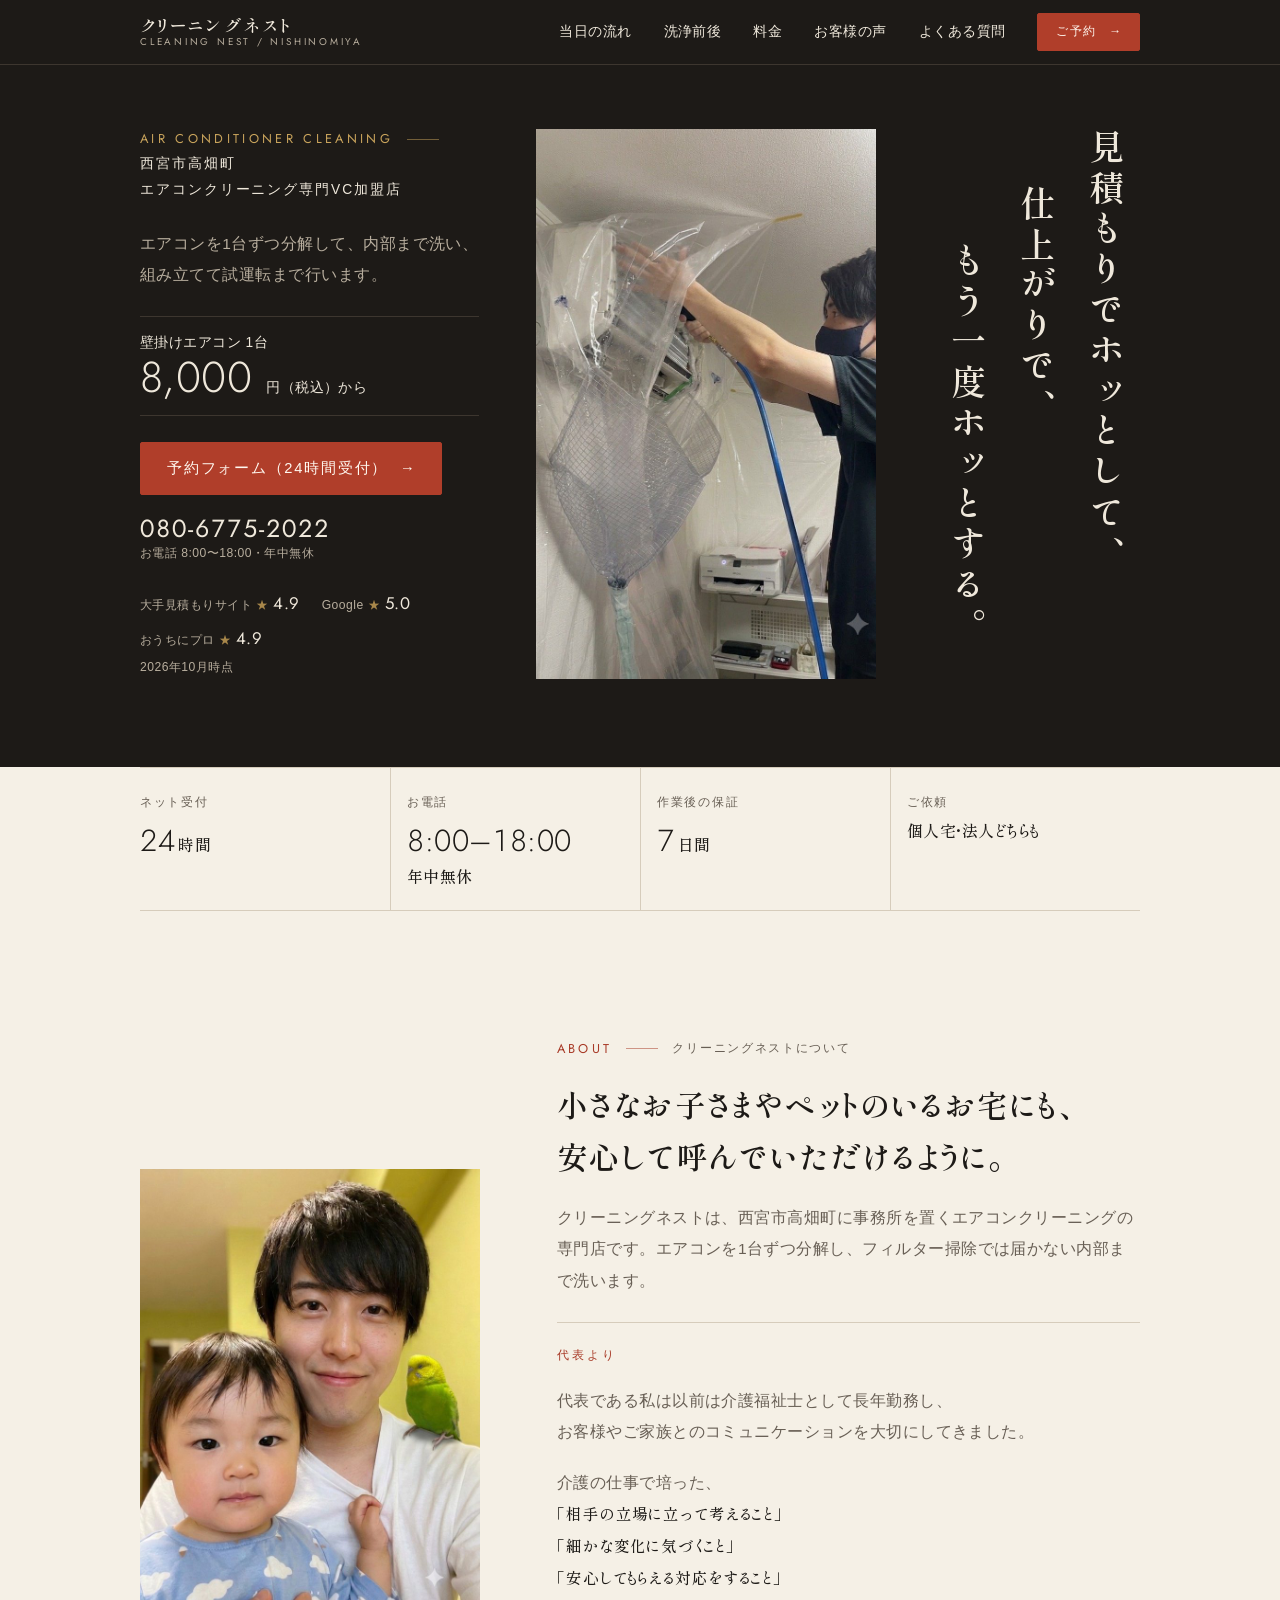
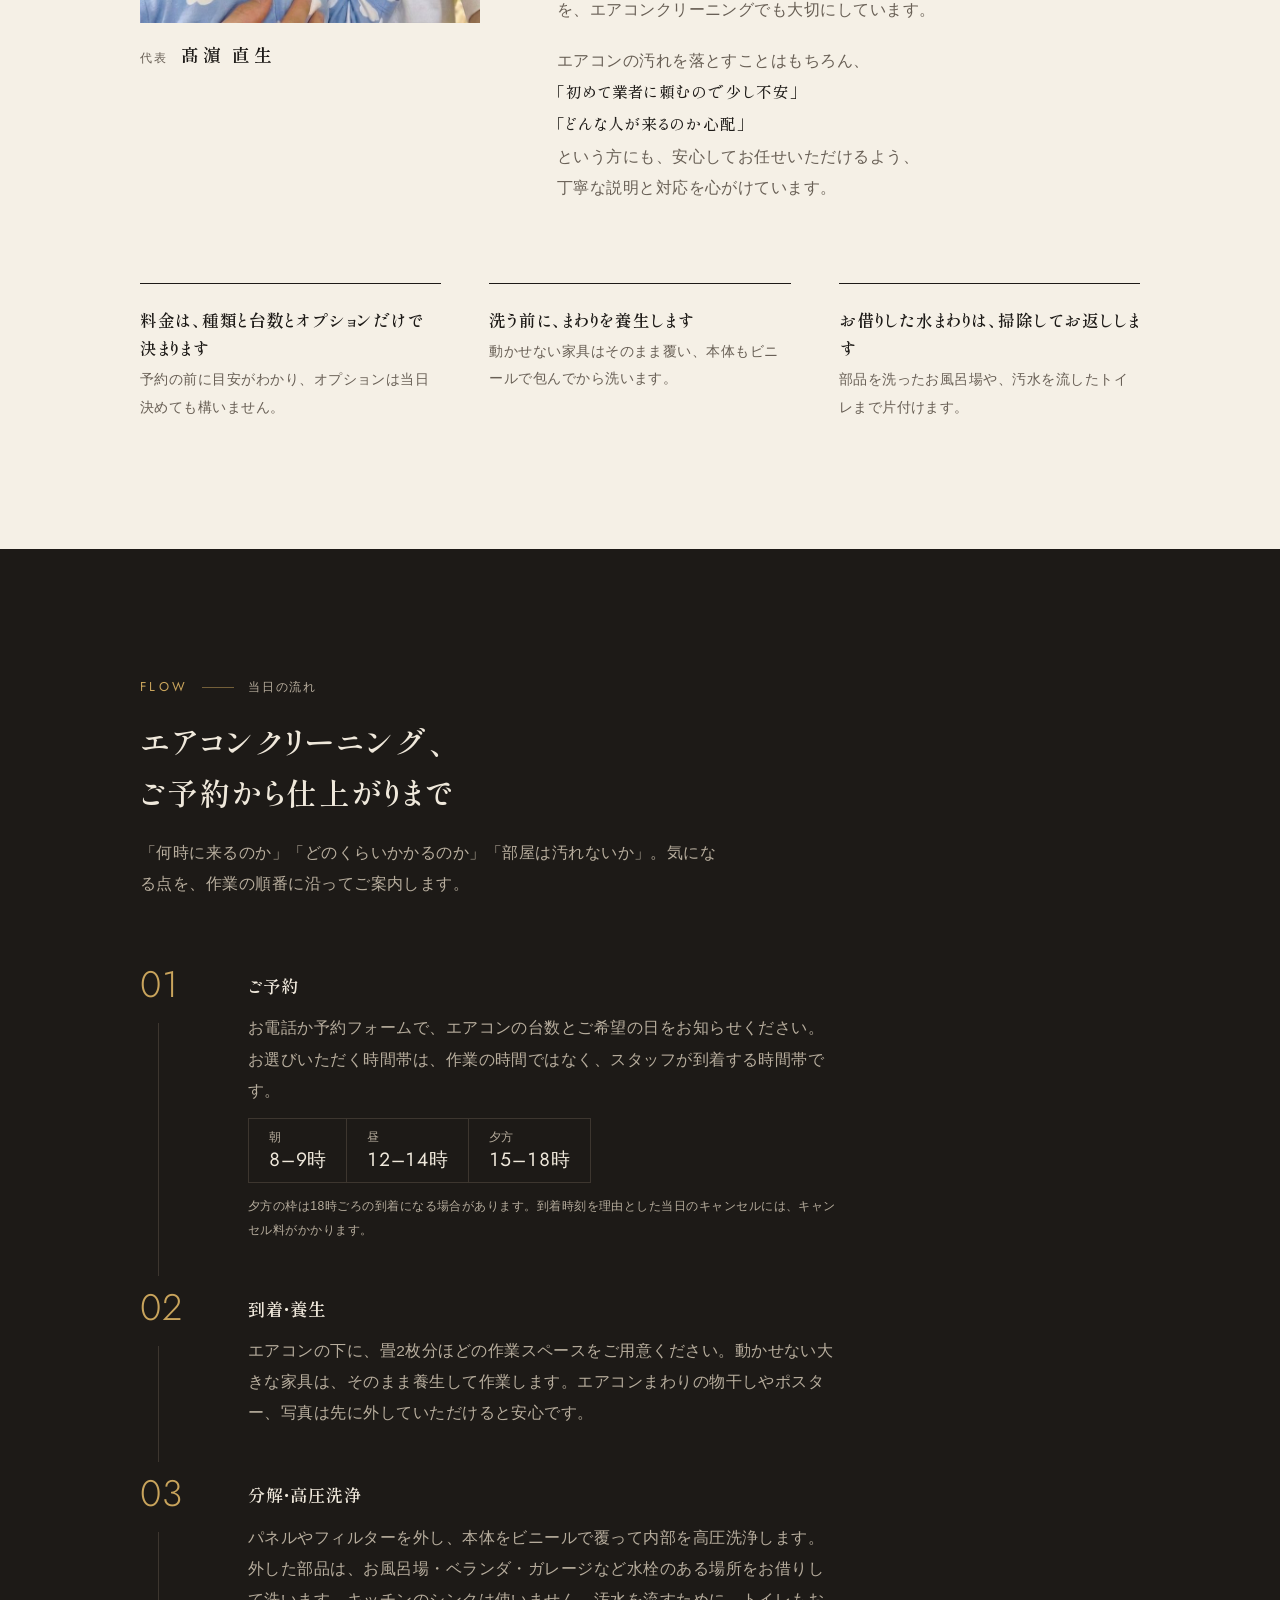
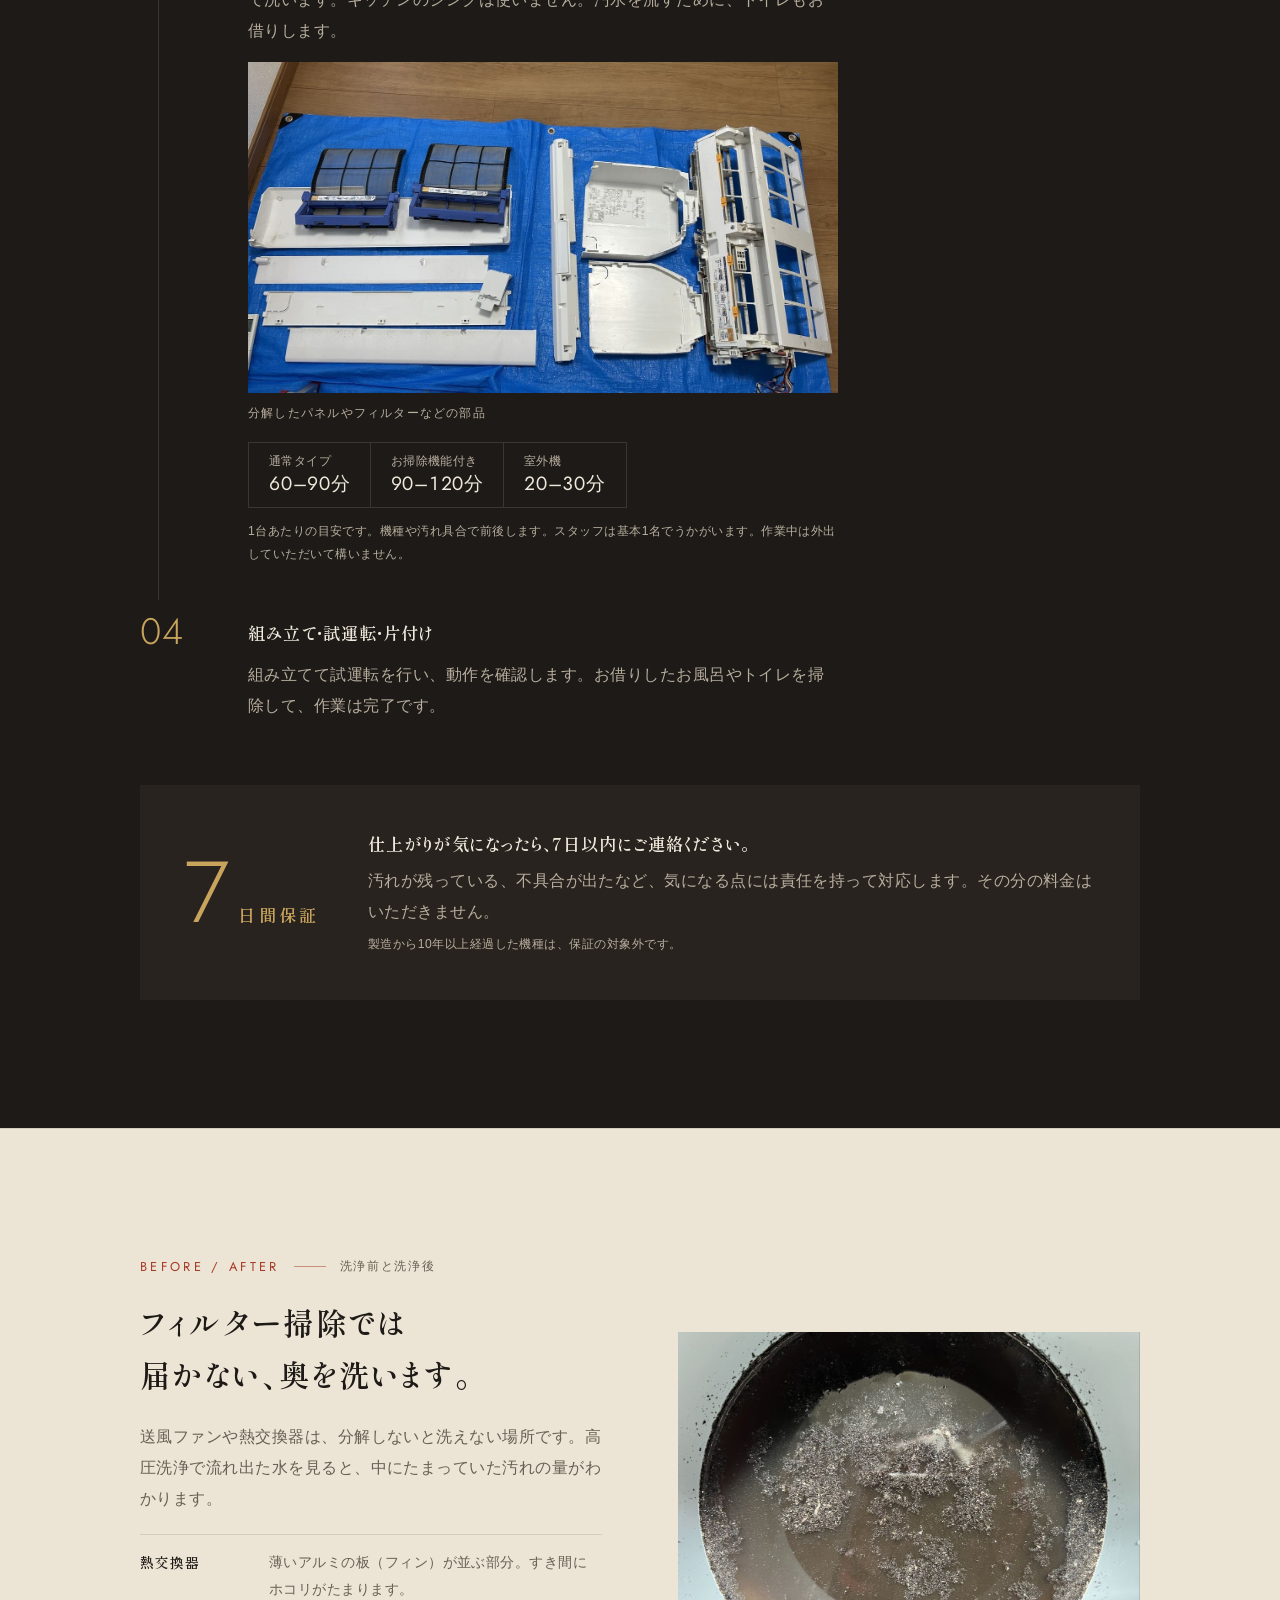
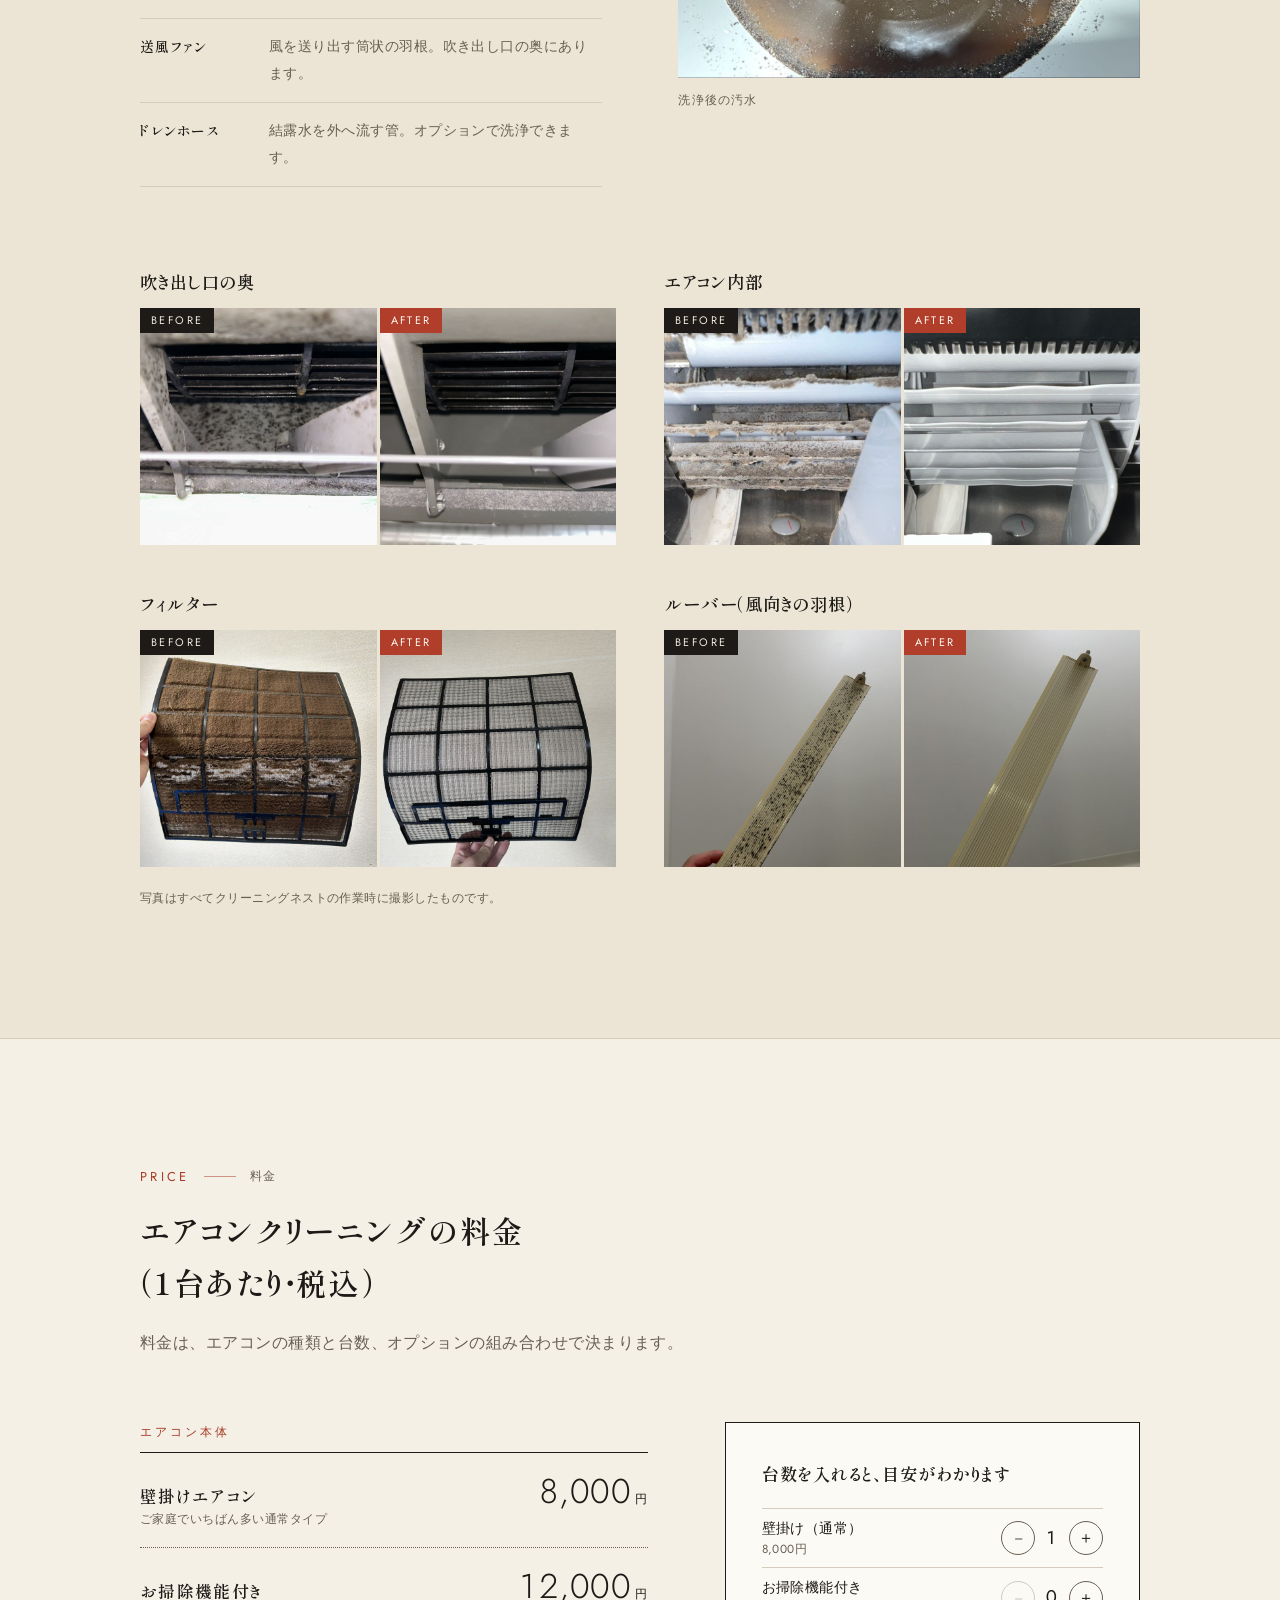
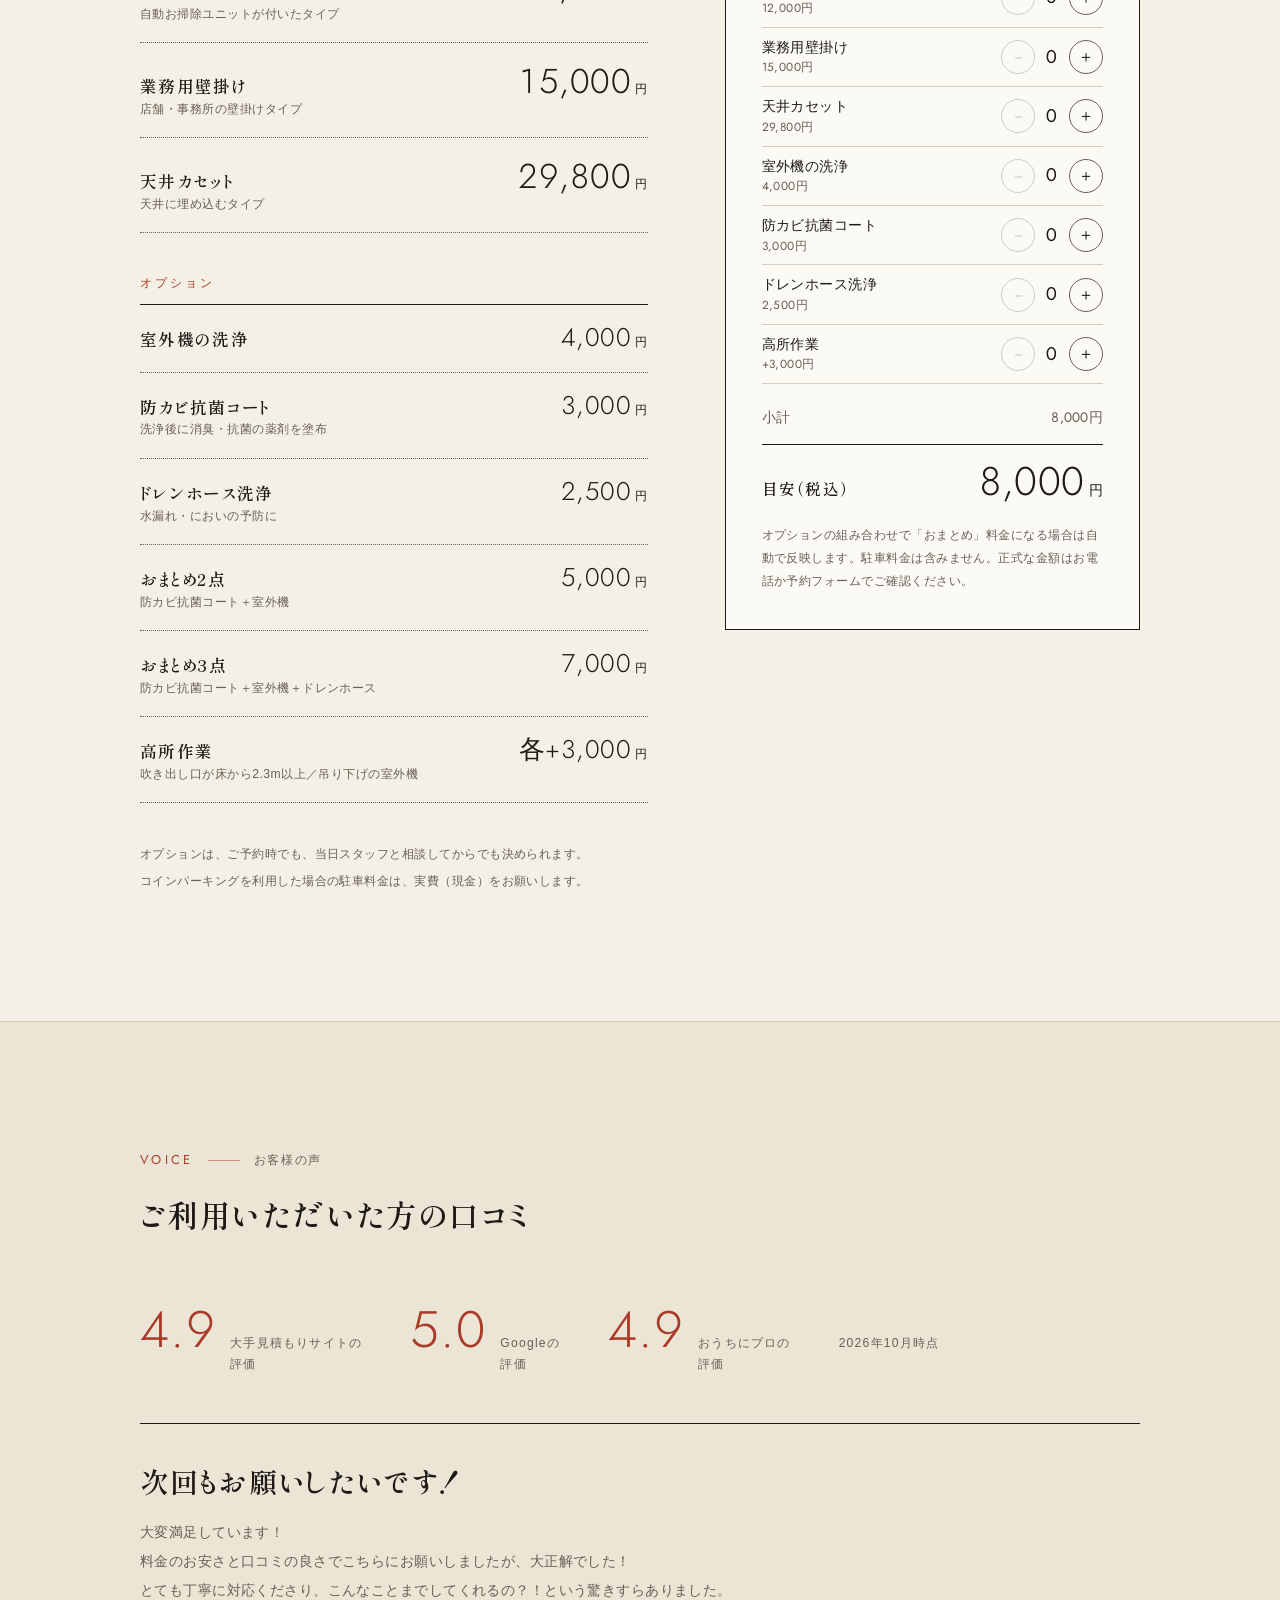
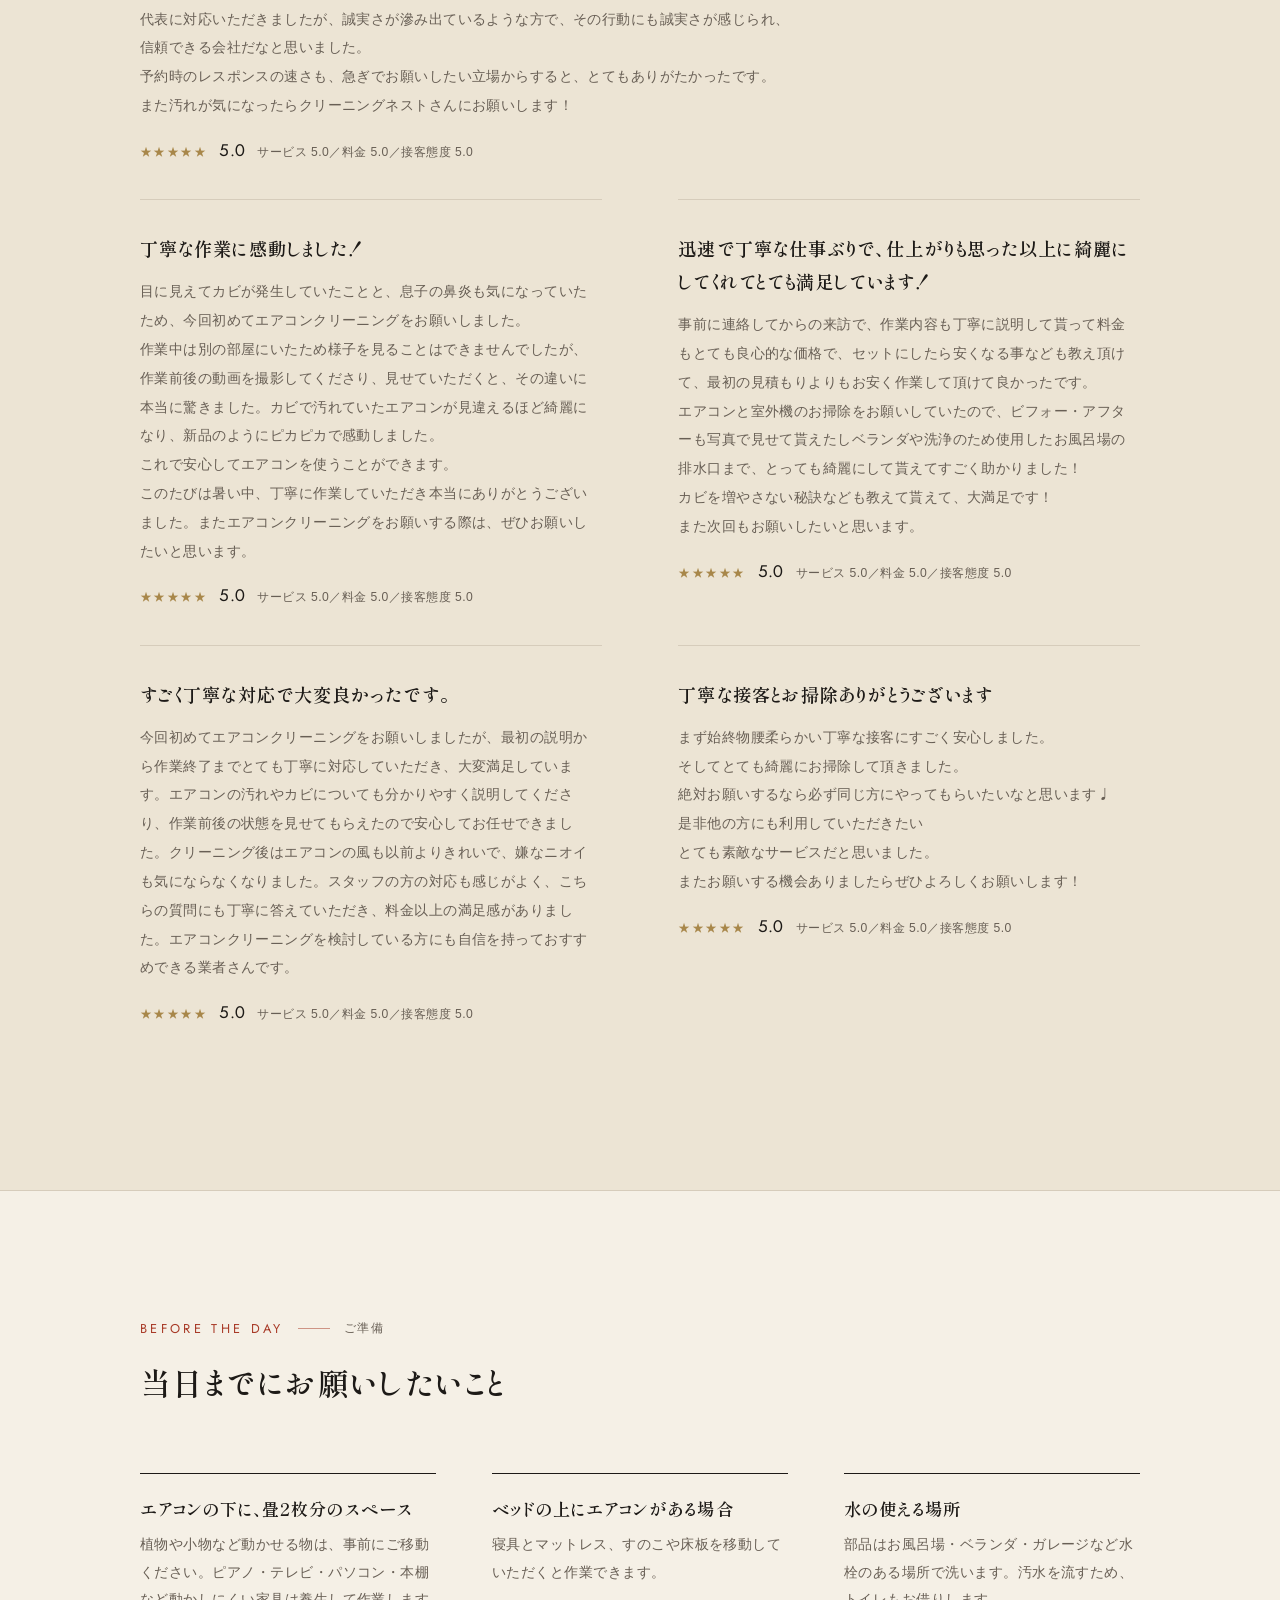
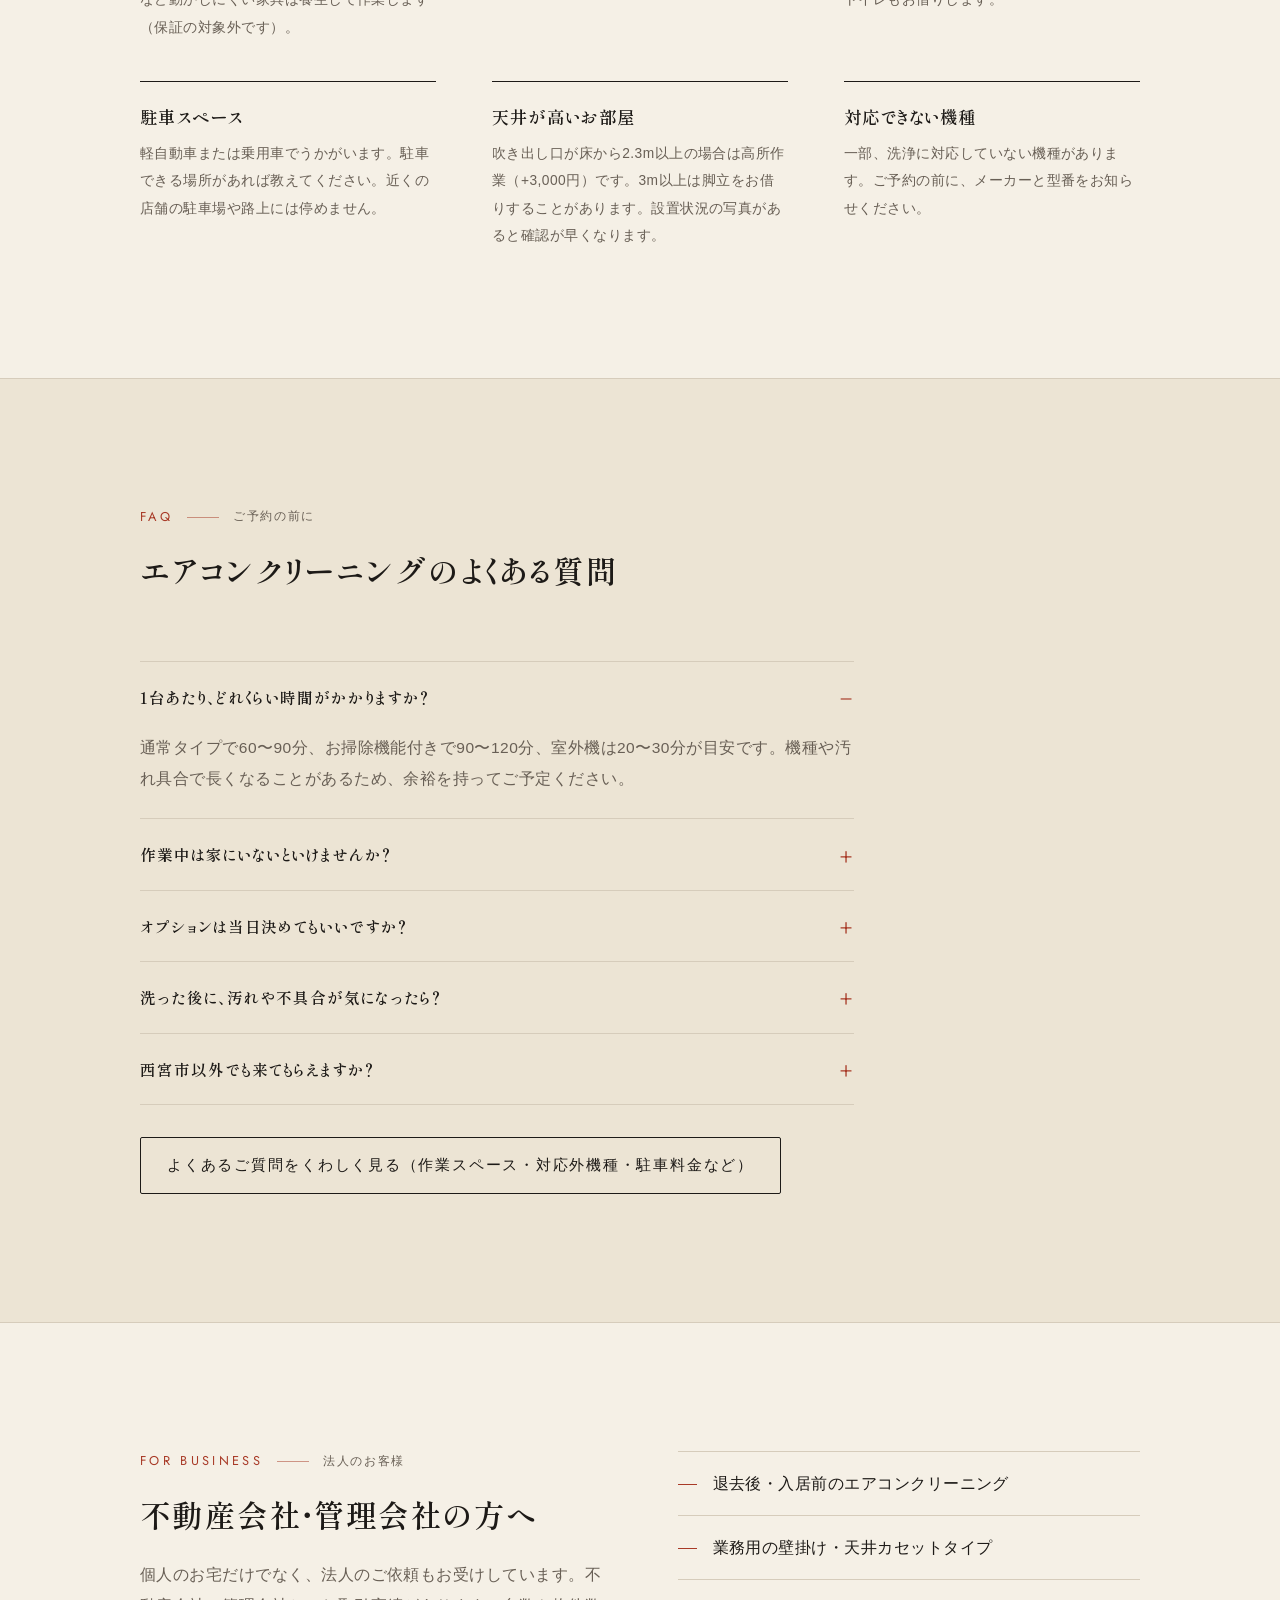
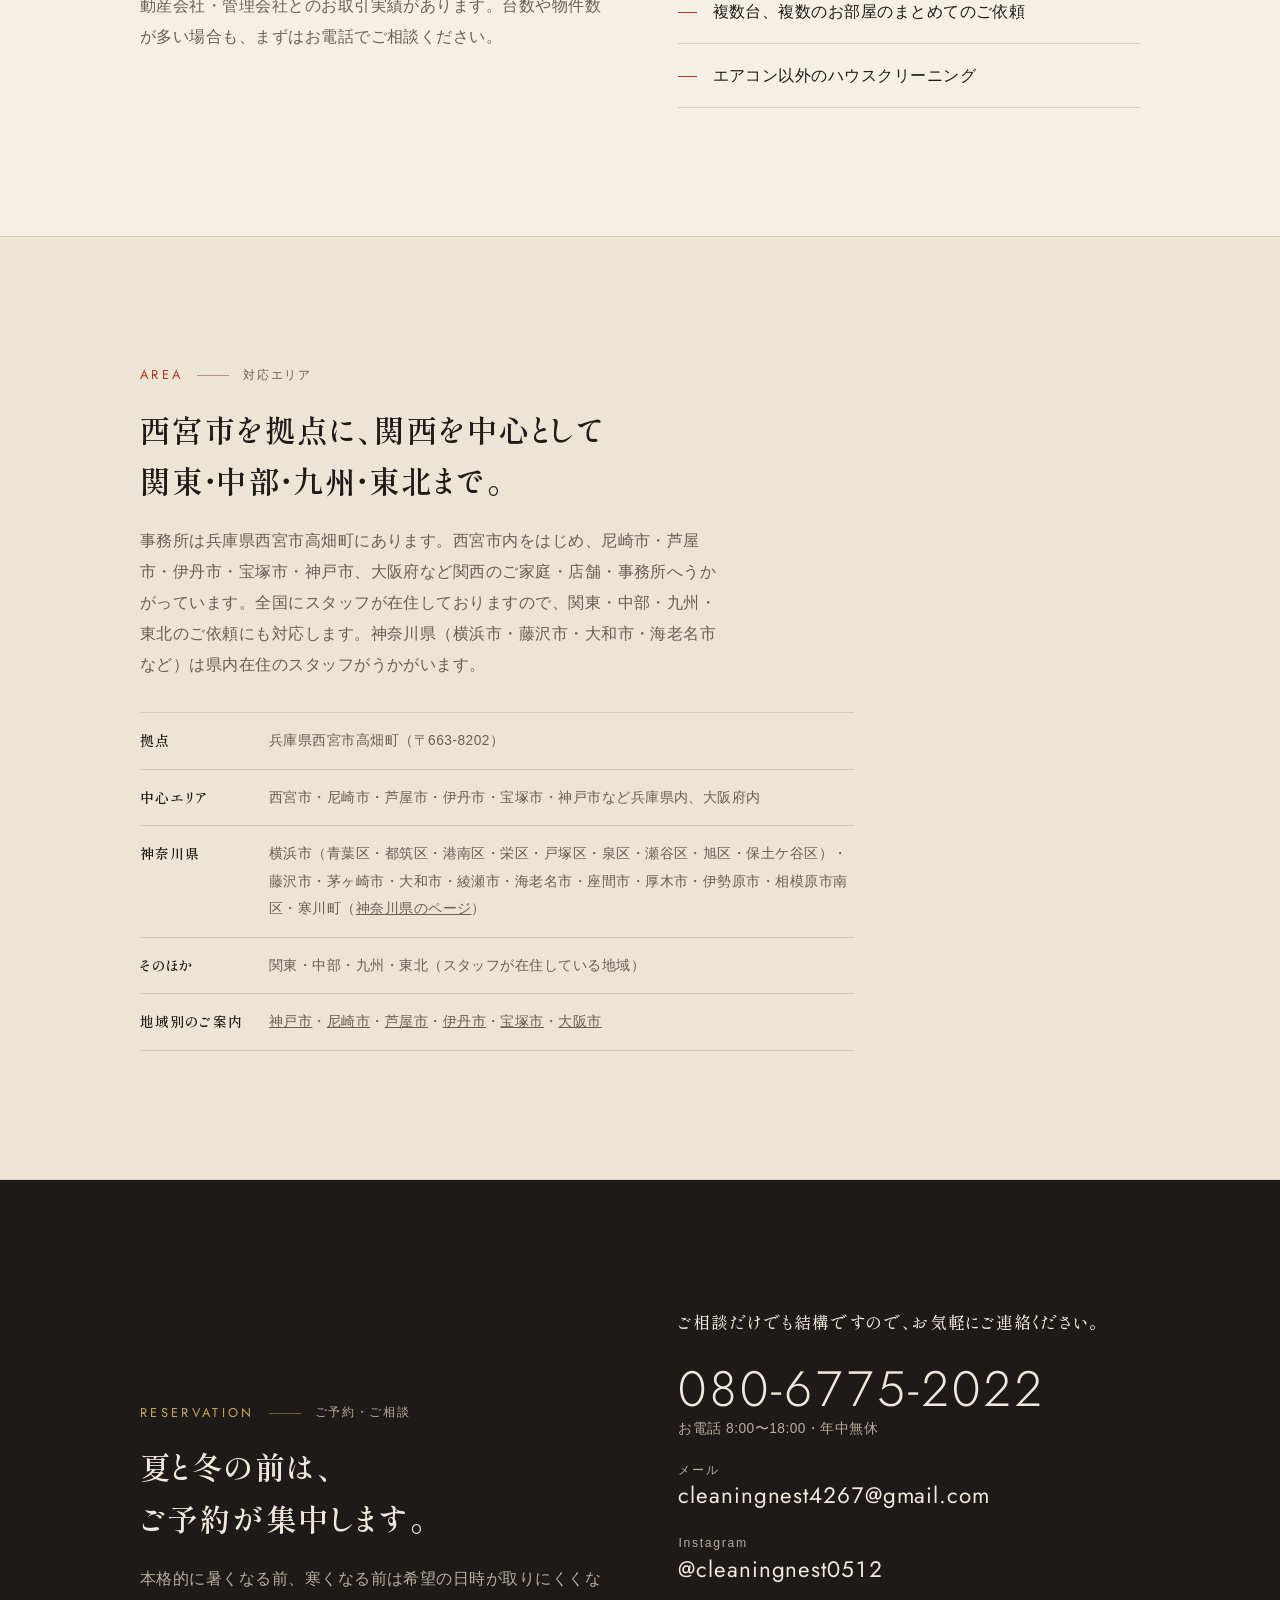
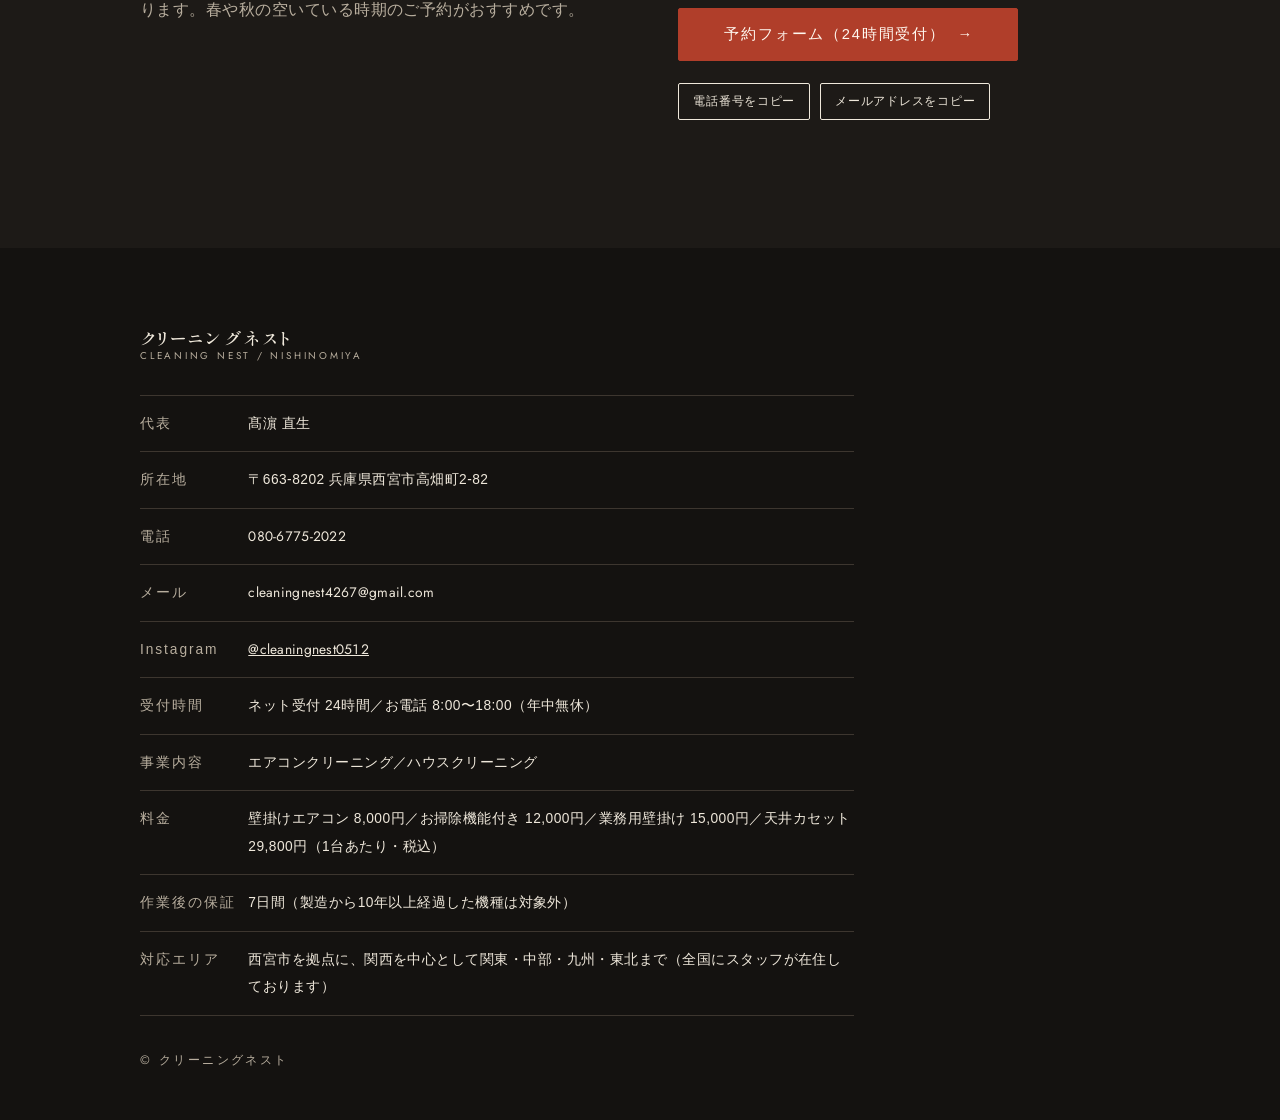
<file: index.html>
<!doctype html>
<html lang="ja">
<head>
<meta charset="utf-8">
<meta name="viewport" content="width=device-width,initial-scale=1">
<title>西宮市のエアコンクリーニング｜クリーニングネスト【1台8,000円〜】</title>
<meta name="description" content="西宮市高畑町のエアコンクリーニング専門店クリーニングネスト。分解・高圧洗浄・試運転まで1台ずつ丁寧に行います。壁掛け8,000円、お掃除機能付き12,000円（税込）。作業後7日間保証・年中無休・ネット予約24時間受付。西宮市・尼崎市・芦屋市・伊丹市・宝塚市・神戸市、大阪府など関西を中心に対応します。">
<meta name="robots" content="index,follow,max-image-preview:large,max-snippet:-1">
<meta name="msvalidate.01" content="F13F668EED2547768B0FC4547853A758">
<link rel="canonical" href="https://cleaning-nest.com/">
<meta name="theme-color" content="#1D1A17">
<meta name="format-detection" content="telephone=no">
<link rel="icon" href="favicon.ico" sizes="48x48">
<link rel="icon" href="favicon.svg" type="image/svg+xml">
<link rel="apple-touch-icon" href="apple-touch-icon.png">
<meta property="og:type" content="website">
<meta property="og:locale" content="ja_JP">
<meta property="og:site_name" content="クリーニングネスト">
<meta property="og:url" content="https://cleaning-nest.com/">
<meta property="og:title" content="西宮市のエアコンクリーニング｜クリーニングネスト【1台8,000円〜】">
<meta property="og:description" content="西宮市高畑町のエアコンクリーニング専門店クリーニングネスト。分解・高圧洗浄・試運転まで1台ずつ丁寧に行います。壁掛け8,000円、お掃除機能付き12,000円（税込）。作業後7日間保証・年中無休・ネット予約24時間受付。西宮市・尼崎市・芦屋市・伊丹市・宝塚市・神戸市、大阪府など関西を中心に対応します。">
<meta property="og:image" content="https://cleaning-nest.com/img/og.jpg">
<meta property="og:image:width" content="1200">
<meta property="og:image:height" content="630">
<meta name="twitter:card" content="summary_large_image">
<link rel="preconnect" href="https://fonts.googleapis.com">
<link rel="preconnect" href="https://fonts.gstatic.com" crossorigin>
<link rel="stylesheet" href="https://fonts.googleapis.com/css2?family=Jost:wght@300;400;500&family=Shippori+Mincho:wght@500;600;700&family=Zen+Kaku+Gothic+New:wght@400;500;700&display=swap">
<style>
html{color-scheme:light}
body{margin:0}
img{max-width:100%}
[hidden]{display:none!important}

/* Layout: 墨色の帯と生成りの地を交互に重ね、縦書きの明朝コピーと作業写真を主役にする。朱は予約ボタンだけ、金は細い欧文と数字に使う。 */
:root{
  --bg:#F5F0E6; --band:#ECE4D4; --surface:#FCFAF5; --ink:#1D1A17; --ink-soft:#685F55; --line:#D6CCBB;
  --accent:#A83A27; --gold:#A8874A; --tint:#ECE4D4; --mud:#8B6A3F; --shu:#B03E2A; --on-shu:#FFF8F0;
  --line-green:#06C755; --on-line-green:#FFFFFF;
  --deep:#1D1A17; --deep2:#141210; --deep-surface:#28231F; --on-deep:#EFE8DB; --on-deep-soft:#B8AE9E; --deep-line:#3D362F; --accent-on-deep:#C9A45C;
  --f-display:"Shippori Mincho","Hiragino Mincho ProN","Yu Mincho","Noto Serif JP","Noto Serif CJK JP",serif;
  --f-body:"Zen Kaku Gothic New","Hiragino Kaku Gothic ProN","Yu Gothic",Meiryo,sans-serif;
  --f-en:"Jost","Zen Kaku Gothic New","Hiragino Kaku Gothic ProN",sans-serif;
  --fs-catch:clamp(1.55rem,3vw,2.2rem); --fs-h2:clamp(1.35rem,2.7vw,1.9rem); --fs-h3:1.08rem; --fs-s:.86rem; --fs-xs:.76rem;
}


.inv{--bg:var(--deep);--band:var(--deep);--surface:var(--deep-surface);--ink:var(--on-deep);--ink-soft:var(--on-deep-soft);--line:var(--deep-line);--accent:var(--accent-on-deep);--tint:var(--deep-surface);background:var(--deep);color:var(--on-deep)}

*{box-sizing:border-box}
html{scroll-behavior:smooth}
body{background:var(--bg);color:var(--ink);font-family:var(--f-body);font-size:.97rem;line-height:2;letter-spacing:.03em;font-feature-settings:"palt"}
h1,h2,h3,p,ul,ol,dl,dd,blockquote,figure{margin:0}
ul,ol{padding:0;list-style:none}
a{color:inherit}
:focus-visible{outline:2px solid var(--accent);outline-offset:4px}
.wrap{max-width:1080px;margin-inline:auto;padding-inline:clamp(20px,5vw,40px)}
.sec{padding-block:clamp(64px,11vw,128px)}
.sec[id]{scroll-margin-top:72px}
.nb{display:inline-block}
h2,h3{word-break:auto-phrase}
.eyebrow{display:flex;flex-wrap:wrap;align-items:center;gap:4px 14px;font-size:var(--fs-xs);color:var(--ink-soft);letter-spacing:.14em;line-height:1.6}
.eyebrow .en{font-family:var(--f-en);font-weight:400;font-size:.8rem;text-transform:uppercase;letter-spacing:.26em;color:var(--accent);display:inline-flex;align-items:center;gap:14px}
.eyebrow .en::after{content:"";width:32px;height:1px;background:currentColor;opacity:.5}
h2{font-family:var(--f-display);font-weight:600;font-size:var(--fs-h2);line-height:1.7;letter-spacing:.08em;text-wrap:balance}
h3{font-family:var(--f-display);font-weight:600;font-size:var(--fs-h3);line-height:1.7;letter-spacing:.06em}
.head{display:grid;gap:18px;max-width:38em;margin-bottom:clamp(36px,6vw,64px)}
.head p:not(.eyebrow){color:var(--ink-soft)}
.note{font-size:var(--fs-xs);color:var(--ink-soft);line-height:1.9}
.num{font-family:var(--f-en);font-variant-numeric:tabular-nums;font-weight:400;letter-spacing:.02em}
.fins{height:18px;background:repeating-linear-gradient(90deg,var(--line) 0 1px,transparent 1px 8px)}

/* ヘッダー */
.top{position:sticky;top:env(safe-area-inset-top,0px);z-index:20;background:var(--bg);border-bottom:1px solid var(--line)}
.top .wrap{display:flex;align-items:center;justify-content:space-between;gap:16px;min-height:64px}
.logo{font-family:var(--f-display);font-weight:600;font-size:1.05rem;letter-spacing:.14em;text-decoration:none;display:flex;flex-direction:column;line-height:1.3}
.logo small{font-family:var(--f-en);font-weight:400;font-size:.62rem;letter-spacing:.28em;color:var(--ink-soft)}
.nav{display:flex;align-items:center;gap:clamp(14px,2.6vw,32px);font-size:var(--fs-s)}
.nav a{text-decoration:none}
.nav .links{display:flex;gap:clamp(14px,2.6vw,32px)}
.nav .links a{padding-block:4px;border-bottom:1px solid transparent}
.nav .links a:hover{border-bottom-color:var(--ink)}
.btn{display:inline-flex;align-items:center;justify-content:center;gap:12px;font-family:var(--f-body);font-weight:500;font-size:.92rem;letter-spacing:.12em;text-decoration:none;border-radius:2px;padding:15px 26px;line-height:1.4;border:1px solid var(--ink);cursor:pointer;transition:background .2s,color .2s}
.btn-solid{background:var(--ink);color:var(--bg)}
.btn-solid::after{content:"→";font-family:var(--f-en);letter-spacing:0}
.btn-solid:hover{background:var(--accent);border-color:var(--accent)}
.btn-line{background:transparent;color:var(--ink)}
.btn-line:hover{background:var(--tint)}
.btn-s{padding:9px 18px;font-size:var(--fs-xs)}

/* ヒーロー */
.hero{padding-block:clamp(32px,5vw,64px) clamp(48px,7vw,88px)}
.hero .wrap{display:grid;grid-template-columns:minmax(0,1fr) minmax(220px,340px) auto;grid-template-areas:"copy art catch";gap:clamp(20px,4.5vw,64px);align-items:stretch}
.catch{grid-area:catch;writing-mode:vertical-rl;font-family:var(--f-display);font-weight:600;font-size:var(--fs-catch);line-height:1.95;letter-spacing:.16em;font-feature-settings:normal}
.catch span{display:block;white-space:nowrap}
.catch span:nth-child(2){padding-top:1.6em}
.catch span:nth-child(3){padding-top:3.2em}
.eyebrow h1{display:contents;font:inherit;letter-spacing:inherit}
.art{grid-area:art;background:var(--tint);display:grid;align-items:center;min-width:0}
.art svg{display:block;width:100%;height:auto;max-height:540px}
.flow path{stroke-dasharray:3 9;animation:drift 3.2s linear infinite}
@keyframes drift{to{stroke-dashoffset:-48}}
@media (prefers-reduced-motion:reduce){.flow path{animation:none} html{scroll-behavior:auto} .btn{transition:none}}
.hero-copy{grid-area:copy;display:grid;gap:26px;align-content:end;min-width:0}
.lead{color:var(--ink-soft);max-width:28em}
.from{display:flex;flex-wrap:wrap;align-items:baseline;gap:4px 14px;padding-block:16px;border-block:1px solid var(--line);font-size:var(--fs-s);line-height:1.4}
.from b{font-family:var(--f-en);font-weight:300;font-size:2.7rem;line-height:1;letter-spacing:.01em}
.cta{display:flex;flex-wrap:wrap;gap:16px 24px;align-items:center}
.tel{display:grid;line-height:1.4;text-decoration:none}
.tel .num{font-size:1.55rem;letter-spacing:.08em}
.tel span{font-size:var(--fs-xs);color:var(--ink-soft)}
.rating{display:flex;flex-wrap:wrap;gap:4px 22px;font-size:var(--fs-xs);color:var(--ink-soft);line-height:1.8}
.rating b{color:var(--ink);font-family:var(--f-en);font-size:1.05rem;font-weight:400}
.rating span:last-child{flex-basis:100%}
.rating .star{color:var(--accent);letter-spacing:.12em;font-size:.72rem}

/* 数字の帯 */
.facts{display:grid;grid-template-columns:repeat(4,minmax(0,1fr));border-block:1px solid var(--line)}
.facts div{padding:22px 16px;display:grid;gap:4px;align-content:start;border-left:1px solid var(--line)}
.facts div:first-child{border-left:0;padding-left:0}
.facts dt{font-size:var(--fs-xs);color:var(--ink-soft);letter-spacing:.14em}
.facts dd{font-family:var(--f-display);font-weight:500;font-size:1rem;line-height:1.5}
.facts dd .num{font-size:1.9rem;font-weight:300;margin-right:.1em}

/* 紹介 */
.about{display:grid;grid-template-columns:minmax(0,1fr) minmax(0,1fr);gap:clamp(32px,6vw,80px);align-items:start}
.about .body{display:grid;gap:20px}
.about .body p:not(.eyebrow):not(.sign){color:var(--ink-soft)}
.promise{display:grid;border-top:1px solid var(--line)}
.promise li{display:grid;gap:4px;padding:24px 0;border-bottom:1px solid var(--line)}
.promise b{font-family:var(--f-display);font-weight:600;font-size:1.04rem;letter-spacing:.06em;line-height:1.7}
.promise span{color:var(--ink-soft);font-size:var(--fs-s)}
.sign{font-size:var(--fs-xs);color:var(--ink-soft);letter-spacing:.14em}
.sign b{font-family:var(--f-display);font-weight:600;font-size:1.1rem;color:var(--ink);margin-left:.8em;letter-spacing:.2em}

/* 流れ */
.band{background:var(--surface);border-block:1px solid var(--line)}
.steps{display:grid;counter-reset:s}
.steps>li{display:grid;grid-template-columns:76px minmax(0,1fr);gap:0 clamp(12px,3vw,32px);padding-bottom:44px;position:relative}
.steps>li::before{counter-increment:s;content:counter(s,decimal-leading-zero);font-family:var(--f-en);font-weight:300;font-size:2.3rem;line-height:1.2;color:var(--accent);letter-spacing:.02em}
.steps>li::after{content:"";position:absolute;left:18px;top:60px;bottom:10px;width:1px;background:var(--line)}
.steps>li:last-child{padding-bottom:0}
.steps>li:last-child::after{display:none}
.step{display:grid;gap:12px;min-width:0;padding-top:8px;max-width:38em}
.step>p:not(.note){color:var(--ink-soft)}
.chips{display:flex;flex-wrap:wrap;gap:0;border:1px solid var(--line);width:fit-content;max-width:100%}
.chips li{padding:10px 20px;line-height:1.4;font-size:var(--fs-xs);color:var(--ink-soft);border-left:1px solid var(--line);margin-left:-1px}
.chips b{display:block;font-family:var(--f-en);font-size:1.2rem;font-weight:400;color:var(--ink);font-variant-numeric:tabular-nums;letter-spacing:.04em}
.promise-7{margin-top:clamp(40px,6vw,64px);background:var(--tint);padding:clamp(24px,4.5vw,44px);display:grid;grid-template-columns:auto minmax(0,1fr);gap:8px clamp(20px,5vw,48px);align-items:center}
.promise-7 .big{font-family:var(--f-en);font-weight:300;font-size:clamp(3.6rem,10vw,5.4rem);line-height:1;color:var(--accent)}
.promise-7 .big small{font-family:var(--f-display);font-size:.2em;font-weight:600;letter-spacing:.2em;margin-left:.5em}
.promise-7 .txt{display:grid;gap:6px}
.promise-7 .txt p:not(.note){color:var(--ink-soft)}

/* 内部洗浄 */
.inside{display:grid;grid-template-columns:minmax(0,1fr) minmax(0,1fr);gap:clamp(32px,6vw,80px);align-items:center}
.inside .body{display:grid;gap:20px}
.inside .body>p:not(.eyebrow){color:var(--ink-soft)}
.parts{display:grid;border-top:1px solid var(--line)}
.parts li{display:grid;grid-template-columns:8.5em minmax(0,1fr);gap:12px;padding:14px 0;border-bottom:1px solid var(--line);font-size:var(--fs-s)}
.parts b{font-family:var(--f-display);font-weight:600;letter-spacing:.08em}
.parts span{color:var(--ink-soft)}
.water{display:grid;gap:12px}
.water .bar{height:clamp(160px,28vw,280px);border:1px solid var(--ink);background:linear-gradient(90deg,var(--mud) 0%,var(--mud) 12%,var(--tint) 80%,var(--surface) 100%);position:relative;overflow:hidden}
.water .bar::after{content:"";position:absolute;inset:0;background:repeating-linear-gradient(90deg,var(--ink) 0 1px,transparent 1px 8px);opacity:.14}
.water .ends{display:flex;justify-content:space-between;gap:12px;font-size:var(--fs-xs);letter-spacing:.14em;color:var(--ink-soft)}
.water .ends span:last-child{text-align:right}

/* 料金 */
.price-grid{display:grid;grid-template-columns:minmax(0,1.1fr) minmax(0,.9fr);gap:clamp(36px,6vw,80px);align-items:start}
.menu{display:grid;gap:40px;min-width:0}
.menu h3{font-family:var(--f-body);font-weight:500;color:var(--accent);font-size:var(--fs-xs);letter-spacing:.24em;padding-bottom:10px;border-bottom:1px solid var(--ink)}
.menu ul{display:grid}
.menu li{display:grid;grid-template-columns:minmax(0,1fr) auto;gap:12px;align-items:baseline;padding:18px 0;border-bottom:1px dotted var(--ink-soft)}
.menu .nm{display:grid;line-height:1.6}
.menu .nm b{font-family:var(--f-display);font-weight:600;font-size:1.04rem;letter-spacing:.08em}
.menu .nm span{font-size:var(--fs-xs);color:var(--ink-soft)}
.menu .pr{font-family:var(--f-en);font-weight:300;font-size:1.6rem;line-height:1.2;font-variant-numeric:tabular-nums;white-space:nowrap}
.menu .pr small{font-family:var(--f-body);font-size:var(--fs-xs);font-weight:400;margin-left:4px}
.menu .main .pr{font-size:2.15rem}
.menu-notes{display:grid;gap:4px}
.calc{background:var(--surface);border:1px solid var(--ink);padding:clamp(22px,4vw,36px);display:grid;gap:20px;min-width:0}
.calc .rows{display:grid;border-top:1px solid var(--line)}
.calc .row{display:grid;grid-template-columns:minmax(0,1fr) auto;gap:10px;align-items:center;padding:10px 0;border-bottom:1px solid var(--line);font-size:var(--fs-s)}
.calc .row label{line-height:1.5}
.calc .row small{display:block;font-family:var(--f-en);font-size:.74rem;color:var(--ink-soft);letter-spacing:.04em}
.stepper{display:flex;align-items:center;gap:6px}
.stepper button{width:34px;height:34px;border-radius:50%;border:1px solid var(--ink-soft);background:transparent;color:var(--ink);font-size:1rem;line-height:1;cursor:pointer;font-family:var(--f-en);font-weight:300}
.stepper button:hover{background:var(--tint);border-color:var(--ink)}
.stepper button:disabled{opacity:.3;cursor:default;background:transparent;border-color:var(--ink-soft)}
.stepper output{min-width:2ch;text-align:center;font-family:var(--f-en);font-weight:400;font-size:1.15rem;font-variant-numeric:tabular-nums}
.sum{display:grid;gap:4px}
.sum .line{display:flex;justify-content:space-between;gap:12px;font-size:var(--fs-s);color:var(--ink-soft)}
.sum .line.off{color:var(--accent)}
.sum .total{display:flex;justify-content:space-between;align-items:baseline;gap:12px;padding-top:14px;margin-top:8px;border-top:1px solid var(--ink);font-family:var(--f-display);font-weight:600;letter-spacing:.1em}
.sum .total .num{font-size:2.5rem;font-weight:300;line-height:1.1;letter-spacing:.01em}
.sum .total .num small{font-family:var(--f-body);font-size:var(--fs-s);font-weight:400;margin-left:4px}

/* 声 */
.score{display:flex;flex-wrap:wrap;align-items:baseline;gap:12px 48px;margin-bottom:clamp(28px,5vw,48px)}
.score div{display:flex;align-items:baseline;gap:14px}
.score .num{font-size:3.2rem;font-weight:300;line-height:1;color:var(--accent)}
.score span{font-size:var(--fs-xs);color:var(--ink-soft);line-height:1.7;letter-spacing:.1em}
.voices{display:grid;grid-template-columns:repeat(2,minmax(0,1fr));gap:0 clamp(32px,6vw,80px)}
.voices figure{display:grid;gap:14px;align-content:start;padding:32px 0;border-top:1px solid var(--line)}
.voices blockquote{font-family:var(--f-display);font-weight:500;font-size:1.04rem;line-height:2.1;letter-spacing:.06em}
.voices figcaption{font-size:var(--fs-xs);color:var(--ink-soft)}

/* 準備・FAQ */
.prep{display:grid;grid-template-columns:repeat(3,minmax(0,1fr));gap:40px clamp(24px,4.5vw,56px)}
.prep li{display:grid;gap:8px;align-content:start;padding-top:20px;border-top:1px solid var(--ink)}
.prep p{font-size:var(--fs-s);color:var(--ink-soft)}
.faq{display:grid;max-width:46em;border-top:1px solid var(--line)}
.faq details{border-bottom:1px solid var(--line)}
.faq summary{cursor:pointer;list-style:none;display:grid;grid-template-columns:minmax(0,1fr) auto;gap:16px;align-items:center;padding:22px 0;font-family:var(--f-display);font-weight:600;letter-spacing:.06em;line-height:1.7}
.faq summary::-webkit-details-marker{display:none}
.faq summary::after{content:"+";font-family:var(--f-en);font-weight:300;color:var(--accent);font-size:1.5rem;line-height:1}
.faq details[open] summary::after{content:"−"}
.faq details p{padding:0 0 24px;color:var(--ink-soft)}

/* 法人 */
.biz{display:grid;grid-template-columns:minmax(0,1fr) minmax(0,1fr);gap:clamp(32px,6vw,80px);align-items:start}
.biz .body{display:grid;gap:18px}
.biz .body>p:not(.eyebrow){color:var(--ink-soft)}
.ticks{display:grid;border-top:1px solid var(--line)}
.ticks li{padding:16px 0 16px 2.2em;border-bottom:1px solid var(--line);position:relative}
.ticks li::before{content:"";position:absolute;left:0;top:50%;width:1.2em;height:1px;background:var(--accent)}

/* 予約 */
.reserve .wrap{display:grid;grid-template-columns:minmax(0,1fr) minmax(0,1fr);gap:clamp(32px,6vw,80px);align-items:center}
.reserve .body{display:grid;gap:18px}
.reserve .body>p:not(.eyebrow){color:var(--ink-soft)}
.reserve .box{display:grid;gap:22px;justify-items:start}
.reserve .tel .num{font-size:clamp(2.1rem,6.5vw,3.1rem);font-weight:300;letter-spacing:.06em;line-height:1.2}
.reserve .tel span{font-size:var(--fs-s)}
.reserve .acts{display:flex;flex-wrap:wrap;gap:12px;align-items:center}

/* フッター */
footer{padding-block:clamp(48px,7vw,80px) 48px}
footer .wrap{display:grid;gap:32px}
.info{display:grid;border-top:1px solid var(--line);max-width:46em}
.info div{display:grid;grid-template-columns:7em minmax(0,1fr);gap:12px;padding:14px 0;border-bottom:1px solid var(--line);font-size:var(--fs-s)}
.info dt{color:var(--ink-soft);letter-spacing:.14em}
.copy{font-family:var(--f-en);font-size:var(--fs-xs);color:var(--ink-soft);letter-spacing:.2em}

/* v3: 墨の帯・写真 */
.band{background:var(--band)}
footer.inv{background:var(--deep2)}
.btn-solid{background:var(--shu);border-color:var(--shu);color:var(--on-shu)}
.btn-solid:hover{background:var(--shu);border-color:var(--shu);filter:brightness(1.14)}
.rating .star{color:var(--gold)}
.from span:first-child{flex-basis:100%}
.art{position:relative;min-height:440px;overflow:hidden;background:var(--tint)}
.art img{position:absolute;inset:0;width:100%;height:100%;object-fit:cover;object-position:50% 30%}
.about{grid-template-columns:minmax(0,340px) minmax(0,1fr);align-items:center}
.portrait{display:grid;gap:14px}
.portrait img{display:block;width:100%;height:auto;aspect-ratio:3/4;object-fit:cover}
.portrait figcaption{font-size:var(--fs-xs);color:var(--ink-soft);letter-spacing:.14em}
.portrait figcaption b{font-family:var(--f-display);font-weight:600;font-size:1.1rem;color:var(--ink);margin-left:.8em;letter-spacing:.2em}
.promise{grid-template-columns:repeat(3,minmax(0,1fr));gap:0 clamp(24px,4vw,48px);border-top:0;margin-top:clamp(44px,7vw,80px)}
.promise li{border-top:1px solid var(--ink);border-bottom:0;padding:22px 0 0;align-content:start}
.shot{display:grid;gap:8px;margin-block:4px}
.shot img{display:block;width:100%;height:auto;aspect-ratio:16/9;object-fit:cover}
.shot figcaption,.osui figcaption{font-size:var(--fs-xs);color:var(--ink-soft);letter-spacing:.1em}
.osui{display:grid;gap:10px}
.osui img{display:block;width:100%;height:auto;aspect-ratio:4/3;object-fit:cover}
.pairs{display:grid;grid-template-columns:repeat(2,minmax(0,1fr));gap:44px clamp(24px,4vw,48px);margin-block:clamp(44px,7vw,80px) 20px}
.pairs li{display:grid;gap:12px;align-content:start}
.ba{display:grid;grid-template-columns:minmax(0,1fr) minmax(0,1fr);gap:3px}
.ba figure{position:relative}
.ba img{display:block;width:100%;height:auto;aspect-ratio:1;object-fit:cover}
.ba figcaption{position:absolute;left:0;top:0;font-family:var(--f-en);font-size:.68rem;letter-spacing:.22em;text-transform:uppercase;line-height:1.4;padding:5px 11px;background:var(--deep);color:var(--on-deep)}
.ba figure:last-child figcaption{background:var(--shu);color:var(--on-shu)}

.hero .eyebrow{font-size:var(--fs-s);color:var(--ink)}
.voices figure.feature{grid-column:1/-1;border-top-color:var(--ink)}
.voices .vt{font-family:var(--f-display);font-weight:600;font-size:1.14rem;line-height:1.8;letter-spacing:.06em;margin-bottom:12px;word-break:auto-phrase}
.voices .feature .vt{font-size:clamp(1.3rem,2.6vw,1.75rem)}
.voices .vb{font-family:var(--f-body);font-weight:400;font-size:.9rem;line-height:2;letter-spacing:.03em;color:var(--ink-soft);white-space:pre-line;max-width:46em}
.voices figcaption{display:flex;flex-wrap:wrap;align-items:baseline;gap:4px 12px}
.voices figcaption b{font-size:1.05rem;color:var(--ink)}
.voices .star{color:var(--gold);letter-spacing:.12em}
.mail{display:grid;line-height:1.5;text-decoration:none}
.mail span{font-size:var(--fs-xs);color:var(--ink-soft);letter-spacing:.14em}
.mail .num{font-size:clamp(1.05rem,2.8vw,1.4rem);font-weight:400;letter-spacing:.04em;overflow-wrap:anywhere}
.info dd{overflow-wrap:anywhere}
.more{margin-top:32px}
.more .btn{text-align:left;line-height:1.7}
.head.area{margin-bottom:0}
.area-list{margin-top:32px;max-width:46em}
.consult{font-family:var(--f-display);font-weight:500;font-size:1.04rem;letter-spacing:.06em;line-height:1.8}
.owner-h{font-family:var(--f-body);font-weight:500;font-size:var(--fs-xs);letter-spacing:.24em;color:var(--accent);padding-top:22px;margin-top:6px;border-top:1px solid var(--line)}
.about .q{font-family:var(--f-display);font-weight:500;color:var(--ink);letter-spacing:.06em}
.btn-lineapp{background:var(--line-green);border-color:var(--line-green);color:var(--on-line-green)}
.btn-lineapp:hover{filter:brightness(1.08)}
.line-qr{display:flex;align-items:center;gap:16px}
.line-qr img{width:96px;height:96px;background:#FFFFFF;padding:6px;border-radius:2px}
.line-qr figcaption{font-size:var(--fs-xs);color:var(--ink-soft);line-height:1.8}
.reserve .acts:not(.copies){display:grid;grid-template-columns:minmax(0,1fr);width:100%;max-width:340px}
.reserve .copies{gap:10px}
.reserve .copies .btn{padding:9px 14px;letter-spacing:.06em}
.line-new{display:flex;align-items:flex-start;gap:10px;max-width:340px;font-size:var(--fs-xs);line-height:1.8;color:var(--ink-soft)}
.line-new .badge{flex:none;font-family:var(--f-en);font-size:.66rem;letter-spacing:.16em;line-height:1;padding:5px 8px 4px;margin-top:2px;border:1px solid var(--line-green);color:var(--line-green);border-radius:2px}
.dock{display:none}

@media (max-width:860px){
  .hero .wrap{grid-template-columns:minmax(0,1fr) auto;grid-template-areas:"art catch" "copy copy";gap:28px clamp(16px,4vw,32px)}
  .about,.inside,.price-grid,.biz,.reserve .wrap{grid-template-columns:minmax(0,1fr)}
  .prep{grid-template-columns:repeat(2,minmax(0,1fr))}
  .nav .links{display:none}
  .art{min-height:340px}
  .about{grid-template-columns:minmax(0,1fr)}
  .portrait{max-width:320px}
  .promise{grid-template-columns:minmax(0,1fr);gap:24px}
}
@media (max-width:640px){
  .facts{grid-template-columns:repeat(2,minmax(0,1fr))}
  .facts div{padding:18px 14px}
  .facts dd .num{font-size:1.5rem}
  .from span:first-child{flex-basis:100%}
  .chips{display:grid;width:100%}
  .chips li{display:flex;justify-content:space-between;align-items:baseline;gap:12px;margin:0;border-left:0;border-top:1px solid var(--line)}
  .chips li:first-child{border-top:0}
  .chips b{display:inline}
  .facts div:nth-child(odd){border-left:0;padding-left:0}
  .facts div:nth-child(n+3){border-top:1px solid var(--line)}
  .voices,.prep,.pairs{grid-template-columns:minmax(0,1fr)}
  br.pc{display:none}
  .line-qr{display:none}
  .steps>li{grid-template-columns:54px minmax(0,1fr)}
  .steps>li::before{font-size:1.8rem}
  .steps>li::after{left:13px;top:50px}
  .step{padding-top:4px}
  .parts li{grid-template-columns:minmax(0,1fr);gap:2px}
  .promise-7{grid-template-columns:minmax(0,1fr)}
  .top .btn{display:none}
  footer{padding-bottom:112px}
  .dock{display:grid;grid-template-columns:1fr 1.3fr;gap:8px;position:fixed;left:0;right:0;bottom:0;z-index:30;background:var(--bg);border-top:1px solid var(--line);padding:10px 16px calc(10px + env(safe-area-inset-bottom,0px))}
  .dock .btn{padding:13px 8px;font-size:var(--fs-s);letter-spacing:.08em}
}
</style>
<script type="application/ld+json">{"@context": "https://schema.org", "@graph": [{"@type": "WebSite", "@id": "https://cleaning-nest.com/#website", "url": "https://cleaning-nest.com/", "name": "クリーニングネスト", "alternateName": "Cleaning Nest", "inLanguage": "ja", "publisher": {"@id": "https://cleaning-nest.com/#business"}}, {"@type": "WebPage", "@id": "https://cleaning-nest.com/#webpage", "url": "https://cleaning-nest.com/", "name": "西宮市のエアコンクリーニング｜クリーニングネスト【1台8,000円〜】", "description": "西宮市高畑町のエアコンクリーニング専門店クリーニングネスト。分解・高圧洗浄・試運転まで1台ずつ丁寧に行います。壁掛け8,000円、お掃除機能付き12,000円（税込）。作業後7日間保証・年中無休・ネット予約24時間受付。西宮市・尼崎市・芦屋市・伊丹市・宝塚市・神戸市、大阪府など関西を中心に対応します。", "inLanguage": "ja", "isPartOf": {"@id": "https://cleaning-nest.com/#website"}, "about": {"@id": "https://cleaning-nest.com/#business"}, "primaryImageOfPage": "https://cleaning-nest.com/img/og.jpg", "dateModified": "2026-11-21"}, {"@type": "HVACBusiness", "@id": "https://cleaning-nest.com/#business", "name": "クリーニングネスト", "alternateName": "Cleaning Nest", "description": "西宮市高畑町のエアコンクリーニング専門店クリーニングネスト。分解・高圧洗浄・試運転まで1台ずつ丁寧に行います。壁掛け8,000円、お掃除機能付き12,000円（税込）。作業後7日間保証・年中無休・ネット予約24時間受付。西宮市・尼崎市・芦屋市・伊丹市・宝塚市・神戸市、大阪府など関西を中心に対応します。", "url": "https://cleaning-nest.com/", "image": ["https://cleaning-nest.com/img/hero.jpg", "https://cleaning-nest.com/img/og.jpg"], "logo": "https://cleaning-nest.com/apple-touch-icon.png", "telephone": "+81-80-6775-2022", "email": "cleaningnest4267@gmail.com", "address": {"@type": "PostalAddress", "postalCode": "663-8202", "addressRegion": "兵庫県", "addressLocality": "西宮市", "streetAddress": "高畑町2-82", "addressCountry": "JP"}, "areaServed": [{"@type": "City", "name": "西宮市", "containedInPlace": {"@type": "AdministrativeArea", "name": "兵庫県"}}, {"@type": "City", "name": "尼崎市", "containedInPlace": {"@type": "AdministrativeArea", "name": "兵庫県"}}, {"@type": "City", "name": "芦屋市", "containedInPlace": {"@type": "AdministrativeArea", "name": "兵庫県"}}, {"@type": "City", "name": "伊丹市", "containedInPlace": {"@type": "AdministrativeArea", "name": "兵庫県"}}, {"@type": "City", "name": "宝塚市", "containedInPlace": {"@type": "AdministrativeArea", "name": "兵庫県"}}, {"@type": "City", "name": "神戸市", "containedInPlace": {"@type": "AdministrativeArea", "name": "兵庫県"}}, {"@type": "AdministrativeArea", "name": "兵庫県"}, {"@type": "AdministrativeArea", "name": "大阪府"}, {"@type": "AdministrativeArea", "name": "神奈川県"}, {"@type": "Place", "name": "関西"}, {"@type": "Place", "name": "関東"}, {"@type": "Place", "name": "中部"}, {"@type": "Place", "name": "九州"}, {"@type": "Place", "name": "東北"}], "openingHoursSpecification": [{"@type": "OpeningHoursSpecification", "description": "お電話の受付時間（年中無休）。ネット予約は24時間受付。", "dayOfWeek": ["Monday", "Tuesday", "Wednesday", "Thursday", "Friday", "Saturday", "Sunday"], "opens": "08:00", "closes": "18:00"}], "sameAs": ["https://www.instagram.com/cleaningnest0512/"], "priceRange": "¥8,000〜¥29,800", "currenciesAccepted": "JPY", "founder": {"@type": "Person", "name": "髙濵 直生", "jobTitle": "代表", "description": "以前は介護福祉士として長年勤務。相手の立場に立って考えること、細かな変化に気づくこと、安心してもらえる対応をすることを、エアコンクリーニングでも大切にしています。"}, "knowsLanguage": "ja", "potentialAction": {"@type": "ReserveAction", "name": "予約フォーム（24時間受付）", "target": {"@type": "EntryPoint", "urlTemplate": "https://cleaning-nest.com/yoyaku/", "inLanguage": "ja", "actionPlatform": ["https://schema.org/DesktopWebPlatform", "https://schema.org/MobileWebPlatform"]}}}, {"@type": "Service", "@id": "https://cleaning-nest.com/#service", "name": "エアコンクリーニング", "serviceType": "エアコンクリーニング（分解・高圧洗浄）", "description": "エアコンを1台ずつ分解し、内部を高圧洗浄して、組み立て・試運転まで行います。作業後7日間の保証付き（製造から10年以上経過した機種は対象外）。", "provider": {"@id": "https://cleaning-nest.com/#business"}, "areaServed": [{"@type": "City", "name": "西宮市", "containedInPlace": {"@type": "AdministrativeArea", "name": "兵庫県"}}, {"@type": "City", "name": "尼崎市", "containedInPlace": {"@type": "AdministrativeArea", "name": "兵庫県"}}, {"@type": "City", "name": "芦屋市", "containedInPlace": {"@type": "AdministrativeArea", "name": "兵庫県"}}, {"@type": "City", "name": "伊丹市", "containedInPlace": {"@type": "AdministrativeArea", "name": "兵庫県"}}, {"@type": "City", "name": "宝塚市", "containedInPlace": {"@type": "AdministrativeArea", "name": "兵庫県"}}, {"@type": "City", "name": "神戸市", "containedInPlace": {"@type": "AdministrativeArea", "name": "兵庫県"}}, {"@type": "AdministrativeArea", "name": "兵庫県"}, {"@type": "AdministrativeArea", "name": "大阪府"}, {"@type": "AdministrativeArea", "name": "神奈川県"}, {"@type": "Place", "name": "関西"}, {"@type": "Place", "name": "関東"}, {"@type": "Place", "name": "中部"}, {"@type": "Place", "name": "九州"}, {"@type": "Place", "name": "東北"}], "url": "https://cleaning-nest.com/", "hasOfferCatalog": {"@type": "OfferCatalog", "name": "エアコンクリーニングの料金（1台あたり・税込）", "itemListElement": [{"@type": "OfferCatalog", "name": "エアコン本体", "itemListElement": [{"@type": "Offer", "name": "壁掛けエアコン（通常タイプ）のクリーニング", "description": "ご家庭でいちばん多い通常タイプ。分解・高圧洗浄・組み立て・試運転まで。", "price": "8000", "priceCurrency": "JPY", "url": "https://cleaning-nest.com/#price", "availability": "https://schema.org/InStock", "priceSpecification": {"@type": "UnitPriceSpecification", "price": "8000", "priceCurrency": "JPY", "valueAddedTaxIncluded": true, "unitText": "1台"}, "itemOffered": {"@type": "Service", "name": "壁掛けエアコン（通常タイプ）のクリーニング"}}, {"@type": "Offer", "name": "お掃除機能付きエアコンのクリーニング", "description": "自動お掃除ユニットが付いたタイプ。", "price": "12000", "priceCurrency": "JPY", "url": "https://cleaning-nest.com/#price", "availability": "https://schema.org/InStock", "priceSpecification": {"@type": "UnitPriceSpecification", "price": "12000", "priceCurrency": "JPY", "valueAddedTaxIncluded": true, "unitText": "1台"}, "itemOffered": {"@type": "Service", "name": "お掃除機能付きエアコンのクリーニング"}}, {"@type": "Offer", "name": "業務用壁掛けエアコンのクリーニング", "description": "店舗・事務所の壁掛けタイプ。", "price": "15000", "priceCurrency": "JPY", "url": "https://cleaning-nest.com/#price", "availability": "https://schema.org/InStock", "priceSpecification": {"@type": "UnitPriceSpecification", "price": "15000", "priceCurrency": "JPY", "valueAddedTaxIncluded": true, "unitText": "1台"}, "itemOffered": {"@type": "Service", "name": "業務用壁掛けエアコンのクリーニング"}}, {"@type": "Offer", "name": "天井カセットエアコンのクリーニング", "description": "天井に埋め込むタイプ。", "price": "29800", "priceCurrency": "JPY", "url": "https://cleaning-nest.com/#price", "availability": "https://schema.org/InStock", "priceSpecification": {"@type": "UnitPriceSpecification", "price": "29800", "priceCurrency": "JPY", "valueAddedTaxIncluded": true, "unitText": "1台"}, "itemOffered": {"@type": "Service", "name": "天井カセットエアコンのクリーニング"}}]}, {"@type": "OfferCatalog", "name": "オプション", "itemListElement": [{"@type": "Offer", "name": "室外機の洗浄", "description": "オプション。", "price": "4000", "priceCurrency": "JPY", "url": "https://cleaning-nest.com/#price", "availability": "https://schema.org/InStock", "priceSpecification": {"@type": "UnitPriceSpecification", "price": "4000", "priceCurrency": "JPY", "valueAddedTaxIncluded": true, "unitText": "1台"}, "itemOffered": {"@type": "Service", "name": "室外機の洗浄"}}, {"@type": "Offer", "name": "防カビ抗菌コート", "description": "オプション。洗浄後に消臭・抗菌の薬剤を塗布。", "price": "3000", "priceCurrency": "JPY", "url": "https://cleaning-nest.com/#price", "availability": "https://schema.org/InStock", "priceSpecification": {"@type": "UnitPriceSpecification", "price": "3000", "priceCurrency": "JPY", "valueAddedTaxIncluded": true, "unitText": "1台"}, "itemOffered": {"@type": "Service", "name": "防カビ抗菌コート"}}, {"@type": "Offer", "name": "ドレンホース洗浄", "description": "オプション。水漏れ・においの予防に。", "price": "2500", "priceCurrency": "JPY", "url": "https://cleaning-nest.com/#price", "availability": "https://schema.org/InStock", "priceSpecification": {"@type": "UnitPriceSpecification", "price": "2500", "priceCurrency": "JPY", "valueAddedTaxIncluded": true, "unitText": "1台"}, "itemOffered": {"@type": "Service", "name": "ドレンホース洗浄"}}, {"@type": "Offer", "name": "おまとめ2点（防カビ抗菌コート＋室外機）", "description": "オプションのセット料金。", "price": "5000", "priceCurrency": "JPY", "url": "https://cleaning-nest.com/#price", "availability": "https://schema.org/InStock", "priceSpecification": {"@type": "UnitPriceSpecification", "price": "5000", "priceCurrency": "JPY", "valueAddedTaxIncluded": true, "unitText": "1台"}, "itemOffered": {"@type": "Service", "name": "おまとめ2点（防カビ抗菌コート＋室外機）"}}, {"@type": "Offer", "name": "おまとめ3点（防カビ抗菌コート＋室外機＋ドレンホース）", "description": "オプションのセット料金。", "price": "7000", "priceCurrency": "JPY", "url": "https://cleaning-nest.com/#price", "availability": "https://schema.org/InStock", "priceSpecification": {"@type": "UnitPriceSpecification", "price": "7000", "priceCurrency": "JPY", "valueAddedTaxIncluded": true, "unitText": "1台"}, "itemOffered": {"@type": "Service", "name": "おまとめ3点（防カビ抗菌コート＋室外機＋ドレンホース）"}}, {"@type": "Offer", "name": "高所作業", "description": "吹き出し口が床から2.3m以上、または吊り下げの室外機の場合の追加料金（各）。", "price": "3000", "priceCurrency": "JPY", "url": "https://cleaning-nest.com/#price", "availability": "https://schema.org/InStock", "priceSpecification": {"@type": "UnitPriceSpecification", "price": "3000", "priceCurrency": "JPY", "valueAddedTaxIncluded": true, "unitText": "1台"}, "itemOffered": {"@type": "Service", "name": "高所作業"}}]}]}, "offers": {"@type": "AggregateOffer", "lowPrice": "8000", "highPrice": "29800", "priceCurrency": "JPY", "offerCount": "4"}}, {"@type": "FAQPage", "@id": "https://cleaning-nest.com/#faq", "inLanguage": "ja", "isPartOf": {"@id": "https://cleaning-nest.com/#webpage"}, "mainEntity": [{"@type": "Question", "name": "1台あたり、どれくらい時間がかかりますか？", "acceptedAnswer": {"@type": "Answer", "text": "通常タイプで60〜90分、お掃除機能付きで90〜120分、室外機は20〜30分が目安です。機種や汚れ具合で長くなることがあるため、余裕を持ってご予定ください。"}}, {"@type": "Question", "name": "作業中は家にいないといけませんか？", "acceptedAnswer": {"@type": "Answer", "text": "作業の始めと終わりにいていただければ、途中は外出していただいて構いません。"}}, {"@type": "Question", "name": "オプションは当日決めてもいいですか？", "acceptedAnswer": {"@type": "Answer", "text": "はい。防カビ抗菌コートや室外機の洗浄は、当日スタッフと相談してから決められます。"}}, {"@type": "Question", "name": "洗った後に、汚れや不具合が気になったら？", "acceptedAnswer": {"@type": "Answer", "text": "作業完了後7日以内にご連絡ください。責任を持って対応し、その分の料金はいただきません。製造から10年以上経過した機種は保証の対象外です。"}}, {"@type": "Question", "name": "西宮市以外でも来てもらえますか？", "acceptedAnswer": {"@type": "Answer", "text": "もちろん、喜んでお伺いいたします！関西を中心に、関東・中部・九州・東北まで対応しています。全国にスタッフが在住しておりますので、まずはご相談だけでも大丈夫です。"}}]}]}</script>
<!-- Google 広告（コンバージョン計測） -->
<script async src="https://www.googletagmanager.com/gtag/js?id=AW-18473612051"></script>
<script>
window.dataLayer=window.dataLayer||[];function gtag(){dataLayer.push(arguments);}
gtag('js',new Date());gtag('config','AW-18473612051');
document.addEventListener('click',function(e){var a=e.target.closest&&e.target.closest('a[href^="tel:"]');if(a){gtag('event','conversion',{send_to:'AW-18473612051/AMCECNqrxrsdEJPm8-hE'});}},true);
</script>
</head>
<body>
<header class="top inv">
  <div class="wrap">
    <a class="logo" href="#top">クリーニングネスト<small>CLEANING NEST / NISHINOMIYA</small></a>
    <nav class="nav" aria-label="ページ内メニュー">
      <div class="links">
        <a href="#flow">当日の流れ</a>
        <a href="#works">洗浄前後</a>
        <a href="#price">料金</a>
        <a href="#voice">お客様の声</a>
        <a href="#faq">よくある質問</a>
      </div>
      <a class="btn btn-solid btn-s" href="https://cleaning-nest.com/yoyaku/" target="_blank" rel="noopener">ご予約</a>
    </nav>
  </div>
</header>

<main id="top">
  <section class="hero inv">
    <div class="wrap">
      <p class="catch"><span>見積もりでホッとして、</span><span>仕上がりで、</span><span>もう一度ホッとする。</span></p>
      <figure class="art"><img src="img/hero.jpg" alt="養生をしたエアコンを高圧洗浄している作業の様子" width="896" height="1195"></figure>
      <div class="hero-copy">
        <div class="eyebrow"><span class="en">Air conditioner cleaning</span><h1><span class="nb">西宮市高畑町</span><span class="nb">エアコンクリーニング専門VC加盟店</span></h1></div>
        <p class="lead">エアコンを1台ずつ分解して、内部まで洗い、組み立てて試運転まで行います。</p>
        <p class="from"><span>壁掛けエアコン 1台</span><b>8,000</b><span>円（税込）から</span></p>
        <div class="cta">
          <a class="btn btn-solid" href="https://cleaning-nest.com/yoyaku/" target="_blank" rel="noopener">予約フォーム（24時間受付）</a>
          <a class="tel" href="tel:08067752022"><b class="num">080-6775-2022</b><span>お電話 8:00〜18:00・年中無休</span></a>
        </div>
        <p class="rating">
          <span>大手見積もりサイト <span class="star" aria-hidden="true">★</span> <b>4.9</b></span>
          <span>Google <span class="star" aria-hidden="true">★</span> <b>5.0</b></span>
          <span>おうちにプロ <span class="star" aria-hidden="true">★</span> <b>4.9</b></span>
          <span>2026年10月時点</span>
        </p>
      </div>
    </div>
  </section>

  <div class="wrap">
    <dl class="facts">
      <div><dt>ネット受付</dt><dd><span class="num nb">24</span>時間</dd></div>
      <div><dt>お電話</dt><dd><span class="num nb">8:00–18:00</span> <span class="nb">年中無休</span></dd></div>
      <div><dt>作業後の保証</dt><dd><span class="num">7</span>日間</dd></div>
      <div><dt>ご依頼</dt><dd><span class="nb">個人宅・法人</span><span class="nb">どちらも</span></dd></div>
    </dl>
  </div>

  <section class="sec">
    <div class="wrap">
      <div class="about">
        <figure class="portrait"><img src="img/owner.jpg" alt="代表の写真" width="720" height="960"><figcaption>代表<b>髙濵 直生</b></figcaption></figure>
        <div class="body">
          <p class="eyebrow"><span class="en">About</span>クリーニングネストについて</p>
          <h2><span class="nb">小さなお子さまや</span><span class="nb">ペットのいるお宅にも、</span><span class="nb">安心して呼んで</span><span class="nb">いただけるように。</span></h2>
          <p>クリーニングネストは、西宮市高畑町に事務所を置くエアコンクリーニングの専門店です。エアコンを1台ずつ分解し、フィルター掃除では届かない内部まで洗います。</p>
          <h3 class="owner-h">代表より</h3>
          <p>代表である私は以前は介護福祉士として長年勤務し、<br class="pc">お客様やご家族とのコミュニケーションを大切にしてきました。</p>
          <p>介護の仕事で培った、<br><span class="q">「相手の立場に立って考えること」</span><br><span class="q">「細かな変化に気づくこと」</span><br><span class="q">「安心してもらえる対応をすること」</span><br>を、エアコンクリーニングでも大切にしています。</p>
          <p>エアコンの汚れを落とすことはもちろん、<br><span class="q">「初めて業者に頼むので少し不安」</span><br><span class="q">「どんな人が来るのか心配」</span><br>という方にも、安心してお任せいただけるよう、<br class="pc">丁寧な説明と対応を心がけています。</p>
        </div>
      </div>
      <ul class="promise">
        <li><b>料金は、種類と台数とオプションだけで決まります</b><span>予約の前に目安がわかり、オプションは当日決めても構いません。</span></li>
        <li><b>洗う前に、まわりを養生します</b><span>動かせない家具はそのまま覆い、本体もビニールで包んでから洗います。</span></li>
        <li><b>お借りした水まわりは、掃除してお返しします</b><span>部品を洗ったお風呂場や、汚水を流したトイレまで片付けます。</span></li>
      </ul>
    </div>
  </section>

  <section class="sec inv" id="flow">
    <div class="wrap">
      <div class="head">
        <p class="eyebrow"><span class="en">Flow</span>当日の流れ</p>
        <h2><span class="nb">エアコンクリーニング、</span><span class="nb">ご予約から仕上がりまで</span></h2>
        <p>「何時に来るのか」「どのくらいかかるのか」「部屋は汚れないか」。気になる点を、作業の順番に沿ってご案内します。</p>
      </div>
      <ol class="steps">
        <li>
          <div class="step">
            <h3>ご予約</h3>
            <p>お電話か予約フォームで、エアコンの台数とご希望の日をお知らせください。お選びいただく時間帯は、作業の時間ではなく、スタッフが到着する時間帯です。</p>
            <ul class="chips" aria-label="到着時間帯">
              <li>朝<b>8–9時</b></li>
              <li>昼<b>12–14時</b></li>
              <li>夕方<b>15–18時</b></li>
            </ul>
            <p class="note">夕方の枠は18時ごろの到着になる場合があります。到着時刻を理由とした当日のキャンセルには、キャンセル料がかかります。</p>
          </div>
        </li>
        <li>
          <div class="step">
            <h3>到着・養生</h3>
            <p>エアコンの下に、畳2枚分ほどの作業スペースをご用意ください。動かせない大きな家具は、そのまま養生して作業します。エアコンまわりの物干しやポスター、写真は先に外していただけると安心です。</p>
          </div>
        </li>
        <li>
          <div class="step">
            <h3>分解・高圧洗浄</h3>
            <p>パネルやフィルターを外し、本体をビニールで覆って内部を高圧洗浄します。外した部品は、お風呂場・ベランダ・ガレージなど水栓のある場所をお借りして洗います。キッチンのシンクは使いません。汚水を流すために、トイレもお借りします。</p>
            <figure class="shot"><img src="img/parts.jpg" alt="分解して並べたエアコンのパネルやフィルター" width="1400" height="787" loading="lazy"><figcaption>分解したパネルやフィルターなどの部品</figcaption></figure>
            <ul class="chips" aria-label="1台あたりの作業時間の目安">
              <li>通常タイプ<b>60–90分</b></li>
              <li>お掃除機能付き<b>90–120分</b></li>
              <li>室外機<b>20–30分</b></li>
            </ul>
            <p class="note">1台あたりの目安です。機種や汚れ具合で前後します。スタッフは基本1名でうかがいます。作業中は外出していただいて構いません。</p>
          </div>
        </li>
        <li>
          <div class="step">
            <h3>組み立て・試運転・片付け</h3>
            <p>組み立てて試運転を行い、動作を確認します。お借りしたお風呂やトイレを掃除して、作業は完了です。</p>
          </div>
        </li>
      </ol>
      <div class="promise-7">
        <p class="big">7<small>日間保証</small></p>
        <div class="txt">
          <h3>仕上がりが気になったら、7日以内にご連絡ください。</h3>
          <p>汚れが残っている、不具合が出たなど、気になる点には責任を持って対応します。その分の料金はいただきません。</p>
          <p class="note">製造から10年以上経過した機種は、保証の対象外です。</p>
        </div>
      </div>
    </div>
  </section>

  <section class="sec band" id="works">
    <div class="wrap">
      <div class="inside">
        <div class="body">
          <p class="eyebrow"><span class="en">Before / After</span>洗浄前と洗浄後</p>
          <h2><span class="nb">フィルター掃除では</span><span class="nb">届かない、</span><span class="nb">奥を洗います。</span></h2>
          <p>送風ファンや熱交換器は、分解しないと洗えない場所です。高圧洗浄で流れ出た水を見ると、中にたまっていた汚れの量がわかります。</p>
          <ul class="parts">
          <li><b>熱交換器</b><span>薄いアルミの板（フィン）が並ぶ部分。すき間にホコリがたまります。</span></li>
          <li><b>送風ファン</b><span>風を送り出す筒状の羽根。吹き出し口の奥にあります。</span></li>
          <li><b>ドレンホース</b><span>結露水を外へ流す管。オプションで洗浄できます。</span></li>
        </ul>
        </div>
        <figure class="osui"><img src="img/osui.jpg" alt="エアコン洗浄後にバケツにたまった汚水" width="1200" height="901" loading="lazy"><figcaption>洗浄後の汚水</figcaption></figure>
      </div>
      <ul class="pairs">
        <li><h3>吹き出し口の奥</h3><div class="ba"><figure><img src="img/outlet-before.jpg" alt="吹き出し口の奥の洗浄前" width="720" height="720" loading="lazy"><figcaption>Before</figcaption></figure><figure><img src="img/outlet-after.jpg" alt="吹き出し口の奥の洗浄後" width="720" height="720" loading="lazy"><figcaption>After</figcaption></figure></div></li>
        <li><h3>エアコン内部</h3><div class="ba"><figure><img src="img/inside-before.jpg" alt="エアコン内部の洗浄前" width="720" height="720" loading="lazy"><figcaption>Before</figcaption></figure><figure><img src="img/inside-after.jpg" alt="エアコン内部の洗浄後" width="720" height="720" loading="lazy"><figcaption>After</figcaption></figure></div></li>
        <li><h3>フィルター</h3><div class="ba"><figure><img src="img/filter-before.jpg" alt="フィルターの洗浄前" width="720" height="720" loading="lazy"><figcaption>Before</figcaption></figure><figure><img src="img/filter-after.jpg" alt="フィルターの洗浄後" width="720" height="720" loading="lazy"><figcaption>After</figcaption></figure></div></li>
        <li><h3>ルーバー（風向きの羽根）</h3><div class="ba"><figure><img src="img/louver-before.jpg" alt="ルーバーの洗浄前" width="720" height="720" loading="lazy"><figcaption>Before</figcaption></figure><figure><img src="img/louver-after.jpg" alt="ルーバーの洗浄後" width="720" height="720" loading="lazy"><figcaption>After</figcaption></figure></div></li>
      </ul>
      <p class="note">写真はすべてクリーニングネストの作業時に撮影したものです。</p>
    </div>
  </section>


  <section class="sec" id="price">
    <div class="wrap">
      <div class="head">
        <p class="eyebrow"><span class="en">Price</span>料金</p>
        <h2><span class="nb">エアコンクリーニングの料金</span><span class="nb">（1台あたり・税込）</span></h2>
        <p>料金は、エアコンの種類と台数、オプションの組み合わせで決まります。</p>
      </div>
      <div class="price-grid">
        <div class="menu">
          <div>
            <h3>エアコン本体</h3>
            <ul class="main">
              <li><span class="nm"><b>壁掛けエアコン</b><span>ご家庭でいちばん多い通常タイプ</span></span><span class="pr">8,000<small>円</small></span></li>
              <li><span class="nm"><b>お掃除機能付き</b><span>自動お掃除ユニットが付いたタイプ</span></span><span class="pr">12,000<small>円</small></span></li>
              <li><span class="nm"><b>業務用壁掛け</b><span>店舗・事務所の壁掛けタイプ</span></span><span class="pr">15,000<small>円</small></span></li>
              <li><span class="nm"><b>天井カセット</b><span>天井に埋め込むタイプ</span></span><span class="pr">29,800<small>円</small></span></li>
            </ul>
          </div>
          <div>
            <h3>オプション</h3>
            <ul>
              <li><span class="nm"><b>室外機の洗浄</b></span><span class="pr">4,000<small>円</small></span></li>
              <li><span class="nm"><b>防カビ抗菌コート</b><span>洗浄後に消臭・抗菌の薬剤を塗布</span></span><span class="pr">3,000<small>円</small></span></li>
              <li><span class="nm"><b>ドレンホース洗浄</b><span>水漏れ・においの予防に</span></span><span class="pr">2,500<small>円</small></span></li>
              <li><span class="nm"><b>おまとめ2点</b><span>防カビ抗菌コート＋室外機</span></span><span class="pr">5,000<small>円</small></span></li>
              <li><span class="nm"><b>おまとめ3点</b><span>防カビ抗菌コート＋室外機＋ドレンホース</span></span><span class="pr">7,000<small>円</small></span></li>
              <li><span class="nm"><b>高所作業</b><span>吹き出し口が床から2.3m以上／吊り下げの室外機</span></span><span class="pr">各+3,000<small>円</small></span></li>
            </ul>
          </div>
          <div class="menu-notes">
            <p class="note">オプションは、ご予約時でも、当日スタッフと相談してからでも決められます。</p>
            <p class="note">コインパーキングを利用した場合の駐車料金は、実費（現金）をお願いします。</p>
          </div>
        </div>

        <form class="calc" id="calc" aria-labelledby="calc-h">
          <h3 id="calc-h">台数を入れると、目安がわかります</h3>
          <div class="rows">
            <div class="row"><label for="q-wall">壁掛け（通常）<small>8,000円</small></label><div class="stepper"><button type="button" id="m-wall" data-k="wall" data-d="-1" aria-label="壁掛け（通常）を減らす">−</button><output id="q-wall">1</output><button type="button" id="p-wall" data-k="wall" data-d="1" aria-label="壁掛け（通常）を増やす">＋</button></div></div>
            <div class="row"><label for="q-auto">お掃除機能付き<small>12,000円</small></label><div class="stepper"><button type="button" id="m-auto" data-k="auto" data-d="-1" aria-label="お掃除機能付きを減らす">−</button><output id="q-auto">0</output><button type="button" id="p-auto" data-k="auto" data-d="1" aria-label="お掃除機能付きを増やす">＋</button></div></div>
            <div class="row"><label for="q-biz">業務用壁掛け<small>15,000円</small></label><div class="stepper"><button type="button" id="m-biz" data-k="biz" data-d="-1" aria-label="業務用壁掛けを減らす">−</button><output id="q-biz">0</output><button type="button" id="p-biz" data-k="biz" data-d="1" aria-label="業務用壁掛けを増やす">＋</button></div></div>
            <div class="row"><label for="q-ceil">天井カセット<small>29,800円</small></label><div class="stepper"><button type="button" id="m-ceil" data-k="ceil" data-d="-1" aria-label="天井カセットを減らす">−</button><output id="q-ceil">0</output><button type="button" id="p-ceil" data-k="ceil" data-d="1" aria-label="天井カセットを増やす">＋</button></div></div>
            <div class="row"><label for="q-outdoor">室外機の洗浄<small>4,000円</small></label><div class="stepper"><button type="button" id="m-outdoor" data-k="outdoor" data-d="-1" aria-label="室外機の洗浄を減らす">−</button><output id="q-outdoor">0</output><button type="button" id="p-outdoor" data-k="outdoor" data-d="1" aria-label="室外機の洗浄を増やす">＋</button></div></div>
            <div class="row"><label for="q-coat">防カビ抗菌コート<small>3,000円</small></label><div class="stepper"><button type="button" id="m-coat" data-k="coat" data-d="-1" aria-label="防カビ抗菌コートを減らす">−</button><output id="q-coat">0</output><button type="button" id="p-coat" data-k="coat" data-d="1" aria-label="防カビ抗菌コートを増やす">＋</button></div></div>
            <div class="row"><label for="q-drain">ドレンホース洗浄<small>2,500円</small></label><div class="stepper"><button type="button" id="m-drain" data-k="drain" data-d="-1" aria-label="ドレンホース洗浄を減らす">−</button><output id="q-drain">0</output><button type="button" id="p-drain" data-k="drain" data-d="1" aria-label="ドレンホース洗浄を増やす">＋</button></div></div>
            <div class="row"><label for="q-high">高所作業<small>+3,000円</small></label><div class="stepper"><button type="button" id="m-high" data-k="high" data-d="-1" aria-label="高所作業を減らす">−</button><output id="q-high">0</output><button type="button" id="p-high" data-k="high" data-d="1" aria-label="高所作業を増やす">＋</button></div></div>
          </div>
          <div class="sum" aria-live="polite">
            <div class="line"><span>小計</span><span class="num" id="s-sub">8,000円</span></div>
            <div class="line off" id="s-off-row" hidden><span id="s-off-label">おまとめ割</span><span class="num" id="s-off">−0円</span></div>
            <div class="total"><span>目安（税込）</span><span class="num" id="s-total">8,000<small>円</small></span></div>
          </div>
          <p class="note">オプションの組み合わせで「おまとめ」料金になる場合は自動で反映します。駐車料金は含みません。正式な金額はお電話か予約フォームでご確認ください。</p>
        </form>
      </div>
    </div>
  </section>

  <section class="sec band" id="voice">
    <div class="wrap">
      <div class="head">
        <p class="eyebrow"><span class="en">Voice</span>お客様の声</p>
        <h2>ご利用いただいた方の口コミ</h2>
      </div>
      <div class="score">
        <div><b class="num">4.9</b><span>大手見積もりサイトの<br>評価</span></div>
        <div><b class="num">5.0</b><span>Googleの<br>評価</span></div>
        <div><b class="num">4.9</b><span>おうちにプロの<br>評価</span></div>
        <div><span>2026年10月時点</span></div>
      </div>
      <div class="voices">
        <figure class="feature">
          <blockquote><p class="vt">次回もお願いしたいです！</p><p class="vb">大変満足しています！
料金のお安さと口コミの良さでこちらにお願いしましたが、大正解でした！
とても丁寧に対応くださり、こんなことまでしてくれるの？！という驚きすらありました。
代表に対応いただきましたが、誠実さが滲み出ているような方で、その行動にも誠実さが感じられ、信頼できる会社だなと思いました。
予約時のレスポンスの速さも、急ぎでお願いしたい立場からすると、とてもありがたかったです。
また汚れが気になったらクリーニングネストさんにお願いします！</p></blockquote>
          <figcaption><span class="star" aria-hidden="true">★★★★★</span> <b class="num">5.0</b><span>サービス 5.0／料金 5.0／接客態度 5.0</span></figcaption>
        </figure>
        <figure>
          <blockquote><p class="vt">丁寧な作業に感動しました！</p><p class="vb">目に見えてカビが発生していたことと、息子の鼻炎も気になっていたため、今回初めてエアコンクリーニングをお願いしました。
作業中は別の部屋にいたため様子を見ることはできませんでしたが、作業前後の動画を撮影してくださり、見せていただくと、その違いに本当に驚きました。カビで汚れていたエアコンが見違えるほど綺麗になり、新品のようにピカピカで感動しました。
これで安心してエアコンを使うことができます。
このたびは暑い中、丁寧に作業していただき本当にありがとうございました。またエアコンクリーニングをお願いする際は、ぜひお願いしたいと思います。</p></blockquote>
          <figcaption><span class="star" aria-hidden="true">★★★★★</span> <b class="num">5.0</b><span>サービス 5.0／料金 5.0／接客態度 5.0</span></figcaption>
        </figure>
        <figure>
          <blockquote><p class="vt">迅速で丁寧な仕事ぶりで、仕上がりも思った以上に綺麗にしてくれてとても満足しています！</p><p class="vb">事前に連絡してからの来訪で、作業内容も丁寧に説明して貰って料金もとても良心的な価格で、セットにしたら安くなる事なども教え頂けて、最初の見積もりよりもお安く作業して頂けて良かったです。
エアコンと室外機のお掃除をお願いしていたので、ビフォー・アフターも写真で見せて貰えたしベランダや洗浄のため使用したお風呂場の排水口まで、とっても綺麗にして貰えてすごく助かりました！
カビを増やさない秘訣なども教えて貰えて、大満足です！
また次回もお願いしたいと思います。</p></blockquote>
          <figcaption><span class="star" aria-hidden="true">★★★★★</span> <b class="num">5.0</b><span>サービス 5.0／料金 5.0／接客態度 5.0</span></figcaption>
        </figure>
        <figure>
          <blockquote><p class="vt">すごく丁寧な対応で大変良かったです。</p><p class="vb">今回初めてエアコンクリーニングをお願いしましたが、最初の説明から作業終了までとても丁寧に対応していただき、大変満足しています。エアコンの汚れやカビについても分かりやすく説明してくださり、作業前後の状態を見せてもらえたので安心してお任せできました。クリーニング後はエアコンの風も以前よりきれいで、嫌なニオイも気にならなくなりました。スタッフの方の対応も感じがよく、こちらの質問にも丁寧に答えていただき、料金以上の満足感がありました。エアコンクリーニングを検討している方にも自信を持っておすすめできる業者さんです。</p></blockquote>
          <figcaption><span class="star" aria-hidden="true">★★★★★</span> <b class="num">5.0</b><span>サービス 5.0／料金 5.0／接客態度 5.0</span></figcaption>
        </figure>
        <figure>
          <blockquote><p class="vt">丁寧な接客とお掃除ありがとうございます</p><p class="vb">まず始終物腰柔らかい丁寧な接客にすごく安心しました。
そしてとても綺麗にお掃除して頂きました。
絶対お願いするなら必ず同じ方にやってもらいたいなと思います♩
是非他の方にも利用していただきたい
とても素敵なサービスだと思いました。
またお願いする機会ありましたらぜひよろしくお願いします！</p></blockquote>
          <figcaption><span class="star" aria-hidden="true">★★★★★</span> <b class="num">5.0</b><span>サービス 5.0／料金 5.0／接客態度 5.0</span></figcaption>
        </figure>
      </div>
    </div>
  </section>

  <section class="sec" id="prepare">
    <div class="wrap">
      <div class="head">
        <p class="eyebrow"><span class="en">Before the day</span>ご準備</p>
        <h2>当日までにお願いしたいこと</h2>
      </div>
      <ul class="prep">
        <li><h3>エアコンの下に、畳2枚分のスペース</h3><p>植物や小物など動かせる物は、事前にご移動ください。ピアノ・テレビ・パソコン・本棚など動かしにくい家具は養生して作業します（保証の対象外です）。</p></li>
        <li><h3>ベッドの上にエアコンがある場合</h3><p>寝具とマットレス、すのこや床板を移動していただくと作業できます。</p></li>
        <li><h3>水の使える場所</h3><p>部品はお風呂場・ベランダ・ガレージなど水栓のある場所で洗います。汚水を流すため、トイレもお借りします。</p></li>
        <li><h3>駐車スペース</h3><p>軽自動車または乗用車でうかがいます。駐車できる場所があれば教えてください。近くの店舗の駐車場や路上には停めません。</p></li>
        <li><h3>天井が高いお部屋</h3><p>吹き出し口が床から2.3m以上の場合は高所作業（+3,000円）です。3m以上は脚立をお借りすることがあります。設置状況の写真があると確認が早くなります。</p></li>
        <li><h3>対応できない機種</h3><p>一部、洗浄に対応していない機種があります。ご予約の前に、メーカーと型番をお知らせください。</p></li>
      </ul>
    </div>
  </section>

  <section class="sec band" id="faq">
    <div class="wrap">
      <div class="head">
        <p class="eyebrow"><span class="en">FAQ</span>ご予約の前に</p>
        <h2><span class="nb">エアコンクリーニングの</span><span class="nb">よくある質問</span></h2>
      </div>
      <div class="faq">
        <details open><summary>1台あたり、どれくらい時間がかかりますか？</summary><p>通常タイプで60〜90分、お掃除機能付きで90〜120分、室外機は20〜30分が目安です。機種や汚れ具合で長くなることがあるため、余裕を持ってご予定ください。</p></details>
        <details><summary>作業中は家にいないといけませんか？</summary><p>作業の始めと終わりにいていただければ、途中は外出していただいて構いません。</p></details>
        <details><summary>オプションは当日決めてもいいですか？</summary><p>はい。防カビ抗菌コートや室外機の洗浄は、当日スタッフと相談してから決められます。</p></details>
        <details><summary>洗った後に、汚れや不具合が気になったら？</summary><p>作業完了後7日以内にご連絡ください。責任を持って対応し、その分の料金はいただきません。製造から10年以上経過した機種は保証の対象外です。</p></details>
        <details><summary>西宮市以外でも来てもらえますか？</summary><p>もちろん、喜んでお伺いいたします！関西を中心に、関東・中部・九州・東北まで対応しています。全国にスタッフが在住しておりますので、まずはご相談だけでも大丈夫です。</p></details>
      </div>
      <p class="more"><a class="btn btn-line" href="https://violet-jackrabbit-ab4.notion.site/395837cde6f180bbb18dea3d5d70e028" target="_blank" rel="noopener">よくあるご質問をくわしく見る（作業スペース・対応外機種・駐車料金など）</a></p>
    </div>
  </section>

  <section class="sec" id="business">
    <div class="wrap biz">
      <div class="body">
        <p class="eyebrow"><span class="en">For business</span>法人のお客様</p>
        <h2>不動産会社・管理会社の方へ</h2>
        <p>個人のお宅だけでなく、法人のご依頼もお受けしています。不動産会社・管理会社とのお取引実績があります。台数や物件数が多い場合も、まずはお電話でご相談ください。</p>
      </div>
      <ul class="ticks">
        <li>退去後・入居前のエアコンクリーニング</li>
        <li>業務用の壁掛け・天井カセットタイプ</li>
        <li>複数台、複数のお部屋のまとめてのご依頼</li>
        <li>エアコン以外のハウスクリーニング</li>
      </ul>
    </div>
  </section>

  <section class="sec band" id="area">
    <div class="wrap">
      <div class="head area">
        <p class="eyebrow"><span class="en">Area</span>対応エリア</p>
        <h2><span class="nb">西宮市を拠点に、</span><span class="nb">関西を中心として</span><span class="nb">関東・中部・九州・東北まで。</span></h2>
        <p>事務所は兵庫県西宮市高畑町にあります。西宮市内をはじめ、尼崎市・芦屋市・伊丹市・宝塚市・神戸市、大阪府など関西のご家庭・店舗・事務所へうかがっています。全国にスタッフが在住しておりますので、関東・中部・九州・東北のご依頼にも対応します。神奈川県（横浜市・藤沢市・大和市・海老名市など）は県内在住のスタッフがうかがいます。</p>
      </div>
      <ul class="parts area-list">
        <li><b>拠点</b><span>兵庫県西宮市高畑町（〒663-8202）</span></li>
        <li><b>中心エリア</b><span>西宮市・尼崎市・芦屋市・伊丹市・宝塚市・神戸市など兵庫県内、大阪府内</span></li>
        <li><b>神奈川県</b><span>横浜市（青葉区・都筑区・港南区・栄区・戸塚区・泉区・瀬谷区・旭区・保土ケ谷区）・藤沢市・茅ヶ崎市・大和市・綾瀬市・海老名市・座間市・厚木市・伊勢原市・相模原市南区・寒川町（<a href="https://cleaning-nest.com/area/kanagawa/">神奈川県のページ</a>）</span></li>
        <li><b>そのほか</b><span>関東・中部・九州・東北（スタッフが在住している地域）</span></li>
        <li><b>地域別のご案内</b><span><a href="/area/kobe/">神戸市</a>・<a href="/area/amagasaki/">尼崎市</a>・<a href="/area/ashiya/">芦屋市</a>・<a href="/area/itami/">伊丹市</a>・<a href="/area/takarazuka/">宝塚市</a>・<a href="/area/osaka/">大阪市</a></span></li>
      </ul>
    </div>
  </section>

  <section class="sec reserve inv" id="reserve">
    <div class="wrap">
      <div class="body">
        <p class="eyebrow"><span class="en">Reservation</span>ご予約・ご相談</p>
        <h2><span class="nb">夏と冬の前は、</span><span class="nb">ご予約が集中します。</span></h2>
        <p>本格的に暑くなる前、寒くなる前は希望の日時が取りにくくなります。春や秋の空いている時期のご予約がおすすめです。</p>
      </div>
      <div class="box">
        <p class="consult">ご相談だけでも結構ですので、<span class="nb">お気軽にご連絡ください。</span></p>
        <a class="tel" href="tel:08067752022"><b class="num" id="telnum">080-6775-2022</b><span>お電話 8:00〜18:00・年中無休</span></a>
        <a class="mail" href="mailto:cleaningnest4267@gmail.com"><span>メール</span><b class="num" id="mailaddr">cleaningnest4267@gmail.com</b></a>
        <a class="mail" href="https://www.instagram.com/cleaningnest0512/" target="_blank" rel="noopener"><span>Instagram</span><b class="num">@cleaningnest0512</b></a>
        <div class="acts">
          <a class="btn btn-solid" href="https://cleaning-nest.com/yoyaku/" target="_blank" rel="noopener">予約フォーム（24時間受付）</a>
        </div>
        <div class="acts copies">
          <button class="btn btn-line btn-s" type="button" id="copytel" data-copy="080-6775-2022" data-target="telnum">電話番号をコピー</button>
          <button class="btn btn-line btn-s" type="button" id="copymail" data-copy="cleaningnest4267@gmail.com" data-target="mailaddr">メールアドレスをコピー</button>
        </div>
      </div>
    </div>
  </section>
</main>

<footer class="inv">
  <div class="wrap">
    <a class="logo" href="#top">クリーニングネスト<small>CLEANING NEST / NISHINOMIYA</small></a>
    <dl class="info">
      <div><dt>代表</dt><dd>髙濵 直生</dd></div>
      <div><dt>所在地</dt><dd>〒663-8202 兵庫県西宮市高畑町2-82</dd></div>
      <div><dt>電話</dt><dd class="num">080-6775-2022</dd></div>
      <div><dt>メール</dt><dd class="num">cleaningnest4267@gmail.com</dd></div>
      <div><dt>Instagram</dt><dd class="num"><a href="https://www.instagram.com/cleaningnest0512/" target="_blank" rel="noopener">@cleaningnest0512</a></dd></div>
      <div><dt>受付時間</dt><dd>ネット受付 24時間／お電話 8:00〜18:00（年中無休）</dd></div>
      <div><dt>事業内容</dt><dd>エアコンクリーニング／ハウスクリーニング</dd></div>
      <div><dt>料金</dt><dd>壁掛けエアコン 8,000円／お掃除機能付き 12,000円／業務用壁掛け 15,000円／天井カセット 29,800円（1台あたり・税込）</dd></div>
      <div><dt>作業後の保証</dt><dd>7日間（製造から10年以上経過した機種は対象外）</dd></div>
      <div><dt>対応エリア</dt><dd>西宮市を拠点に、関西を中心として関東・中部・九州・東北まで（全国にスタッフが在住しております）</dd></div>
    </dl>
    <p class="copy">© クリーニングネスト</p>
  </div>
</footer>

<div class="dock">
  <a class="btn btn-line" href="tel:08067752022">電話する</a>
  <a class="btn btn-solid" href="https://cleaning-nest.com/yoyaku/" target="_blank" rel="noopener">予約フォーム</a>
</div>

<script>
(function(){
  var PRICE={wall:8000,auto:12000,biz:15000,ceil:29800,outdoor:4000,coat:3000,drain:2500,high:3000};
  var MAX=20;
  var q={wall:1,auto:0,biz:0,ceil:0,outdoor:0,coat:0,drain:0,high:0};
  function estimate(q){
    var sub=0; for(var k in PRICE){ sub+=PRICE[k]*q[k]; }
    var three=Math.min(q.coat,q.outdoor,q.drain);      // おまとめ3点 7,000円（通常9,500円）
    var two=Math.min(q.coat,q.outdoor)-three;          // おまとめ2点 5,000円（通常7,000円）
    var off=three*2500+two*2000;
    return {sub:sub,off:off,total:sub-off,three:three,two:two};
  }
  function yen(n){ return n.toLocaleString('ja-JP'); }
  function $(id){ return document.getElementById(id); }
  function render(){
    for(var k in q){
      $('q-'+k).textContent=q[k];
      $('m-'+k).disabled=q[k]<=0;
      $('p-'+k).disabled=q[k]>=MAX;
    }
    var r=estimate(q);
    $('s-sub').textContent=yen(r.sub)+'円';
    $('s-off-row').hidden=r.off===0;
    var label=[];
    if(r.three) label.push('3点×'+r.three);
    if(r.two) label.push('2点×'+r.two);
    $('s-off-label').textContent='おまとめ（'+label.join('・')+'）';
    $('s-off').textContent='−'+yen(r.off)+'円';
    $('s-total').innerHTML=yen(r.total)+'<small>円</small>';
  }
  $('calc').addEventListener('click',function(e){
    var b=e.target.closest('button[data-k]'); if(!b) return;
    var k=b.dataset.k, v=q[k]+Number(b.dataset.d);
    q[k]=Math.max(0,Math.min(MAX,v));
    render();
  });
  $('calc').addEventListener('submit',function(e){ e.preventDefault(); });
  render();

  document.querySelectorAll('button[data-copy]').forEach(function(c){
    var label=c.textContent;
    var reset=function(){ setTimeout(function(){ c.textContent=label; },2000); };
    c.addEventListener('click',function(){
      var done=function(){ c.textContent='コピーしました'; reset(); };
      var fallback=function(){ var t=$(c.dataset.target); if(t){ var r=document.createRange(); r.selectNodeContents(t); var sel=getSelection(); sel.removeAllRanges(); sel.addRange(r); } c.textContent='選択しました'; reset(); };
      try{ navigator.clipboard.writeText(c.dataset.copy).then(done,fallback); }catch(err){ fallback(); }
    });
  });
})();
</script>
</body>
</html>
</file>
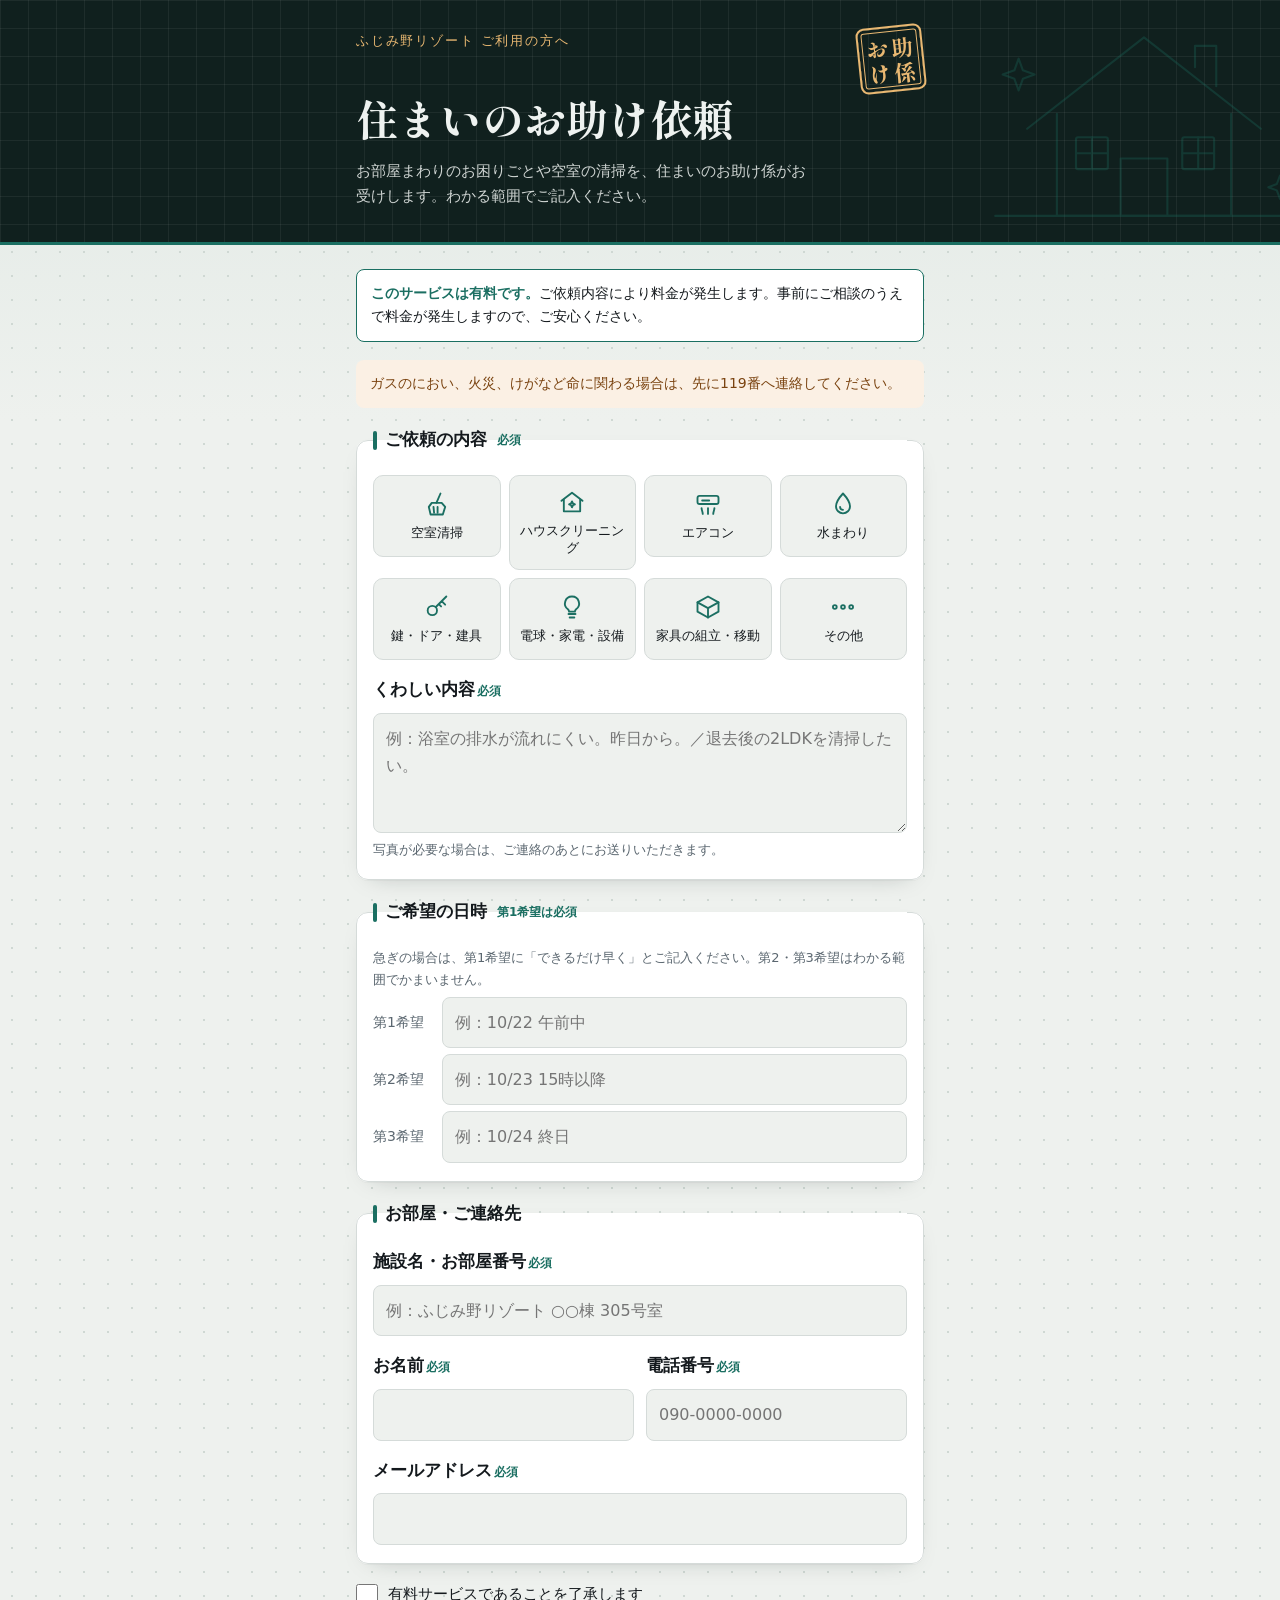
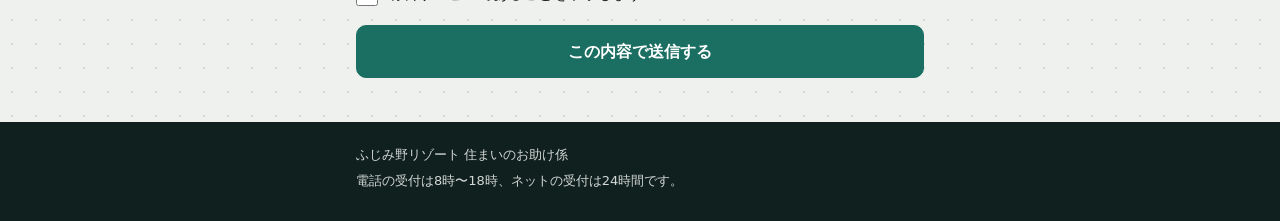
<file: fujimino/index.html>
<!doctype html>
<html lang="ja">
<head>
<meta charset="utf-8">
<meta name="viewport" content="width=device-width, initial-scale=1, viewport-fit=cover">
<meta name="robots" content="noindex, nofollow">
<meta name="color-scheme" content="light dark">
<title>住まいのお助け依頼</title>
<link rel="preconnect" href="https://fonts.googleapis.com">
<link rel="preconnect" href="https://fonts.gstatic.com" crossorigin>
<link rel="stylesheet" href="https://fonts.googleapis.com/css2?family=Shippori+Mincho+B1:wght@600;800&family=Zen+Kaku+Gothic+New:wght@400;500;700&display=swap">
<style>
/* Layout: 暗い藍緑のヘッダー（家の線画 + 「お助け係」の角印）+ ドット模様の背景に白いカードが並ぶ。依頼の種類はアイコン付きタイル。送信後は受付完了の表示に切り替わる */
:root {
  --bg: #eef1ee;
  --bg-top: #dfe8e3;
  --dot: #cfd8d3;
  --surface: #ffffff;
  --ink: #14191d;
  --muted: #5b6770;
  --line: #d5dbd9;
  --accent: #1b6f62;
  --accent-ink: #ffffff;
  --accent-soft: #e3f0ec;
  --band: #10201e;
  --band-ink: #eef2f0;
  --band-line: rgba(255, 255, 255, .06);
  --seal: #e9b872;
  --warn-bg: #fbf0e4;
  --warn-ink: #7a4310;
  --err: #b3261e;
  --font-display: "Shippori Mincho B1", "Hiragino Mincho ProN", "Yu Mincho", serif;
  --font-body: "Zen Kaku Gothic New", "Hiragino Kaku Gothic ProN", "Yu Gothic", system-ui, sans-serif;
  color-scheme: light;
}
@media (prefers-color-scheme: dark) {
  :root {
    --bg: #0f1315; --bg-top: #14201e; --dot: #1d2729; --surface: #181e21; --ink: #eaefed; --muted: #9aa7a8; --line: #2c3639;
    --accent: #4fc2ae; --accent-ink: #0b1513; --accent-soft: #1b2e2b; --band: #0a1514; --band-ink: #eaefed;
    --band-line: rgba(255, 255, 255, .05); --seal: #e9b872;
    --warn-bg: #2b2013; --warn-ink: #f0c48f; --err: #ff9a8f; color-scheme: dark;
  }
}
* { box-sizing: border-box; }
html { -webkit-text-size-adjust: 100%; }
body {
  margin: 0; color: var(--ink);
  font-family: var(--font-body); font-size: 16px; line-height: 1.7;
  background-color: var(--bg);
  background-image:
    radial-gradient(var(--dot) 1.2px, transparent 1.4px),
    linear-gradient(180deg, var(--bg-top), var(--bg) 420px);
  background-size: 24px 24px, 100% 100%;
  background-attachment: scroll;
}
[hidden] { display: none !important; }
.wrap {
  width: 100%; max-width: 600px; margin: 0 auto;
  padding-left: max(16px, env(safe-area-inset-left, 0px));
  padding-right: max(16px, env(safe-area-inset-right, 0px));
}

/* ヘッダー */
.band { background: var(--band); color: var(--band-ink); }
header.band {
  position: relative; overflow: hidden;
  background-image:
    linear-gradient(var(--band-line) 1px, transparent 1px),
    linear-gradient(90deg, var(--band-line) 1px, transparent 1px);
  background-size: 28px 28px;
  border-bottom: 3px solid var(--accent);
}
header .wrap { position: relative; z-index: 1; padding-block: max(26px, env(safe-area-inset-top, 0px)) 32px; }
.art { position: absolute; right: -34px; bottom: -10px; width: 340px; max-width: 80%; color: var(--accent); opacity: .3; z-index: 0; pointer-events: none; }
.top { display: flex; justify-content: space-between; align-items: flex-start; gap: 16px; }
.kicker { margin: 4px 0 8px; font-size: 13px; letter-spacing: .14em; color: var(--seal); }
.seal {
  flex: none; width: 66px; height: 66px; display: grid; grid-template-columns: 1fr 1fr; place-items: center;
  border: 2px solid var(--seal); border-radius: 8px; color: var(--seal);
  font-family: var(--font-display); font-weight: 800; font-size: 22px; line-height: 1; padding: 6px;
  transform: rotate(-6deg); box-shadow: inset 0 0 0 3px var(--band), inset 0 0 0 4px var(--seal);
}
h1 { margin: 0; font-family: var(--font-display); font-weight: 800; font-size: clamp(30px, 9vw, 42px); line-height: 1.25; text-wrap: balance; }
.lead { margin: 14px 0 0; max-width: 30em; color: var(--band-ink); opacity: .86; font-size: 15px; }

/* 本文 */
main .wrap { padding-block: 24px 44px; display: grid; gap: 18px; min-width: 0; }
.notice { margin: 0; background: var(--warn-bg); color: var(--warn-ink); border-radius: 8px; padding: 12px 14px; font-size: 14px; }
fieldset { border: 0; margin: 0; padding: 0; min-width: 0; }
.notice.paid { background: var(--surface); color: var(--ink); border: 1px solid var(--accent); }
.notice.paid strong { color: var(--accent); }
.agree { display: flex; gap: 10px; align-items: flex-start; font-size: 15px; cursor: pointer; }
.agree input { width: 22px; height: 22px; margin: 2px 0 0; flex: none; accent-color: var(--accent); }
.card { background: var(--surface); border: 1px solid var(--line); border-radius: 12px; padding: 18px 16px; display: grid; gap: 16px; box-shadow: 0 1px 0 rgba(0, 0, 0, .03), 0 8px 24px -16px rgba(16, 32, 30, .35); }
legend, .label { font-family: var(--font-display); font-weight: 600; font-size: 17px; padding: 0; margin-bottom: 2px; }
legend { display: flex; align-items: center; gap: 8px; width: 100%; }
legend::before { content: ""; width: 4px; height: 1.1em; border-radius: 2px; background: var(--accent); }
.req { color: var(--accent); font-size: 12px; margin-left: 2px; font-family: var(--font-body); font-weight: 700; }
.field { display: grid; gap: 6px; min-width: 0; }
.hint { font-size: 13px; color: var(--muted); }
.cand { display: flex; gap: 10px; align-items: center; min-width: 0; }
.cand > span { flex: none; width: 4.2em; font-size: 14px; color: var(--muted); }
.cand > input { flex: 1; min-width: 0; }
input[type="text"], input[type="tel"], input[type="email"], textarea {
  width: 100%; font: inherit; color: var(--ink); background: var(--bg);
  border: 1px solid var(--line); border-radius: 8px; padding: 11px 12px; min-height: 46px;
}
textarea { min-height: 120px; resize: vertical; }
input:focus-visible, textarea:focus-visible, button:focus-visible, a:focus-visible, .tile:has(input:focus-visible) {
  outline: 3px solid var(--accent); outline-offset: 2px;
}

/* 依頼の種類タイル */
.tiles { display: grid; grid-template-columns: repeat(4, 1fr); gap: 8px; }
@media (max-width: 520px) { .tiles { grid-template-columns: repeat(2, 1fr); } }
.tile { position: relative; display: block; }
.tile input { position: absolute; opacity: 0; inset: 0; width: 100%; height: 100%; margin: 0; cursor: pointer; }
.tile > span {
  display: grid; justify-items: center; align-content: center; gap: 6px; min-height: 82px; padding: 12px 6px;
  border: 1px solid var(--line); border-radius: 10px; background: var(--bg);
  font-size: 13px; line-height: 1.35; text-align: center; overflow-wrap: anywhere;
}
.tile svg { width: 28px; height: 28px; fill: none; stroke: var(--accent); stroke-width: 1.6; stroke-linecap: round; stroke-linejoin: round; }
.tile input:checked + span { background: var(--accent); border-color: var(--accent); color: var(--accent-ink); font-weight: 700; }
.tile input:checked + span svg { stroke: var(--accent-ink); }

.row { display: grid; grid-template-columns: 1fr 1fr; gap: 12px; }
@media (max-width: 460px) { .row { grid-template-columns: 1fr; } }
.btn {
  display: inline-flex; align-items: center; justify-content: center; text-align: center;
  min-height: 52px; padding: 12px 20px; border-radius: 10px; border: 1px solid var(--accent);
  font: inherit; font-weight: 700; cursor: pointer; text-decoration: none;
  background: var(--accent); color: var(--accent-ink);
}
.btn.ghost { background: transparent; color: var(--accent); }
.btn.full { width: 100%; }
.btn[disabled] { opacity: .6; cursor: progress; }
.error { color: var(--err); font-size: 14px; margin: 0; }
#done h2 { margin: 0; font-family: var(--font-display); font-size: 22px; line-height: 1.4; }
#done p { margin: 0; }
.sum { display: grid; gap: 4px; padding: 12px 14px; background: var(--accent-soft); border-radius: 8px; font-size: 14px; overflow-wrap: anywhere; }
.sum b { font-family: var(--font-display); }
footer .wrap { padding-block: 22px max(28px, env(safe-area-inset-bottom, 0px)); font-size: 13px; opacity: .88; display: grid; gap: 4px; overflow-wrap: anywhere; }
footer p { margin: 0; }
.hp { position: absolute; left: -9999px; width: 1px; height: 1px; overflow: hidden; }
@media (prefers-reduced-motion: no-preference) { .tile > span, .btn { transition: background .15s, color .15s, border-color .15s; } }
</style>
</head>
<body>

<header class="band">
  <svg class="art" viewBox="0 0 320 240" fill="none" stroke="currentColor" stroke-width="2" stroke-linecap="round" stroke-linejoin="round" aria-hidden="true">
    <path d="M50 124 L160 38 L270 124"/>
    <path d="M78 110 V206 H242 V110"/>
    <path d="M208 66 V46 H228 V84"/>
    <path d="M138 206 V152 H182 V206"/>
    <rect x="96" y="132" width="30" height="30" rx="2"/><path d="M111 132 V162 M96 147 H126"/>
    <rect x="196" y="132" width="30" height="30" rx="2"/><path d="M211 132 V162 M196 147 H226"/>
    <path d="M42 58 l4 11 l11 4 l-11 4 l-4 11 l-4 -11 l-11 -4 l11 -4z"/>
    <path d="M288 168 l3 8 l8 3 l-8 3 l-3 8 l-3 -8 l-8 -3 l8 -3z"/>
    <path d="M20 206 H300"/>
  </svg>
  <div class="wrap">
    <div class="top">
      <p class="kicker">ふじみ野リゾート ご利用の方へ</p>
      <div class="seal" aria-hidden="true"><span>お</span><span>助</span><span>け</span><span>係</span></div>
    </div>
    <h1>住まいのお助け依頼</h1>
    <p class="lead">お部屋まわりのお困りごとや空室の清掃を、住まいのお助け係がお受けします。わかる範囲でご記入ください。</p>
  </div>
</header>

<main>
  <div class="wrap">
    <div id="formArea" style="display:contents">
      <p class="notice paid"><strong>このサービスは有料です。</strong>ご依頼内容により料金が発生します。事前にご相談のうえで料金が発生しますので、ご安心ください。</p>
      <p class="notice">ガスのにおい、火災、けがなど命に関わる場合は、先に119番へ連絡してください。</p>

      <form action='/fujimino/thanks.html' id='reqForm' method='POST' name='fujimino-otasuke' novalidate style='display:contents'>
        <input type="hidden" name="form-name" value="fujimino-otasuke">
        <input type="hidden" name="subject" value="【ふじみ野リゾート】住まいのお助け依頼">
        <p class="hp" aria-hidden="true"><label>入力しないでください<input name="bot-field" tabindex="-1" autocomplete="off"></label></p>

        <fieldset class="card">
          <legend>ご依頼の内容<span class="req">必須</span></legend>
          <div class="tiles" id="cats">
            <label class="tile"><input type="radio" name="cat" value="空室清掃" required><span>
              <svg viewBox="0 0 24 24" aria-hidden="true"><path d="M15 3l-3.5 8"/><path d="M7.5 11h8.5l3 3.5-2 6.5H6.5l-1.5-6.5z"/><path d="M9 14.5l.5 5M12.5 14.5v5"/></svg>空室清掃</span></label>
            <label class="tile"><input type="radio" name="cat" value="ハウスクリーニング"><span>
              <svg viewBox="0 0 24 24" aria-hidden="true"><path d="M3 11l9-7 9 7"/><path d="M5 10v10h14V10"/><path d="M12 11.5l.8 1.7 1.7.8-1.7.8-.8 1.7-.8-1.7-1.7-.8 1.7-.8z"/></svg>ハウスクリーニング</span></label>
            <label class="tile"><input type="radio" name="cat" value="エアコン（不具合・清掃）"><span>
              <svg viewBox="0 0 24 24" aria-hidden="true"><rect x="3" y="5" width="18" height="7" rx="1.8"/><path d="M7 9h6"/><path d="M6.5 15.5c0 2 1 3 1 5M12 15.5v5M17.5 15.5c0 2-1 3-1 5"/></svg>エアコン</span></label>
            <label class="tile"><input type="radio" name="cat" value="水まわりのトラブル"><span>
              <svg viewBox="0 0 24 24" aria-hidden="true"><path d="M12 3s6 6.5 6 11a6 6 0 0 1-12 0c0-4.5 6-11 6-11z"/><path d="M9.5 14.5a2.6 2.6 0 0 0 2.5 2.5"/></svg>水まわり</span></label>
            <label class="tile"><input type="radio" name="cat" value="鍵・ドア・建具"><span>
              <svg viewBox="0 0 24 24" aria-hidden="true"><circle cx="8" cy="15" r="4"/><path d="M11 12l9-9M16 7l3 3M13.5 9.5l2 2"/></svg>鍵・ドア・建具</span></label>
            <label class="tile"><input type="radio" name="cat" value="電球・家電・設備"><span>
              <svg viewBox="0 0 24 24" aria-hidden="true"><path d="M9 18h6M10 21h4"/><path d="M12 3a6 6 0 0 0-3.5 10.9c.6.5 1 1.3 1 2.1h5c0-.8.4-1.6 1-2.1A6 6 0 0 0 12 3z"/></svg>電球・家電・設備</span></label>
            <label class="tile"><input type="radio" name="cat" value="家具の組立・移動・回収"><span>
              <svg viewBox="0 0 24 24" aria-hidden="true"><path d="M3 8l9-5 9 5v8l-9 5-9-5z"/><path d="M3 8l9 5 9-5M12 13v8"/></svg>家具の組立・移動</span></label>
            <label class="tile"><input type="radio" name="cat" value="その他のお困りごと"><span>
              <svg viewBox="0 0 24 24" aria-hidden="true"><circle cx="5" cy="12" r="1.6"/><circle cx="12" cy="12" r="1.6"/><circle cx="19" cy="12" r="1.6"/></svg>その他</span></label>
          </div>
          <div class="field">
            <label for="detail" class="label">くわしい内容<span class="req">必須</span></label>
            <textarea id="detail" name="detail" required placeholder="例：浴室の排水が流れにくい。昨日から。／退去後の2LDKを清掃したい。"></textarea>
            <span class="hint">写真が必要な場合は、ご連絡のあとにお送りいただきます。</span>
          </div>
        </fieldset>

        <fieldset class="card">
          <legend>ご希望の日時<span class="req">第1希望は必須</span></legend>
          <div class="field">
            <span class="hint">急ぎの場合は、第1希望に「できるだけ早く」とご記入ください。第2・第3希望はわかる範囲でかまいません。</span>
            <div class="cand"><span>第1希望</span><input type="text" id="when1" name="when1" required placeholder="例：10/22 午前中"></div>
            <div class="cand"><span>第2希望</span><input type="text" id="when2" name="when2" placeholder="例：10/23 15時以降"></div>
            <div class="cand"><span>第3希望</span><input type="text" id="when3" name="when3" placeholder="例：10/24 終日"></div>
          </div>
        </fieldset>

        <fieldset class="card">
          <legend>お部屋・ご連絡先</legend>
          <div class="field">
            <label for="place" class="label">施設名・お部屋番号<span class="req">必須</span></label>
            <input type="text" id="place" name="place" required placeholder="例：ふじみ野リゾート ○○棟 305号室">
          </div>
          <div class="row">
            <div class="field">
              <label for="name" class="label">お名前<span class="req">必須</span></label>
              <input type="text" id="name" name="name" required autocomplete="name">
            </div>
            <div class="field">
              <label for="tel" class="label">電話番号<span class="req">必須</span></label>
              <input type="tel" id="tel" name="tel" required autocomplete="tel" inputmode="tel" placeholder="090-0000-0000">
            </div>
          </div>
          <div class="field">
            <label for="mail" class="label">メールアドレス<span class="req">必須</span></label>
            <input type="email" id="mail" name="mail" required autocomplete="email">
          </div>
        </fieldset>

        <label class="agree"><input type="checkbox" id="agree" name="agree" value="了承済み" required><span>有料サービスであることを了承します</span></label>
        <p id="err" class="error" role="alert" hidden></p>
        <button type="submit" id="sendBtn" class="btn full">この内容で送信する</button>
      </form>
    </div>

    <section id="done" class="card" hidden aria-live="polite" tabindex="-1">
      <h2>ご依頼を受け付けました。</h2>
      <p>内容を確認のうえ、ご入力のお電話番号またはメールアドレスにご連絡します。料金は事前にご相談します。</p>
      <div class="sum" id="sum"></div>
      <button type="button" id="againBtn" class="btn ghost full">続けて別のご依頼を入力する</button>
    </section>
  </div>
</main>

<footer class="band">
  <div class="wrap">
    <p>ふじみ野リゾート 住まいのお助け係</p>
    <p>電話の受付は8時〜18時、ネットの受付は24時間です。</p>
  </div>
</footer>

<script>
(function () {
  // 受付先：Google Apps Script（ふじみ野 住まいのお助け依頼 受付）
  var ENDPOINT = "GAS_URL_HERE";
  var form = document.getElementById("reqForm");
  var formArea = document.getElementById("formArea");
  var done = document.getElementById("done");
  var err = document.getElementById("err");
  var sendBtn = document.getElementById("sendBtn");
  var sum = document.getElementById("sum");

  var NAMES = { cat: "ご依頼の内容", detail: "くわしい内容", when1: "第1希望の日時", place: "施設名・お部屋番号", name: "お名前", tel: "電話番号", mail: "メールアドレス（正しい形式で）", agree: "有料サービスの了承チェック" };

  function val(name) {
    var el = form.elements[name];
    if (!el) return "";
    if (el instanceof RadioNodeList) return el.value || "";
    return (el.value || "").trim();
  }

  function showError(text) {
    err.textContent = text;
    err.hidden = false;
  }

  function showDone() {
    sum.textContent = "";
    [["ご依頼の内容", val("cat")], ["ご希望の日時", val("when1")], ["施設・お部屋", val("place")], ["お名前", val("name")]].forEach(function (pair) {
      var line = document.createElement("div");
      var b = document.createElement("b");
      b.textContent = pair[0] + "：";
      line.appendChild(b);
      line.appendChild(document.createTextNode(pair[1]));
      sum.appendChild(line);
    });
    formArea.hidden = true;
    done.hidden = false;
    window.scrollTo(0, 0);
    try { done.focus({ preventScroll: true }); } catch (e) {}
  }

  form.addEventListener("submit", function (e) {
    e.preventDefault();
    err.hidden = true;

    if (!form.checkValidity()) {
      var missing = [];
      var bad = null;
      Array.prototype.forEach.call(form.elements, function (el) {
        if (!el.name || !el.willValidate || el.validity.valid) return;
        var label = NAMES[el.name] || el.name;
        if (missing.indexOf(label) < 0) { missing.push(label); if (!bad) bad = el; }
      });
      showError("次の項目をご確認ください：" + missing.join("、"));
      if (bad) { bad.scrollIntoView({ block: "center" }); if (bad.focus) bad.focus({ preventScroll: true }); }
      return;
    }

    form.elements["subject"].value = "【ふじみ野リゾート】住まいのお助け依頼（" + val("cat") + "）";
    sendBtn.disabled = true;
    sendBtn.textContent = "送信しています…";

    fetch(ENDPOINT, {
      method: "POST",
      body: new URLSearchParams(new FormData(form))
    }).then(function (res) {
      if (!res.ok) throw new Error("status " + res.status);
      return res.json();
    }).then(function (j) {
      if (!j || !j.ok) throw new Error("not ok");
      showDone();
      form.reset();
    }).catch(function () {
      showError("送信できませんでした。通信状態をご確認のうえ、もう一度お試しください。入力した内容は残っています。");
    }).then(function () {
      sendBtn.disabled = false;
      sendBtn.textContent = "この内容で送信する";
    });
  });

  document.getElementById("againBtn").addEventListener("click", function () {
    done.hidden = true;
    formArea.hidden = false;
    window.scrollTo(0, 0);
  });
})();
</script>
</body>
</html>
</file>
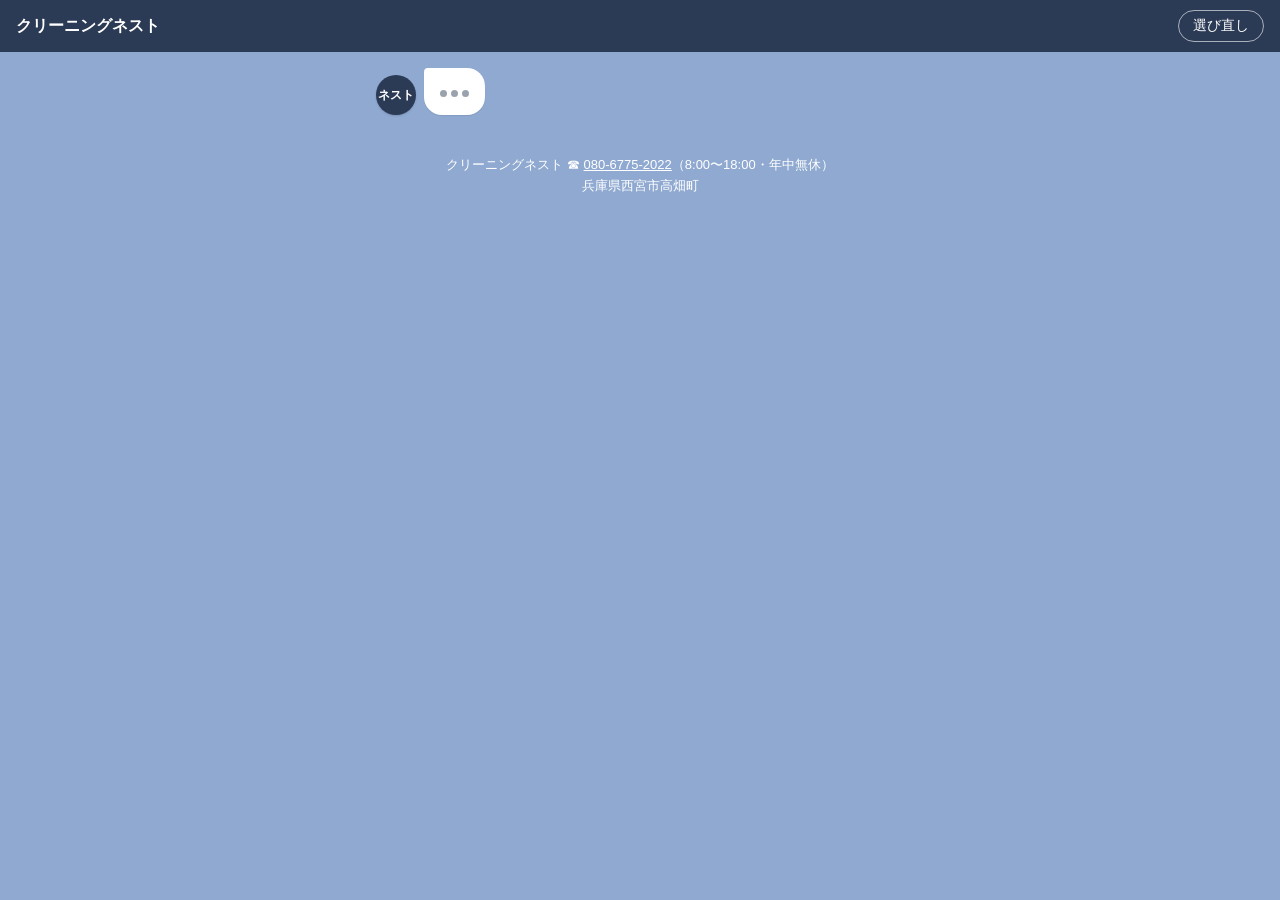
<file: yoyaku/index.html>
<!DOCTYPE html>
<html lang="ja">
<head>
<meta charset="utf-8">
<meta name="viewport" content="width=device-width, initial-scale=1, viewport-fit=cover">
<title>エアコンクリーニングのご予約｜クリーニングネスト</title>
<meta name="description" content="クリーニングネスト（西宮市）のエアコンクリーニングご予約ページ。台数とオプションを選ぶと概算が出ます。送信後すぐに確認メールが届きます。">
<link rel="icon" href="../favicon.ico">
<style>
  :root {
    --chat-bg: #8fa9d1;
    --bubble-in: #ffffff;
    --bubble-out: #8de055;
    --text: #1f2328;
    --muted: #5b6470;
    --accent: #06c755;
    --accent-dark: #05a647;
    --orange: #e8590c;
    --panel: #ffffff;
    --line: #e3e6ea;
  }
  * { box-sizing: border-box; }
  html, body { margin: 0; padding: 0; }
  body {
    font-family: -apple-system, BlinkMacSystemFont, "Hiragino Sans", "Hiragino Kaku Gothic ProN", "Noto Sans JP", "Yu Gothic", sans-serif;
    color: var(--text);
    background: var(--chat-bg);
    font-size: 17px;
    line-height: 1.6;
    min-height: 100vh;
  }
  header {
    position: sticky; top: 0; z-index: 2;
    display: flex; flex-wrap: wrap; align-items: center; justify-content: space-between; gap: 8px;
    background: #2b3a55; color: #fff; padding: 10px 16px;
  }
  header .name { font-weight: 700; font-size: 16px; white-space: nowrap; overflow: hidden; text-overflow: ellipsis; min-width: 0; flex: 1 1 auto; color: #fff; text-decoration: none; }
  header .reset { white-space: nowrap; flex: 0 0 auto; }
  /* フォームを開いている間、帯に概算をずっと出す */
  .hdr-est { order: 3; flex: 1 0 100%; display: flex; align-items: baseline; justify-content: center; gap: 8px; background: #fff; color: var(--orange); border-radius: 14px; padding: 6px 12px; font-weight: 900; font-size: 34px; line-height: 1.2; white-space: nowrap; }
  .hdr-est small { font-size: 15px; color: #33241c; font-weight: 700; }
  .hdr-est .tax { font-size: 12px; color: var(--muted); font-weight: 600; }
  .reset {
    border: 1px solid rgba(255,255,255,.6); background: transparent; color: #fff;
    border-radius: 999px; padding: 6px 14px; font-size: 14px; cursor: pointer;
  }
  .reset:active { background: rgba(255,255,255,.15); }
  main { max-width: 560px; margin: 0 auto; padding: 16px 16px 32px; }

  /* 吹き出し */
  .chat { display: flex; flex-direction: column; gap: 12px; }
  .row { display: flex; align-items: flex-end; gap: 8px; animation: pop .35s ease-out both; }
  .row.out { justify-content: flex-end; }
  .avatar {
    flex: 0 0 40px; width: 40px; height: 40px; border-radius: 50%;
    background: #2b3a55; color: #fff; display: grid; place-items: center;
    font-size: 12px; font-weight: 700; letter-spacing: .02em;
    box-shadow: 0 1px 2px rgba(0,0,0,.15);
  }
  .bubble {
    position: relative; max-width: 78%;
    padding: 10px 14px; border-radius: 18px;
    background: var(--bubble-in); box-shadow: 0 1px 1px rgba(0,0,0,.08);
    word-break: break-word;
  }
  .row.in .bubble { border-top-left-radius: 4px; }
  .row.out .bubble { background: var(--bubble-out); border-top-right-radius: 4px; }
  .typing { display: inline-flex; gap: 4px; padding: 4px 2px; }
  .typing i { width: 7px; height: 7px; border-radius: 50%; background: #9aa3ad; animation: blink 1s infinite; }
  .typing i:nth-child(2) { animation-delay: .15s; }
  .typing i:nth-child(3) { animation-delay: .3s; }
  @keyframes pop { from { opacity: 0; transform: translateY(8px) scale(.96); } to { opacity: 1; transform: none; } }
  @keyframes blink { 0%, 80%, 100% { opacity: .3; } 40% { opacity: 1; } }
  @media (prefers-reduced-motion: reduce) {
    .typing i { animation: none; opacity: .6; }
  }

  /* はい／いいえ */
  .choices { display: flex; gap: 12px; justify-content: center; margin: 20px 0 4px; }
  .btn {
    appearance: none; border: 0; cursor: pointer;
    min-height: 48px; padding: 10px 22px; border-radius: 999px;
    font-size: 17px; font-weight: 700; font-family: inherit;
  }
  .btn.primary { background: var(--accent); color: #fff; }
  .btn.primary:active { background: var(--accent-dark); }
  .btn.ghost { background: #fff; color: var(--text); }
  .btn.wide { width: 100%; }
  .btn:disabled { opacity: .6; cursor: default; }
  .choices .btn.wide { max-width: 360px; }
  .choices .btn { flex: 1 1 0; max-width: 200px; }

  /* メニュー・フォーム・完了 */
  .panel {
    background: var(--panel); border-radius: 16px; padding: 16px;
    margin-top: 20px; box-shadow: 0 1px 3px rgba(0,0,0,.12);
    animation: pop .35s ease-out both; transform-origin: 50% 0;
  }
  .panel h2 { font-size: 18px; margin: 0 0 12px; }
  .menu { list-style: none; margin: 0; padding: 0; }
  .menu li {
    display: flex; align-items: center; justify-content: space-between; gap: 12px;
    padding: 12px 0; border-top: 1px solid var(--line);
  }
  .menu li:first-child { border-top: 0; }
  .menu .label { font-weight: 600; }
  .menu .sub { font-size: 13px; color: var(--muted); }
  .menu .btn { min-height: 40px; padding: 6px 14px; font-size: 14px; flex: 0 0 auto; }
  .menu-links { display: flex; flex-direction: column; gap: 8px; margin-top: 12px; }
  .menu-links a { display: block; text-align: center; text-decoration: none; font-size: 15px; min-height: 0; padding: 12px; }
  label { display: block; font-weight: 600; margin: 12px 0 4px; }
  input, select, textarea {
    width: 100%; font-size: 17px; padding: 10px 12px;
    border: 1px solid #c5ccd4; border-radius: 10px; background: #fff; color: var(--text); font-family: inherit;
  }
  .done { text-align: center; padding: 28px 16px; }
  .done .mark { width: 64px; height: 64px; margin: 0 auto; border-radius: 50%; background: var(--accent); color: #fff; display: grid; place-items: center; font-size: 34px; font-weight: 900; }
  .done #doneTitle { font-size: 22px; font-weight: 700; margin: 14px 0 0; }
  .donemsg { font-size: 15px; text-align: left; margin-top: 12px; }
  .donemsg .rid { text-align: center; font-size: 15px; }
  .donemsg .rid b { display: block; font-size: 24px; letter-spacing: .04em; }
  .after { margin-top: 14px; border: 1px solid var(--line); border-radius: 12px; padding: 14px; text-align: left; }
  .after b { display: block; font-size: 15px; }
  .after p { font-size: 14px; color: var(--muted); margin: 6px 0 10px; }
  .after .btn { display: block; text-align: center; text-decoration: none; min-height: 0; padding: 12px; font-size: 15px; margin-top: 8px; }
  .after .btn.line { background: #06c755; color: #fff; }
  .after .btn.ghost { border: 1px solid var(--line); }
  .share { margin-top: 14px; border: 1px solid var(--line); border-radius: 12px; padding: 14px; text-align: left; }
  .share b { display: block; font-size: 15px; }
  .share .link { display: flex; gap: 8px; margin-top: 8px; }
  .share .link input { font-size: 14px; }
  .share .link button, .share .line { white-space: nowrap; border: 0; border-radius: 10px; padding: 10px 14px; font-weight: 700; cursor: pointer; font-family: inherit; }
  .share .link button { background: var(--orange); color: #fff; }
  .share .line { display: inline-block; margin-top: 8px; background: #06c755; color: #fff; text-decoration: none; }
  .share p { font-size: 13px; color: var(--muted); margin: 8px 0 0; font-weight: 400; }
  footer { text-align: center; font-size: 13px; color: #fff; padding: 8px 16px 32px; }
  footer a { color: #fff; }

  /* 予約フォーム */
  .bk h3 { font-size: 16px; margin: 4px 0 8px; padding-bottom: 6px; border-bottom: 2px solid #fdeee2; }
  .bk .row-item { display: flex; justify-content: space-between; align-items: center; gap: 12px; padding: 10px 0; border-bottom: 1px dashed var(--line); }
  .bk .row-item .t b { display: block; font-size: 15px; }
  .bk .row-item .t span { font-size: 13px; color: var(--muted); }
  .bk .ctr { display: flex; align-items: center; gap: 8px; flex: 0 0 auto; }
  .bk .ctr button { width: 38px; height: 38px; border-radius: 50%; border: 1px solid var(--line); background: #fff; font-size: 18px; font-weight: 700; color: var(--orange); cursor: pointer; }
  .bk .ctr button:disabled { opacity: .3; cursor: default; }
  .bk .ctr output { min-width: 28px; text-align: center; font-weight: 800; font-size: 17px; }
  .bk .est { background: #fdeee2; border-radius: 12px; padding: 12px 16px; margin: 14px 0 4px; display: flex; justify-content: space-between; align-items: baseline; flex-wrap: wrap; gap: 6px; }
  .bk .est .v { font-size: 26px; font-weight: 900; color: var(--orange); }
  .bk .est .v small { font-size: 12px; font-weight: 600; color: var(--text); }
  .bk label small { font-weight: 400; color: var(--muted); }
  .bk .req { background: #e03131; color: #fff; border-radius: 4px; padding: 1px 6px; font-size: 11px; font-weight: 700; }
  .bk textarea { min-height: 90px; font-size: 16px; }
  .bk .radios { display: flex; flex-wrap: wrap; gap: 8px 16px; }
  .bk .radios label, .bk .chks label { display: flex; align-items: center; gap: 6px; margin: 0; font-weight: 600; font-size: 14px; }
  .bk .radios input, .bk .chks input { width: 18px; height: 18px; padding: 0; accent-color: var(--orange); flex: 0 0 auto; }
  .bk .chks { display: grid; grid-template-columns: 1fr 1fr; gap: 6px 12px; }
  .bk .chks label { padding: 10px 12px; border: 1px solid var(--line); border-radius: 10px; }
  .bk .dateblk, .bk .unit { background: #fff7f5; border-radius: 10px; padding: 2px 12px 12px; margin-top: 12px; }
  .bk .unit h4 { margin: 10px 0 0; font-size: 15px; }
  .bk .g2 { display: grid; grid-template-columns: 1fr 1fr; gap: 12px; }
  @media (max-width: 520px) { .bk .g2, .bk .chks { grid-template-columns: 1fr; } }
  .bk .zip { display: flex; gap: 8px; }
  .bk .zip button { flex: 0 0 auto; border: 1px solid var(--orange); background: #fff; color: var(--orange); border-radius: 10px; padding: 0 14px; font-weight: 700; font-size: 14px; cursor: pointer; font-family: inherit; }
  .bk .zipmsg { font-size: 13px; color: var(--muted); margin: 4px 0 0; min-height: 1em; }
  .bk .note { font-size: 13px; color: var(--muted); margin: 8px 0 0; }
  .bk .warn { font-size: 13px; color: #b4532a; margin: 4px 0 0; }
  .bk .ng { background: #fbe9e2; color: #b4532a; border-radius: 10px; padding: 10px 12px; margin-top: 12px; }
  .bk .refnote { background: #fdeee2; border-radius: 10px; padding: 8px 12px; font-size: 14px; margin-top: 8px; }
  .bk .caution { background: #fff4d6; color: #6b4e00; border-radius: 10px; padding: 10px 12px; font-size: 13px; margin-top: 12px; }
  .bk .caution p { margin: 2px 0; }
  .hp { position: absolute; left: -9999px; width: 1px; height: 1px; overflow: hidden; }
  [hidden] { display: none !important; }
  @media (prefers-reduced-motion: reduce) { .row, .panel { animation: none; } }
</style>
<!-- Google 広告（コンバージョン計測） -->
<script async src="https://www.googletagmanager.com/gtag/js?id=AW-18473612051"></script>
<script>
window.dataLayer=window.dataLayer||[];function gtag(){dataLayer.push(arguments);}
gtag('js',new Date());gtag('config','AW-18473612051');
document.addEventListener('click',function(e){var a=e.target.closest&&e.target.closest('a[href^="tel:"]');if(a){gtag('event','conversion',{send_to:'AW-18473612051/AMCECNqrxrsdEJPm8-hE'});}},true);
</script>
</head>
<body>
  <header>
    <a class="name" href="../">クリーニングネスト</a>
    <span class="hdr-est" id="hdrEst" hidden aria-live="polite"><small>概算</small><span>¥<b id="hdrTotal">8,000</b></span><span class="tax">税込</span></span>
    <button type="button" class="reset" id="reset">選び直し</button>
  </header>

  <main>
    <div class="chat" id="chat" aria-live="polite"></div>

    <div class="choices" id="choices" hidden>
      <button type="button" class="btn primary" id="yes">はい</button>
      <button type="button" class="btn ghost" id="no">いいえ</button>
    </div>

    <div class="choices" id="toForm" hidden>
      <button type="button" class="btn primary wide" id="goForm">ご予約フォームへ進む</button>
    </div>

    <section class="panel" id="menuPanel" hidden>
      <h2>メニュー</h2>
      <ul class="menu" id="menuList"></ul>
      <div class="menu-links">
        <a class="btn ghost" href="../#price">料金を見る</a>
        <a class="btn ghost" href="https://violet-jackrabbit-ab4.notion.site/395837cde6f180bbb18dea3d5d70e028" target="_blank" rel="noopener">よくあるご質問を見る</a>
        <a class="btn primary" href="https://lin.ee/PXCwUj2" target="_blank" rel="noopener">LINEで相談する</a>
      </div>
    </section>

    <section class="panel bk" id="formPanel" hidden>
      <h2>ご予約フォーム</h2>
      <p class="note" style="margin:0 0 12px">台数とオプションを選ぶと概算が出ます。送信後すぐに確認メールが届き、作業日は担当者よりご連絡のうえ確定します。</p>
      <form id="form" novalidate>
        <h3>1. 台数とオプションを選ぶ</h3>
        <div class="row-item"><div class="t"><b>壁掛けエアコン（通常）</b><span id="p_normal">8,000円/台</span></div>
          <div class="ctr"><button type="button" data-k="normal" data-d="-1" aria-label="壁掛けエアコン（通常）を減らす">−</button><output id="o_normal">1</output><button type="button" data-k="normal" data-d="1" aria-label="壁掛けエアコン（通常）を増やす">＋</button></div></div>
        <div class="row-item"><div class="t"><b>お掃除機能付きエアコン</b><span id="p_selfclean">12,000円/台</span></div>
          <div class="ctr"><button type="button" data-k="selfclean" data-d="-1" aria-label="お掃除機能付きエアコンを減らす">−</button><output id="o_selfclean">0</output><button type="button" data-k="selfclean" data-d="1" aria-label="お掃除機能付きエアコンを増やす">＋</button></div></div>
        <div class="row-item"><div class="t"><b>業務用壁掛けエアコン</b><span>15,000円/台｜店舗・事務所の壁掛けタイプ</span></div>
          <div class="ctr"><button type="button" data-k="business" data-d="-1" aria-label="業務用壁掛けエアコンを減らす">−</button><output id="o_business">0</output><button type="button" data-k="business" data-d="1" aria-label="業務用壁掛けエアコンを増やす">＋</button></div></div>
        <div class="row-item"><div class="t"><b>天井埋め込み（天カセ）</b><span>29,800円/台</span></div>
          <div class="ctr"><button type="button" data-k="cassette" data-d="-1" aria-label="天井埋め込み（天カセ）を減らす">−</button><output id="o_cassette">0</output><button type="button" data-k="cassette" data-d="1" aria-label="天井埋め込み（天カセ）を増やす">＋</button></div></div>
        <p style="font-weight:700;margin:14px 0 2px">オプション（任意）</p>
        <div class="row-item"><div class="t"><b>室外機の洗浄</b><span>4,000円/台｜天吊りの室外機は＋3,000円（下で選べます）</span></div>
          <div class="ctr"><button type="button" data-k="outdoor" data-d="-1" aria-label="室外機の洗浄を減らす">−</button><output id="o_outdoor">0</output><button type="button" data-k="outdoor" data-d="1" aria-label="室外機の洗浄を増やす">＋</button></div></div>
        <div class="row-item"><div class="t"><b>防カビ・抗菌コート</b><span>3,000円/台</span></div>
          <div class="ctr"><button type="button" data-k="mold" data-d="-1" aria-label="防カビ・抗菌コートを減らす">−</button><output id="o_mold">0</output><button type="button" data-k="mold" data-d="1" aria-label="防カビ・抗菌コートを増やす">＋</button></div></div>
        <div class="row-item"><div class="t"><b>ドレンホース洗浄</b><span>2,500円/台｜水漏れ・においの予防に</span></div>
          <div class="ctr"><button type="button" data-k="drain" data-d="-1" aria-label="ドレンホース洗浄を減らす">−</button><output id="o_drain">0</output><button type="button" data-k="drain" data-d="1" aria-label="ドレンホース洗浄を増やす">＋</button></div></div>
        <div class="row-item"><div class="t"><b>おまとめ2点</b><span>防カビ・抗菌コート＋室外機｜5,000円/台</span></div>
          <div class="ctr"><button type="button" data-k="combo2" data-d="-1" aria-label="おまとめ2点を減らす">−</button><output id="o_combo2">0</output><button type="button" data-k="combo2" data-d="1" aria-label="おまとめ2点を増やす">＋</button></div></div>
        <div class="row-item" style="border-bottom:0"><div class="t"><b>おまとめ3点</b><span>防カビ・抗菌コート＋室外機＋ドレンホース｜7,000円/台</span></div>
          <div class="ctr"><button type="button" data-k="combo3" data-d="-1" aria-label="おまとめ3点を減らす">−</button><output id="o_combo3">0</output><button type="button" data-k="combo3" data-d="1" aria-label="おまとめ3点を増やす">＋</button></div></div>
        <div class="est"><b>概算金額</b><div class="v">¥<span id="e_total">8,000</span><small> 円（税込・駐車場代別）</small></div><p class="note" id="e_ref" hidden style="flex-basis:100%;margin:0"></p></div>
        <p class="note">オプションは、当日スタッフと相談してから決めていただいても大丈夫です。</p>

        <h3 style="margin-top:20px">2. エアコンごとに教えてください</h3>
        <p class="note" style="margin-top:0">型番と製造年は、エアコン本体の横や下のシールに書いてあります。わからなければ空欄で大丈夫です（当日スタッフが確認します）。製造から10年以上経過した機種は保証の対象外です。</p>
        <div id="units"></div>

        <h3 style="margin-top:20px">3. ご予約情報を入力する</h3>
        <div class="g2">
          <div><label for="f_name">お名前 <small class="req">必須</small></label><input type="text" id="f_name" name="name" autocomplete="name"></div>
          <div><label for="f_tel">電話番号 <small class="req">必須</small></label><input type="tel" id="f_tel" name="tel" autocomplete="tel" placeholder="例：09012345678"></div>
        </div>
        <label for="f_email">メールアドレス <small class="req">必須</small> <small>確認メールの送付先</small></label>
        <input type="email" id="f_email" name="email" autocomplete="email">
        <label for="f_zip">郵便番号 <small class="req">必須</small></label>
        <div class="zip"><input type="text" id="f_zip" name="zip" inputmode="numeric" autocomplete="postal-code" placeholder="例：6638202"><button type="button" id="zipBtn">住所を検索</button></div>
        <p class="zipmsg" id="zipMsg"></p>
        <label for="f_address">ご住所（市区町村・町名） <small class="req">必須</small></label><input type="text" id="f_address" name="address" autocomplete="address-level2">
        <div class="g2">
          <div><label for="f_banchi">番地・号 <small class="req">必須</small></label><input type="text" id="f_banchi" name="banchi" autocomplete="address-line1" placeholder="例：1-2-3"></div>
          <div><label for="f_building">建物名・部屋番号 <small>任意</small></label><input type="text" id="f_building" name="building" autocomplete="address-line2"></div>
        </div>
        <label>お住まいのタイプ <small>任意</small></label>
        <div class="radios" id="housing"><label><input type="radio" name="housing" value="戸建て">戸建て</label><label><input type="radio" name="housing" value="マンション・アパート">マンション・アパート</label><label><input type="radio" name="housing" value="店舗・事務所など">店舗・事務所など</label></div>

        <div class="dateblk">
          <label for="date1">作業日 第1希望 <small class="req">必須</small></label>
          <input type="date" id="date1" name="date1">
          <label>到着時間帯 <small class="req">必須</small></label>
          <div class="radios"><label><input type="radio" name="time1" value="いつでも" checked>いつでも</label><label><input type="radio" name="time1" value="8時〜9時">8時〜9時</label><label><input type="radio" name="time1" value="12時〜14時">12時〜14時</label><label><input type="radio" name="time1" value="15時〜18時">15時〜18時</label></div>
        </div>
        <div class="dateblk">
          <label for="date2">作業日 第2希望 <small class="req">必須</small></label>
          <input type="date" id="date2" name="date2">
          <label>到着時間帯 <small class="req">必須</small></label>
          <div class="radios"><label><input type="radio" name="time2" value="いつでも" checked>いつでも</label><label><input type="radio" name="time2" value="8時〜9時">8時〜9時</label><label><input type="radio" name="time2" value="12時〜14時">12時〜14時</label><label><input type="radio" name="time2" value="15時〜18時">15時〜18時</label></div>
        </div>
        <div class="dateblk">
          <label for="date3">作業日 第3希望 <small class="req">必須</small></label>
          <input type="date" id="date3" name="date3">
          <label>到着時間帯 <small class="req">必須</small></label>
          <div class="radios"><label><input type="radio" name="time3" value="いつでも" checked>いつでも</label><label><input type="radio" name="time3" value="8時〜9時">8時〜9時</label><label><input type="radio" name="time3" value="12時〜14時">12時〜14時</label><label><input type="radio" name="time3" value="15時〜18時">15時〜18時</label></div>
        </div>
        <p class="note">※時間帯は、作業の時間ではなくスタッフが到着する時間帯の目安です。ご希望日での対応が難しい場合は、別の日程をご提案します。</p>
        <label><input type="checkbox" id="f_notify" name="notify" style="width:18px;height:18px;padding:0;margin-right:6px;vertical-align:middle;accent-color:#e8590c">キャンセルなどで空きが出たら連絡がほしい</label>

        <label for="f_parking">駐車スペース <small class="req">必須</small> <small>駐車料金は別途実費</small></label>
        <select id="f_parking" name="parking">
          <option value="">選んでください</option>
          <option>駐車スペースあり</option>
          <option>自家用車との入れ替えで対応可能</option>
          <option>近隣に有料駐車場あり（別途実費）</option>
          <option>駐車スペースなし・不明</option>
        </select>
        <p class="note">近隣の店舗の駐車場や路上には停めません。</p>
        <label for="f_pay">お支払い方法</label>
        <select id="f_pay" name="pay"><option>現金</option><option>クレジットカード</option><option>PayPay</option></select>
        <label for="f_how">当店を何でお知りになりましたか？ <small>任意</small></label>
        <select id="f_how" name="how"><option value="">選んでください</option><option>Googleで検索</option><option>Googleマップ</option><option>Instagram</option><option>LINE</option><option>ミツモア</option><option>おうちにプロ</option><option>ご紹介</option><option>以前に利用した</option><option>チラシ・その他</option></select>
        <label for="f_note">ご不明な点・気になる汚れなど <small>任意</small></label>
        <textarea id="f_note" name="note" placeholder="気になる症状、ベッドの上のエアコンかどうか、ペットの有無 など"></textarea>
        <label for="f_ref">紹介者 <small>任意</small></label>
        <input id="f_ref" name="ref" autocomplete="off">
        <div class="refnote" id="refnote" hidden></div>
        <div class="hp" aria-hidden="true"><label for="f_website">（入力しないでください）</label><input id="f_website" name="website" tabindex="-1" autocomplete="off"></div>

        <div class="caution">
          <p>※ 動かせない家具は養生して作業します（保証の対象外です）。</p>
          <p>※ 製造から10年以上経過した機種は保証の対象外です。清掃後に不具合が出た場合の修理費・出張費はお客様のご負担となります。</p>
          <p>※ 間接損害（営業補償・休業補償・逸失利益など）は対象外です。</p>
        </div>
        <div class="ng" id="formMsg" hidden></div>
        <div style="margin-top:16px"><button type="submit" class="btn primary wide">この内容で予約する</button></div>
        <p class="note">送信後、確認メールをお送りします。作業日は担当者よりご連絡のうえ確定します。</p>
      </form>
    </section>

    <section class="panel done" id="donePanel" hidden>
      <div class="mark" aria-hidden="true">✓</div>
      <p id="doneTitle">ご予約を受け付けました</p>
      <div id="doneMsg" class="donemsg"></div>
    </section>
  </main>
  <footer>クリーニングネスト ☎ <a href="tel:08067752022">080-6775-2022</a>（8:00〜18:00・年中無休）<br>兵庫県西宮市高畑町</footer>

<script>
(function () {
  'use strict';

  // ---------- 設定 ----------
  var CONFIG = {
    // 予約の受付（「予約管理（予約フォーム連携）」シートの Apps Script）
    GAS_URL: 'https://script.google.com/macros/s/AKfycbyxPSvARbZRycvQbP8S8nHrv2MvzbyoXKraMHPWVhcVHJs0Co0nR0x1BdM5gFybvsk/exec',
    LINE_URL: 'https://lin.ee/PXCwUj2',
    FAQ_URL: 'https://violet-jackrabbit-ab4.notion.site/395837cde6f180bbb18dea3d5d70e028',
    PHONE: '080-6775-2022'
  };
  // 料金（1台あたり・税込）
  var PRICE = { normal: 8000, selfclean: 12000, business: 15000, cassette: 29800, outdoor: 4000, mold: 3000, drain: 2500, combo2: 5000, combo3: 7000 };
  var HIGH = 3000; // 高所作業（吹き出し口が2.3m以上）・天吊りの室外機、それぞれ1台につき
  var TYPES = [
    { k: 'normal', label: '壁掛けエアコン（通常）' },
    { k: 'selfclean', label: 'お掃除機能付きエアコン' },
    { k: 'business', label: '業務用壁掛けエアコン' },
    { k: 'cassette', label: '天井埋め込み（天カセ）' }
  ];
  var MENU = [
    { k: 'normal', label: 'エアコンクリーニング', sub: '壁掛け（通常）8,000円〜' },
    { k: 'selfclean', label: 'エアコンクリーニング', sub: 'お掃除機能付き 12,000円〜' },
    { k: 'business', label: 'エアコンクリーニング', sub: '店舗・事務所（業務用壁掛け・天カセ）' }
  ];

  // ---------- どこから来たか・紹介コード ----------
  var q = new URLSearchParams(location.search);
  var source = (function () {
    try {
      var keys = ['src', 'from', 'utm_source', 'utm_medium', 'utm_campaign'], parts = [];
      keys.forEach(function (k) { var v = (q.get(k) || '').replace(/[^A-Za-z0-9._-]/g, '').slice(0, 40); if (v) parts.push(k === 'utm_source' || k === 'src' ? v : k + '=' + v); });
      if (parts.length) return parts.join(' ');
      if (document.referrer) {
        var ref = new URL(document.referrer);
        if (ref.hostname !== location.hostname) return ref.hostname;
        // ホームページ内（トップ・/lp/・/area/〇〇/）から来た場合は、どのページかを残す
        if (ref.pathname.indexOf('/yoyaku/') !== 0) return ref.hostname + ref.pathname;
      }
    } catch (e) {}
    return '直接';
  })();
  // 紹介リンク（?ref=紹介コード）で来た方は、紹介コードを自動で入れる。90日間このブラウザに覚えておく
  var refFromUrl = (function () {
    var KEY = 'nest_ref', DAYS = 90, code = String(q.get('ref') || q.get('flyer') || '').replace(/[\s<>"'&]/g, '').slice(0, 30);
    try {
      if (code) localStorage.setItem(KEY, JSON.stringify({ code: code, at: Date.now() }));
      else {
        var v = JSON.parse(localStorage.getItem(KEY) || 'null');
        if (v && v.code && Date.now() - v.at < DAYS * 864e5) code = String(v.code).slice(0, 30);
      }
    } catch (e) {}
    return code;
  })();

  var MSG = {
    first: refFromUrl ? 'ご紹介ありがとうございます。クリーニングネストです。エアコンクリーニングのご予約でよろしいですか？' : 'ご覧いただきありがとうございます。クリーニングネストです。エアコンクリーニングのご予約でよろしいですか？',
    yes: 'ありがとうございます。お手数ですが、ご予約フォームへのご入力をお願いいたします。',
    no: 'ごゆっくりご覧ください。気になることは、LINEやお電話でもお気軽にどうぞ。'
  };

  // ---------- 画面 ----------
  var $ = function (id) { return document.getElementById(id); };
  var chat = $('chat');
  var timers = [];
  function later(fn, ms) { timers.push(setTimeout(fn, ms)); }
  var reduce = window.matchMedia && matchMedia('(prefers-reduced-motion: reduce)').matches;
  function esc(s) { return String(s == null ? '' : s).replace(/[&<>"']/g, function (c) { return { '&': '&amp;', '<': '&lt;', '>': '&gt;', '"': '&quot;', "'": '&#39;' }[c]; }); }
  var yen = function (n) { return Number(n).toLocaleString('ja-JP'); };

  function addRow(side, html) {
    var row = document.createElement('div');
    row.className = 'row ' + side;
    row.innerHTML = (side === 'in' ? '<div class="avatar" aria-hidden="true">ネスト</div>' : '') + '<div class="bubble">' + html + '</div>';
    chat.appendChild(row);
    row.scrollIntoView({ block: 'nearest', behavior: reduce ? 'auto' : 'smooth' });
    return row;
  }
  // 「入力中…」を見せてから言葉を出す
  function say(text, then) {
    var row = addRow('in', '<span class="typing" aria-label="入力中"><i></i><i></i><i></i></span>');
    later(function () {
      row.querySelector('.bubble').textContent = text;
      if (then) then();
    }, reduce ? 0 : 900);
  }
  function hideAll() { ['choices', 'toForm', 'menuPanel', 'formPanel', 'donePanel', 'hdrEst'].forEach(function (id) { $(id).hidden = true; }); }

  function start() {
    timers.forEach(clearTimeout); timers = [];
    chat.innerHTML = '';
    hideAll();
    resetForm();
    later(function () { say(MSG.first, function () { $('choices').hidden = false; }); }, reduce ? 0 : 300);
  }

  function showForm(preset) {
    hideAll();
    if (preset) { st = Object.assign({}, ZERO, { normal: 0 }); st[preset] = 1; renderAll(); }
    $('formPanel').hidden = false;
    $('hdrEst').hidden = false;
    // 上の帯（名前と概算）に隠れないよう、帯の高さぶん下げて見出しから見せる
    var hdr = document.querySelector('header');
    var y = 0, el = $('formPanel');
    while (el) { y += el.offsetTop; el = el.offsetParent; }
    window.scrollTo({ top: Math.max(0, y - (hdr ? hdr.offsetHeight : 0) - 8), behavior: reduce ? 'auto' : 'smooth' });
  }

  MENU.forEach(function (m) {
    var li = document.createElement('li');
    li.innerHTML = '<div><div class="label">' + esc(m.label) + '</div><div class="sub">' + esc(m.sub) + '</div></div>';
    var b = document.createElement('button');
    b.type = 'button'; b.className = 'btn primary'; b.textContent = 'これを予約';
    b.addEventListener('click', function () { showForm(m.k); });
    li.appendChild(b);
    $('menuList').appendChild(li);
  });

  $('yes').addEventListener('click', function () {
    $('choices').hidden = true;
    addRow('out', 'はい');
    say(MSG.yes, function () { $('toForm').hidden = false; });
  });
  $('no').addEventListener('click', function () {
    $('choices').hidden = true;
    addRow('out', 'いいえ');
    say(MSG.no, function () { $('menuPanel').hidden = false; });
  });
  $('goForm').addEventListener('click', function () { showForm(); });
  $('reset').addEventListener('click', function () { window.scrollTo({ top: 0 }); start(); });

  // ---------- 台数・オプションと概算 ----------
  var ZERO = { normal: 1, selfclean: 0, business: 0, cassette: 0, outdoor: 0, mold: 0, drain: 0, combo2: 0, combo3: 0 };
  var st = Object.assign({}, ZERO);
  var unitData = {}; // エアコンごと・室外機ごとの入力（台数を変えても消えないように）

  function acCount() { return st.normal + st.selfclean + st.business + st.cassette; }
  function outdoorCount() { return st.outdoor + st.combo2 + st.combo3; } // おまとめにも室外機が入る
  function base() { var t = 0; Object.keys(PRICE).forEach(function (k) { t += st[k] * unitPrice(k); }); return t; }
  // チラシのキーワード（配ったスタッフの名前）。紹介者の欄に入っていれば壁掛けとお掃除機能付きが特別価格になる
  var FLYER_WORDS = ['築井', '吉田'];
  // 3台以上は1台あたりさらに安く（同じ種類のエアコンで数える）
  var FLYER_PRICE = { normal: { base: 5980, three: 5500 }, selfclean: { base: 9800, three: 9500 } };
  function flyerWord() {
    var v = refRaw();
    for (var i = 0; i < FLYER_WORDS.length; i++) if (v.indexOf(FLYER_WORDS[i]) !== -1) return FLYER_WORDS[i];
    return '';
  }
  function unitPrice(k) {
    var f = flyerWord() && FLYER_PRICE[k];
    return f ? (st[k] >= 3 ? f.three : f.base) : PRICE[k];
  }
  // 紹介コード（紹介した方の受付番号）が入っていれば、1回のご予約につき1,000円引き（チラシ価格とは併用しない）
  var REF_DISCOUNT = 1000;
  function refRaw() { return ($('f_ref').value || '').replace(/[\s<>"'&]/g, '').slice(0, 30); }
  function refCode() { return ($('f_ref').value || '').trim().toUpperCase().replace(/[^A-Z0-9-]/g, '').slice(0, 30); }
  function refValid() { return /^R\d{6}-\d{6}$/.test(refCode()); }
  function total() {
    var high = document.querySelectorAll('.u-height[value="high"]:checked').length;
    var hang = document.querySelectorAll('.o-hang[value="hang"]:checked').length;
    var t = base() + (high + hang) * HIGH;
    return t > 0 && refValid() && !flyerWord() ? Math.max(0, t - REF_DISCOUNT) : t;
  }
  function maxOf(k) { return 20; }
  function renderEst() {
    Object.keys(st).forEach(function (k) { $('o_' + k).textContent = st[k]; });
    $('e_total').textContent = yen(total());
    $('hdrTotal').textContent = yen(total());
    var fw = flyerWord();
    ['normal', 'selfclean'].forEach(function (k) {
      $('p_' + k).textContent = fw ? '特別価格 ' + yen(FLYER_PRICE[k].base) + '円/台（3台以上は ' + yen(FLYER_PRICE[k].three) + '円/台）' : yen(PRICE[k]) + '円/台';
    });
    $('e_ref').hidden = !(fw || refValid());
    $('e_ref').textContent = fw ? '特別価格が入っています' : '紹介割引 −1,000円 が入っています';
    var c = refRaw();
    $('refnote').hidden = !c || !(fw || refValid());
    $('refnote').textContent = !c ? '' : fw ? 'ご紹介ありがとうございます。壁掛けエアコンとお掃除機能付きエアコンが特別価格になりました。' : refValid() ? 'ご紹介ありがとうございます。紹介割引（1,000円引き）が概算に入っています。' : 'ご紹介ありがとうございます。';
    document.querySelectorAll('.bk .ctr button').forEach(function (b) {
      var k = b.dataset.k, d = +b.dataset.d;
      b.disabled = d < 0 ? st[k] <= 0 : st[k] >= maxOf(k);
    });
  }

  function saveUnits() {
    document.querySelectorAll('.unit[data-id]').forEach(function (u) {
      var h = u.querySelector('.u-height:checked');
      unitData[u.dataset.id] = { location: u.querySelector('.u-location').value, model: u.querySelector('.u-model').value, year: u.querySelector('.u-year').value, height: h ? h.value : 'normal' };
    });
    document.querySelectorAll('.o-hang:checked').forEach(function (r) { unitData[r.name] = r.value; });
  }
  function opt(v, cur) { return '<option value="' + v + '"' + (v === cur ? ' selected' : '') + '>' + v + '</option>'; }
  function renderUnits() {
    saveUnits();
    var html = '';
    TYPES.forEach(function (t) {
      for (var i = 1; i <= st[t.k]; i++) {
        var id = t.k + '-' + i, d = unitData[id] || { location: '', model: '', year: '', height: 'normal' };
        html += '<div class="unit" data-id="' + id + '" data-label="' + esc(t.label + ' ' + i + '台目') + '">'
          + '<h4>' + esc(t.label) + ' ' + i + '台目</h4>'
          + '<label>設置場所 <small class="req">必須</small></label>'
          + '<select class="u-location"><option value="">選んでください</option>' + ['リビング', '寝室', '子供部屋', '和室', '店舗・事務所', 'その他'].map(function (v) { return opt(v, d.location); }).join('') + '</select>'
          + '<div class="g2"><div><label>型番 <small>任意・わかる範囲で</small></label><input type="text" class="u-model" inputmode="latin" autocomplete="off" placeholder="例：MSZ-GV2523" value="' + esc(d.model) + '"></div>'
          + '<div><label>製造年 <small>任意・わかる範囲で</small></label><input type="number" class="u-year" inputmode="numeric" min="1990" max="2100" placeholder="例：2019" value="' + esc(d.year) + '"></div></div>'
          + '<p class="note u-yearnote"></p>'
          + '<label>床から吹き出し口までの高さ <small class="req">必須</small></label>'
          + '<div class="radios"><label><input type="radio" class="u-height" name="height-' + id + '" value="normal"' + (d.height !== 'high' ? ' checked' : '') + '>2.3m未満</label>'
          + '<label><input type="radio" class="u-height" name="height-' + id + '" value="high"' + (d.height === 'high' ? ' checked' : '') + '>2.3m以上（高所作業 ＋3,000円）</label></div>'
          + '</div>';
      }
    });
    var n = outdoorCount();
    if (n) {
      html += '<div class="unit"><h4>室外機の置き場所</h4><p class="note">天井や壁から吊り下げられている室外機は、作業費 ＋3,000円 がかかります。</p>';
      for (var j = 1; j <= n; j++) {
        var v = unitData['hang-' + j] || 'normal';
        html += '<label>室外機 ' + j + '台目</label><div class="radios">'
          + '<label><input type="radio" class="o-hang" name="hang-' + j + '" value="normal"' + (v !== 'hang' ? ' checked' : '') + '>地面・ベランダ置き</label>'
          + '<label><input type="radio" class="o-hang" name="hang-' + j + '" value="hang"' + (v === 'hang' ? ' checked' : '') + '>天吊り（＋3,000円）</label></div>';
      }
      html += '</div>';
    }
    $('units').innerHTML = html || '<p class="note">上でエアコンの台数を選んでください。</p>';
    document.querySelectorAll('.u-height, .o-hang').forEach(function (r) { r.addEventListener('change', renderEst); });
    document.querySelectorAll('.u-year').forEach(function (y) { y.addEventListener('input', function () { yearNote(y); }); yearNote(y); });
  }
  function yearNote(input) {
    var y = parseInt(input.value, 10), note = input.closest('.unit').querySelector('.u-yearnote');
    var age = new Date().getFullYear() - y;
    if (!isNaN(y) && y >= 1990 && age >= 10) { note.textContent = '製造から' + age + '年経過しています。保証の対象外となります。'; note.className = 'warn u-yearnote'; }
    else { note.textContent = ''; note.className = 'note u-yearnote'; }
  }
  function renderAll() { renderUnits(); renderEst(); }

  document.querySelectorAll('.bk .ctr button').forEach(function (b) {
    b.addEventListener('click', function () {
      var k = b.dataset.k, d = +b.dataset.d;
      st[k] = Math.max(0, Math.min(maxOf(k), st[k] + d));
      renderAll();
    });
  });

  $('f_ref').addEventListener('input', renderEst);

  function resetForm() {
    $('form').reset();
    st = Object.assign({}, ZERO);
    unitData = {};
    $('formMsg').hidden = true;
    var sb = $('form').querySelector('button[type=submit]'); sb.disabled = false; sb.textContent = 'この内容で予約する';
    if (refFromUrl) $('f_ref').value = refFromUrl;
    $('zipMsg').textContent = '';
    renderAll();
  }

  // 作業希望日は明後日以降（日本時間）
  (function () {
    var now = new Date(Date.now() + 9 * 3600 * 1000);
    now.setUTCDate(now.getUTCDate() + 2);
    var min = now.toISOString().slice(0, 10);
    ['date1', 'date2', 'date3'].forEach(function (n) { $(n).min = min; });
  })();

  // ---------- 郵便番号から住所 ----------
  $('zipBtn').addEventListener('click', function () {
    var z = $('f_zip').value.replace(/[^0-9]/g, '');
    if (z.length !== 7) { $('zipMsg').textContent = '郵便番号は7桁で入力してください。'; return; }
    $('zipMsg').textContent = '検索中…';
    fetch('https://zipcloud.ibsnet.co.jp/api/search?zipcode=' + z)
      .then(function (r) { return r.json(); })
      .then(function (d) {
        if (d.status === 200 && d.results && d.results.length) {
          var r = d.results[0];
          $('f_address').value = r.address1 + r.address2 + r.address3;
          $('zipMsg').textContent = '住所を入れました。番地・号も入力してください。';
          $('f_banchi').focus();
        } else { $('zipMsg').textContent = '見つかりませんでした。手で入力してください。'; }
      })
      .catch(function () { $('zipMsg').textContent = '検索できませんでした。手で入力してください。'; });
  });

  // ---------- 必須チェック ----------
  function formError() {
    if (acCount() < 1) return { el: $('o_normal'), text: 'エアコンの台数を選んでください。' };
    var units = document.querySelectorAll('.unit[data-id]');
    for (var i = 0; i < units.length; i++) {
      var u = units[i], label = u.dataset.label;
      if (!u.querySelector('.u-location').value) return { el: u.querySelector('.u-location'), text: label + 'の設置場所を選んでください。' };
      var y = u.querySelector('.u-year').value.trim();
      if (y && (!/^\d{4}$/.test(y) || +y < 1990 || +y > 2100)) return { el: u.querySelector('.u-year'), text: label + 'の製造年を西暦4桁で入力してください（例：2019）。' };
    }
    var LABELS = { f_name: 'お名前', f_tel: '電話番号', f_email: 'メールアドレス', f_zip: '郵便番号', f_address: 'ご住所', f_banchi: '番地・号', date1: '作業日 第1希望', date2: '作業日 第2希望', date3: '作業日 第3希望', f_parking: '駐車スペース' };
    for (var id in LABELS) {
      var el = $(id), v = (el.value || '').trim();
      if (!v) return { el: el, text: LABELS[id] + 'を入力してください。' };
      if (id === 'f_tel' && !/^[0-9\-]{10,13}$/.test(v)) return { el: el, text: '電話番号は数字で入力してください。' };
      if (id === 'f_email' && !/^[^@\s]+@[^@\s]+\.[^@\s]+$/.test(v)) return { el: el, text: 'メールアドレスの形式をご確認ください。' };
      if (id === 'f_zip' && v.replace(/[^0-9]/g, '').length !== 7) return { el: el, text: '郵便番号は7桁で入力してください。' };
      if (el.type === 'date' && el.min && v < el.min) return { el: el, text: LABELS[id] + 'は ' + el.min.replace(/-/g, '/') + ' 以降の日付を選んでください。' };
    }
    return null;
  }

  // ---------- 送信（「予約管理（予約フォーム連携）」シートへ） ----------
  $('form').addEventListener('submit', function (e) {
    e.preventDefault();
    var bad = formError();
    if (bad) {
      $('formMsg').textContent = bad.text; $('formMsg').hidden = false;
      bad.el.scrollIntoView({ block: 'center', behavior: reduce ? 'auto' : 'smooth' });
      return;
    }
    var v = function (id) { return ($(id).value || '').trim(); };
    var loc = [], model = [], year = [], height = [];
    document.querySelectorAll('.unit[data-id]').forEach(function (u, i) {
      var n = (i + 1) + '台目', h = u.querySelector('.u-height:checked');
      loc.push(n + '（' + u.dataset.label + '）：' + u.querySelector('.u-location').value);
      model.push(n + '：' + (u.querySelector('.u-model').value.trim() || '未記入'));
      var yv = u.querySelector('.u-year').value.trim(); year.push(n + '：' + (yv ? yv + '年' : '未記入'));
      height.push(n + '：' + (h && h.value === 'high' ? '2.3m以上（高所作業費 +¥3,000）' : '2.3m未満（通常）'));
    });
    for (var j = 1; j <= outdoorCount(); j++) {
      var hc = document.querySelector('.o-hang[name="hang-' + j + '"]:checked');
      height.push('室外機' + j + '台目：' + (hc && hc.value === 'hang' ? '天吊り（作業費 +¥3,000）' : '地面・ベランダ置き（通常）'));
    }
    var pref = function (n) { var r = document.querySelector('input[name=time' + n + ']:checked'); return v('date' + n) + '（' + (r ? r.value : 'いつでも') + '）'; };
    var flyer = flyerWord(), ref = flyer ? '' : refValid() ? refCode() : refRaw();
    var hc = document.querySelector('input[name=housing]:checked'), housing = hc ? hc.value : '未記入';
    var add = ['【お住まい】' + housing];
    if (v('f_how')) add.push('【きっかけ】' + v('f_how'));
    if (flyer) add.push('【チラシ】' + flyer + '（紹介者の欄に記入。チラシ価格を概算に反映）');
    else if (ref) add.push('【紹介者】' + ref + (refValid() ? '（受付番号の紹介。紹介割引 −1,000円を概算に反映）' : ''));
    var notes = add.join('\n') + (v('f_note') ? '\n' + v('f_note') : '');
    var data = {
      website: v('f_website'),
      name: v('f_name'), tel: v('f_tel'), email: v('f_email'), zip: v('f_zip'),
      address: v('f_address') + ' ' + v('f_banchi') + (v('f_building') ? ' ' + v('f_building') : ''),
      qtyNormal: st.normal, qtySelfclean: st.selfclean, qtyBusiness: st.business, qtyCassette: st.cassette,
      qtyOutdoor: st.outdoor, qtyMold: st.mold, qtyDrain: st.drain, qtyCombo2: st.combo2, qtyCombo3: st.combo3,
      location: loc.join('\n'), model: model.join('\n'), year: year.join('\n'), heightLabel: height.join('\n'),
      parking: v('f_parking'), pref1: pref(1), pref2: pref(2), pref3: pref(3), pay: v('f_pay'),
      notes: notes, grand: total(), notify: $('f_notify').checked, ref: ref, flyer: flyer, housing: housing,
      // チラシ・紹介者は流入元の頭にも残す（シートの「流入元」列で見分け・集計できるように）
      source: (flyer ? 'チラシ:' + flyer + ' ' : '') + (ref ? 'ref=' + ref + ' ' : '') + source,
      device: /iPhone|iPad|Android|Mobile/i.test(navigator.userAgent) ? 'スマホ' : 'PC'
    };
    var btn = $('form').querySelector('button[type=submit]');
    btn.disabled = true; btn.textContent = '送信中…'; $('formMsg').hidden = true;
    fetch(CONFIG.GAS_URL, { method: 'POST', headers: { 'Content-Type': 'text/plain;charset=utf-8' }, body: JSON.stringify(data) })
      .then(function (r) { return r.text(); })
      .then(function (txt) {
        // 返事が読めないとき（一部のスマホ）は受付済みとして扱う
        var j; try { j = JSON.parse(txt); } catch (_) { j = { ok: true, id: '' }; }
        if (!j.ok) throw new Error(j.error || '送信失敗');
        showDone(String(j.id || ''), data);
      })
      .catch(function (err) {
        $('formMsg').textContent = '送信できませんでした。お手数ですが ☎' + CONFIG.PHONE + ' までご連絡ください。（' + err.message + '）';
        $('formMsg').hidden = false;
        btn.disabled = false; btn.textContent = 'この内容で予約する';
      });
  });

  function showDone(id, data) {
    hideAll();
    try { gtag('event', 'conversion', { send_to: 'AW-18473612051/s6j-CNerxrsdEJPm8-hE', value: Number(data.grand) || 0, currency: 'JPY', transaction_id: id || undefined }); } catch (_) {}
    var okId = /^R\d{6}-\d{6}$/.test(id);
    var html = okId
      ? '<p class="rid">受付番号<b>' + esc(id) + '</b></p><p>確認メールをお送りしました。作業日は担当者よりご連絡のうえ確定します。お問い合わせの際は受付番号をお伝えください。</p>'
      : '<p>確認メールをお送りしました（受付番号はメールに書いてあります）。作業日は担当者よりご連絡のうえ確定します。</p>';
    html += '<p>概算金額：<b>¥' + yen(data.grand) + '</b>（税込・駐車場代別）</p>';
    html += '<div class="after"><b>当日までに気になることがあれば</b><p>よくあるご質問をご覧いただくか、LINE・お電話でお気軽にどうぞ。</p>'
      + '<a class="btn ghost" href="' + CONFIG.FAQ_URL + '" target="_blank" rel="noopener">よくあるご質問を見る</a>'
      + '<a class="btn line" href="' + CONFIG.LINE_URL + '" target="_blank" rel="noopener">LINEで相談する</a>'
      + '<a class="btn ghost" href="tel:' + CONFIG.PHONE.replace(/-/g, '') + '">電話する（' + CONFIG.PHONE + '）</a></div>';
    $('doneMsg').innerHTML = html;
    if (okId) showShare(id);
    $('donePanel').hidden = false;
    window.scrollTo({ top: 0, behavior: reduce ? 'auto' : 'smooth' });
  }
  // 予約した方に、ご自身の紹介リンクを表示（紹介コード＝受付番号）
  function showShare(id) {
    var url = location.origin + location.pathname + '?ref=' + encodeURIComponent(id);
    var text = 'エアコンクリーニングはクリーニングネストさんに頼みました。このリンクから予約すると1,000円引きになります → ' + url;
    var box = document.createElement('div');
    box.className = 'share';
    box.innerHTML = '<b>ご家族やお知り合いに紹介しませんか</b>'
      + '<p>このリンクから予約すると、ご紹介された方は1,000円引きになります。</p>'
      + '<div class="link"><input readonly value="' + esc(url) + '" aria-label="あなたの紹介リンク"><button type="button">コピー</button></div>'
      + '<a class="line" href="https://line.me/R/share?text=' + encodeURIComponent(text) + '" target="_blank" rel="noopener">LINEで送る</a>';
    box.querySelector('button').addEventListener('click', function (e) {
      try { navigator.clipboard.writeText(url).then(function () { e.target.textContent = 'コピーしました'; }, function () { box.querySelector('input').select(); }); }
      catch (_) { box.querySelector('input').select(); }
    });
    $('doneMsg').appendChild(box);
  }

  start();
})();
</script>
</body>
</html>
</file>
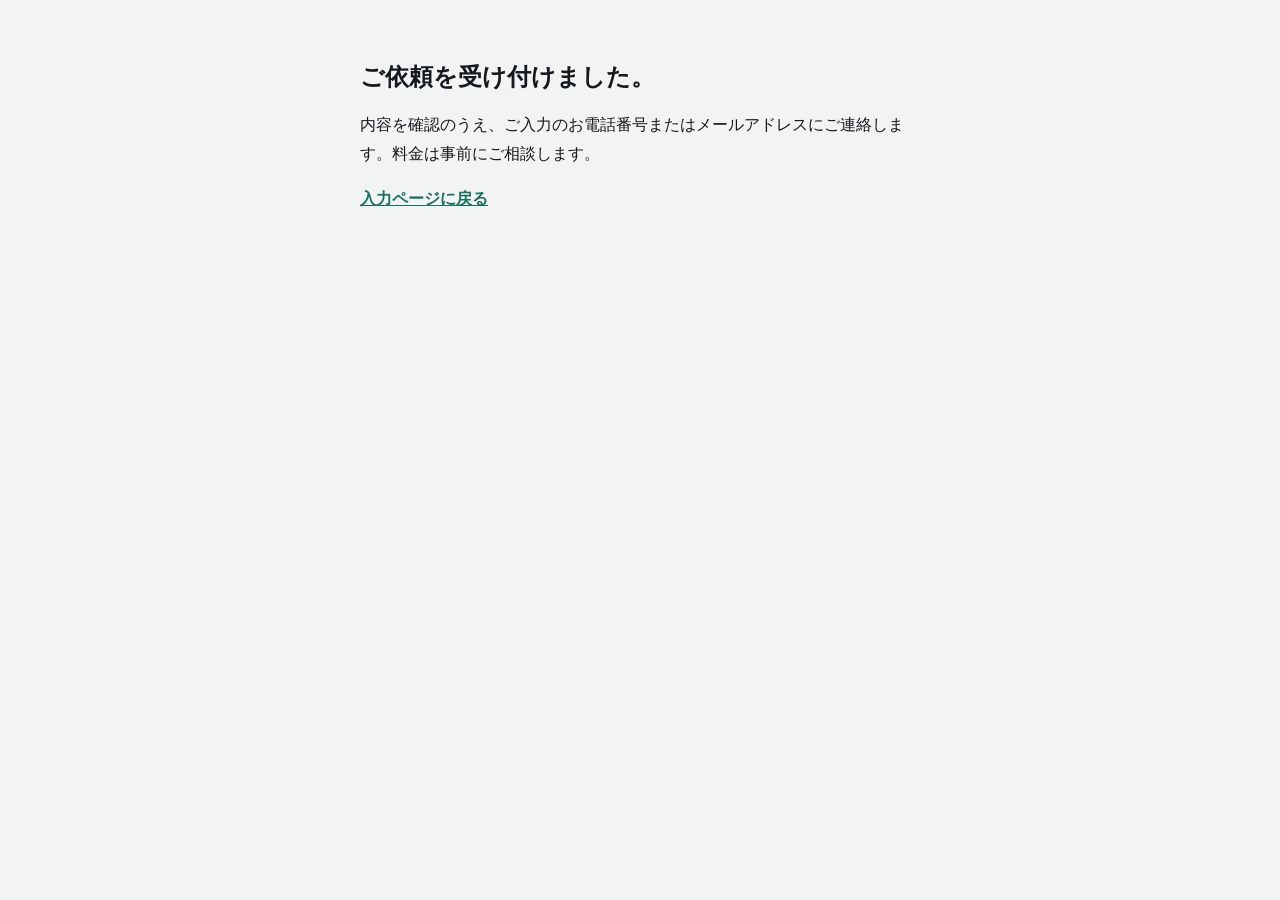
<file: fujimino/thanks.html>
<!doctype html>
<html lang="ja">
<head>
<meta charset="utf-8">
<meta name="viewport" content="width=device-width, initial-scale=1">
<meta name="robots" content="noindex, nofollow">
<title>受付完了 | 住まいのお助け依頼</title>
<style>
body { margin: 0; font-family: "Hiragino Kaku Gothic ProN", "Yu Gothic", system-ui, sans-serif; line-height: 1.8; background: #f2f4f3; color: #14191d; }
main { max-width: 560px; margin: 0 auto; padding: 56px 20px; }
h1 { font-size: 24px; margin: 0 0 12px; }
p { margin: 0 0 16px; }
a { color: #1b6f62; font-weight: 700; }
@media (prefers-color-scheme: dark) { body { background: #0f1315; color: #eaefed; } a { color: #4fc2ae; } }
</style>
</head>
<body>
<main>
  <h1>ご依頼を受け付けました。</h1>
  <p>内容を確認のうえ、ご入力のお電話番号またはメールアドレスにご連絡します。料金は事前にご相談します。</p>
  <p><a href="/fujimino/">入力ページに戻る</a></p>
</main>
</body>
</html>
</file>
